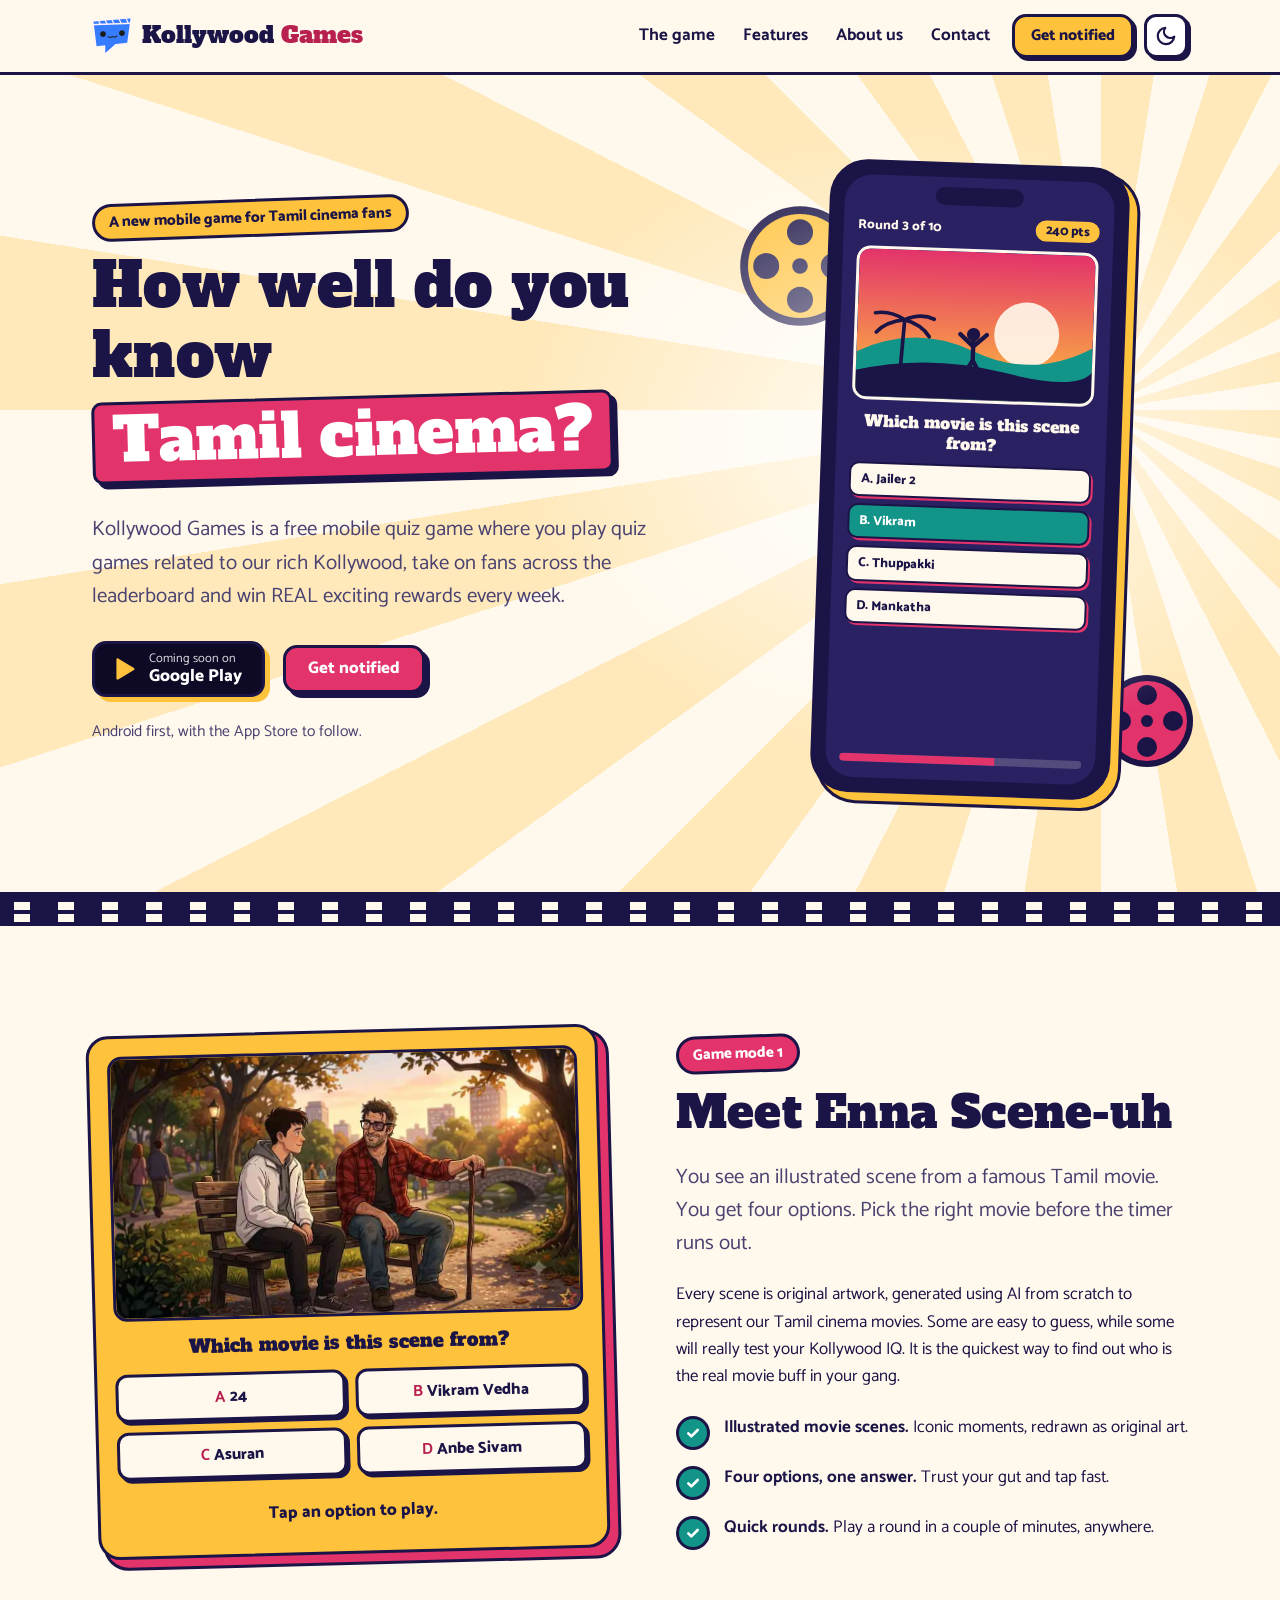
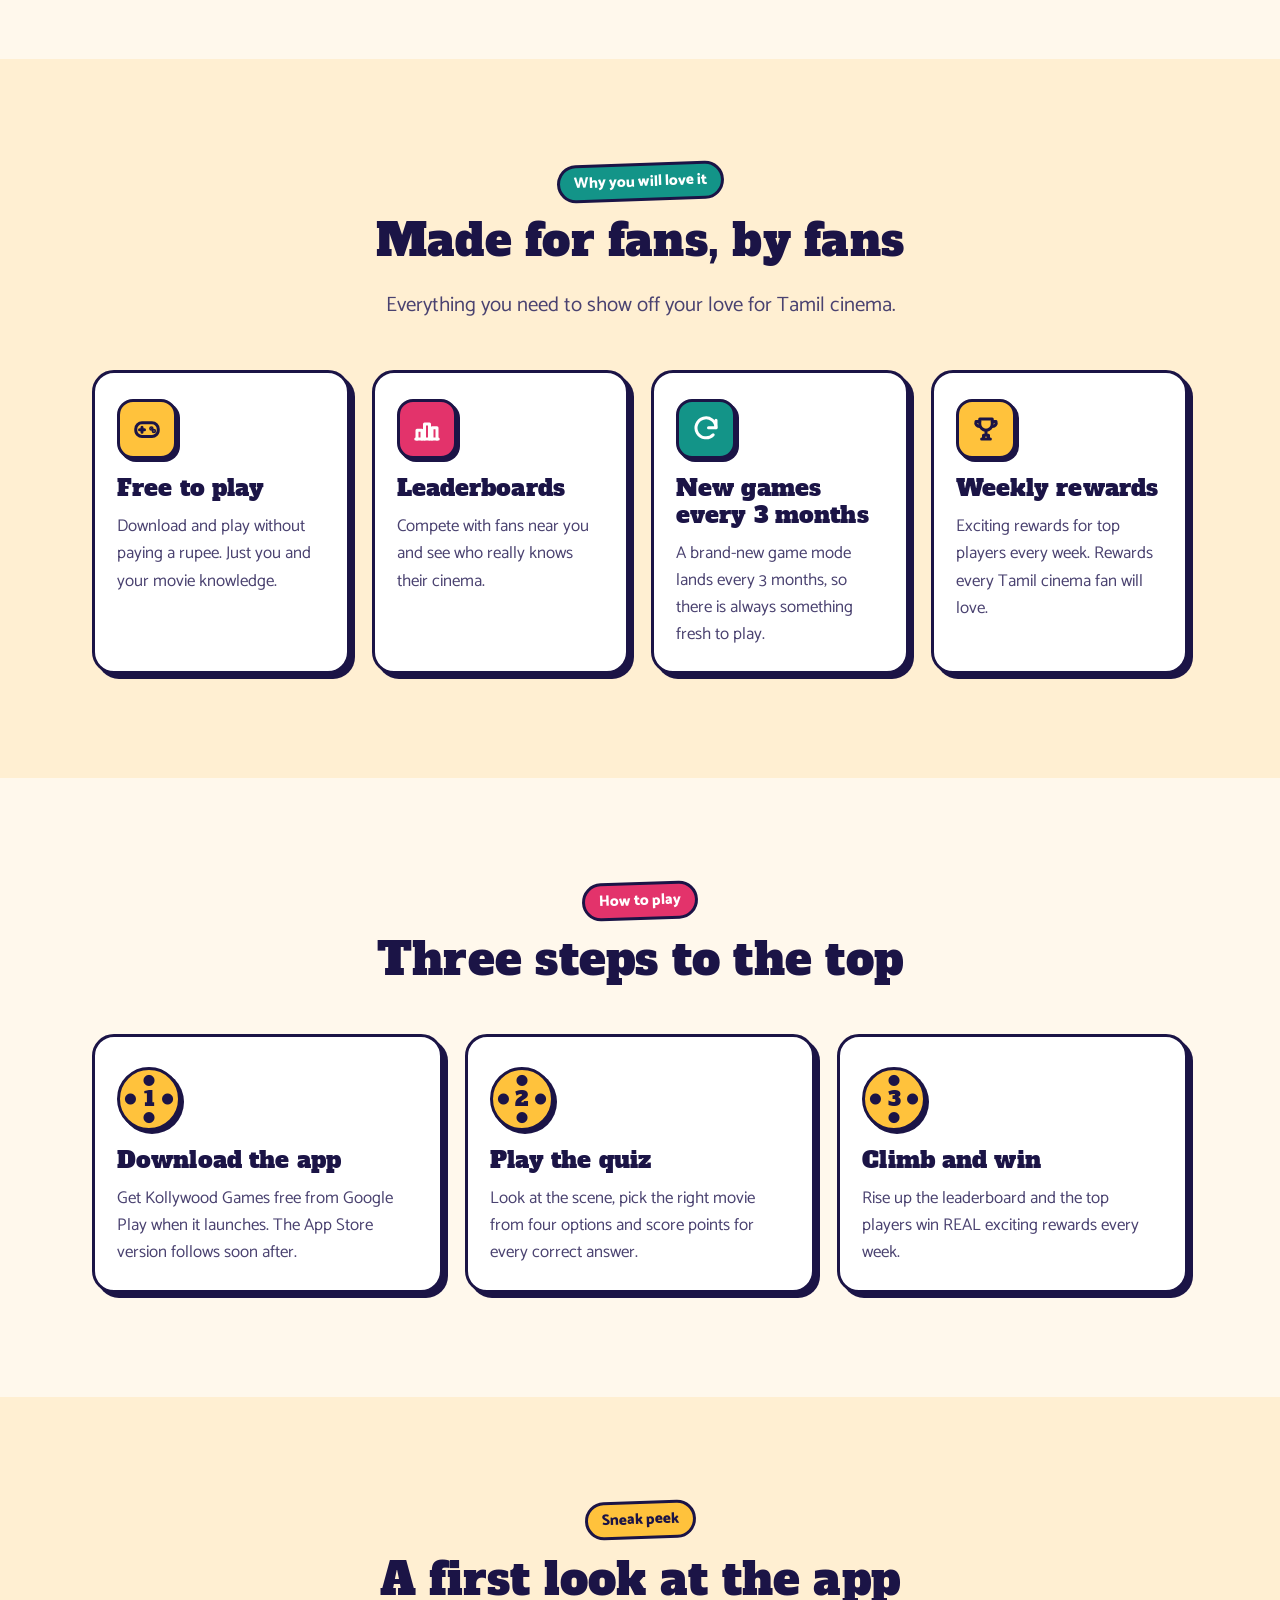
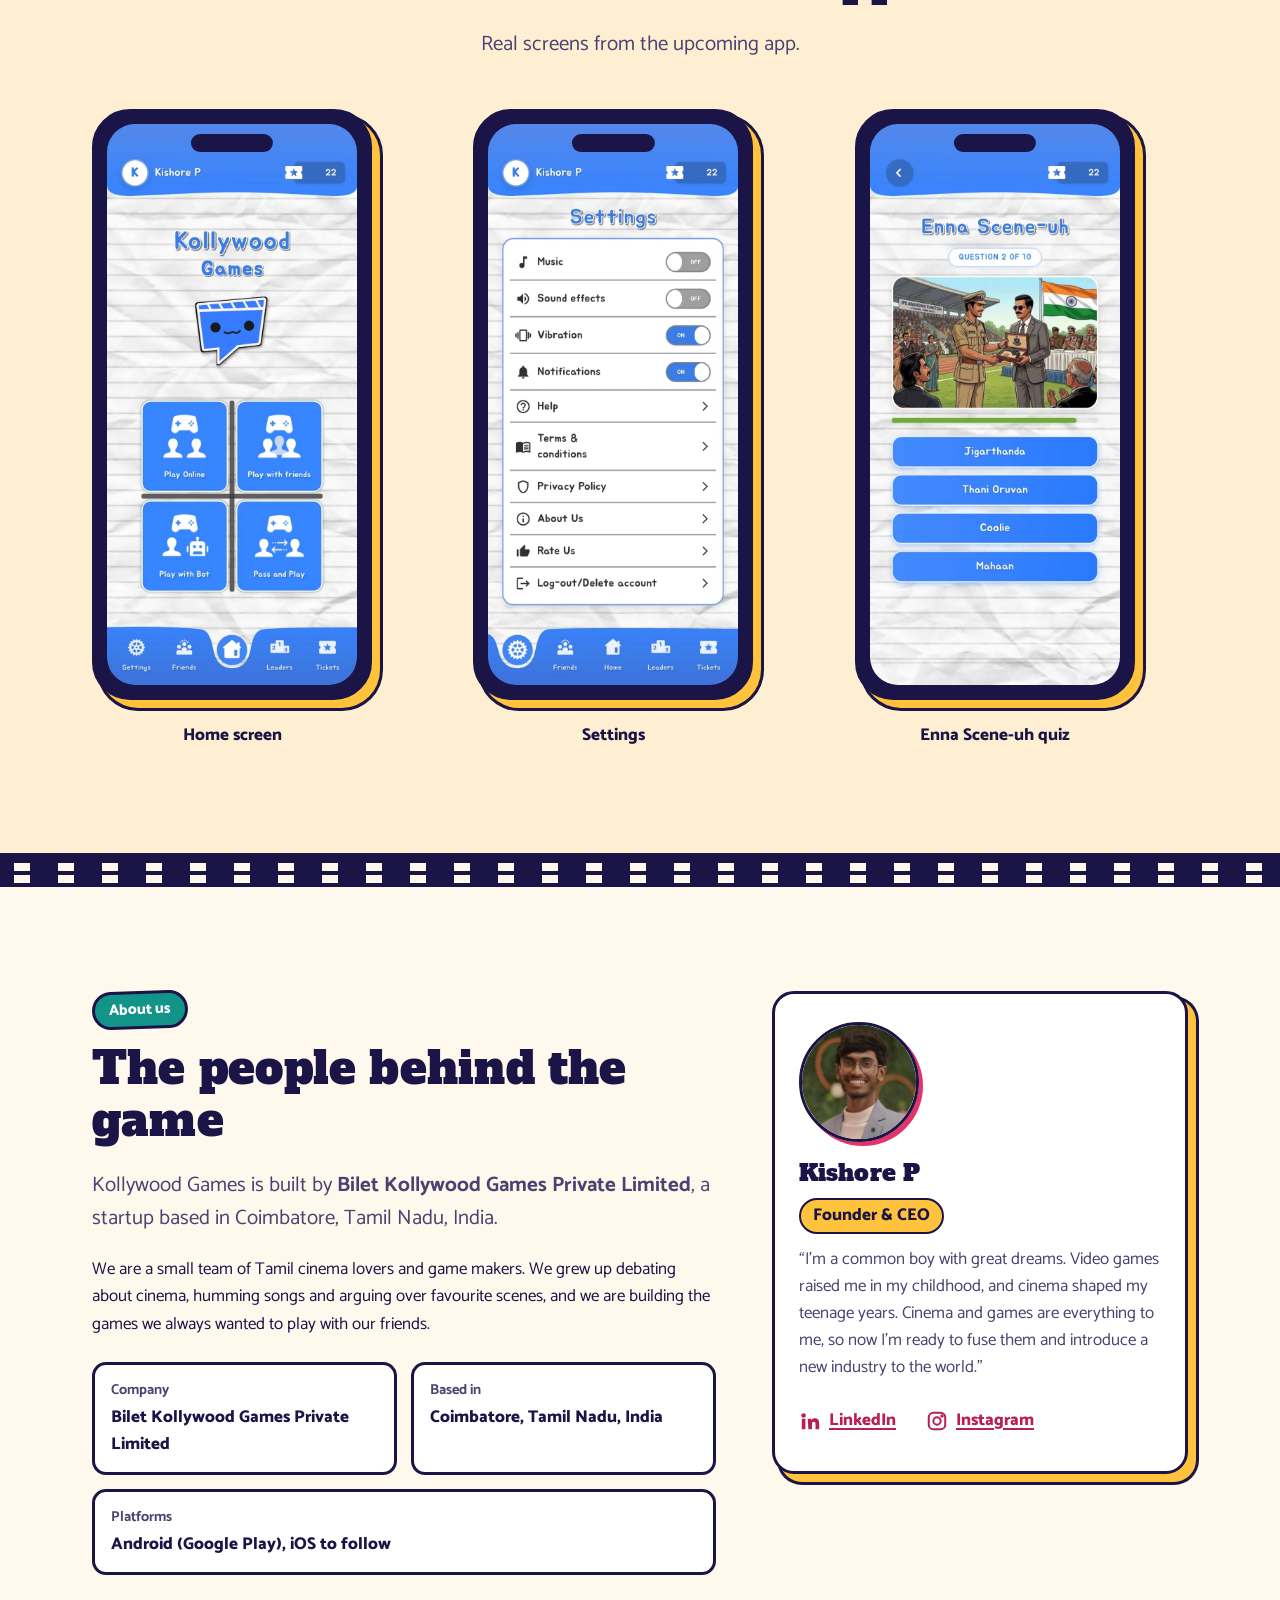
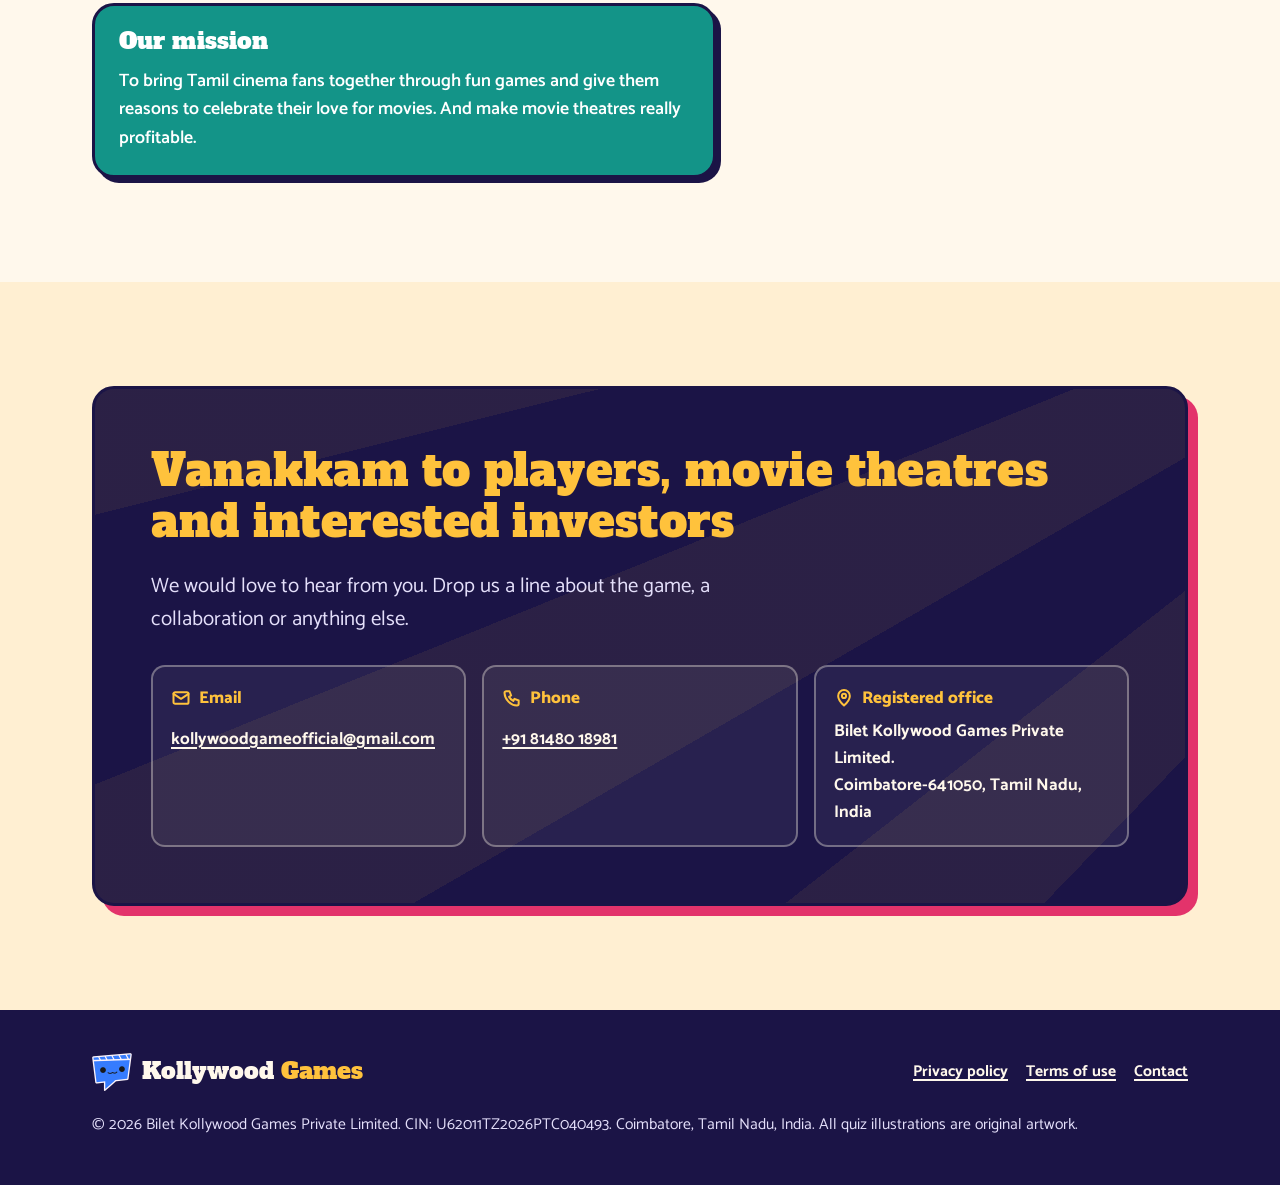
<file: index.html>
<!DOCTYPE html>
<html lang="en-IN">

<head>
  <meta charset="UTF-8">
  <meta name="viewport" content="width=device-width, initial-scale=1">
  <title>Kollywood Games | The mobile quiz game for Tamil cinema fans</title>
  <meta name="description"
    content="Kollywood Games is a free mobile quiz game for Tamil cinema fans. Play Enna Scene-uh: guess the movie from an illustrated scene, climb the leaderboard and win exciting weekly rewards. Coming soon on Google Play. Built by Bilet Kollywood Games Private Limited, Coimbatore.">
  <meta name="theme-color" content="#1B1446">
  <link rel="canonical" href="https://kollywoodgames.com/">

  <!-- Open Graph -->
  <meta property="og:type" content="website">
  <meta property="og:site_name" content="Kollywood Games">
  <meta property="og:title" content="Kollywood Games | How well do you know Tamil cinema?">
  <meta property="og:description"
    content="A free mobile quiz game for Tamil cinema fans. Guess the movie from an illustrated scene, climb the leaderboard and win exciting weekly rewards. Coming soon on Google Play.">
  <meta property="og:url" content="https://kollywoodgames.com/">
  <meta property="og:image" content="https://kollywoodgames.com/images/og-image.png">
  <meta property="og:image:width" content="1200">
  <meta property="og:image:height" content="630">
  <meta property="og:image:alt" content="Kollywood Games: How well do you know Tamil cinema? Coming soon on Google Play.">
  <meta property="og:locale" content="en_IN">

  <!-- Twitter -->
  <meta name="twitter:card" content="summary_large_image">
  <meta name="twitter:title" content="Kollywood Games | How well do you know Tamil cinema?">
  <meta name="twitter:description"
    content="A free mobile quiz game for Tamil cinema fans. Guess the movie, climb the leaderboard, win weekly rewards. Coming soon on Google Play.">
  <meta name="twitter:image" content="https://kollywoodgames.com/images/og-image.png">
  <meta name="twitter:image:alt" content="Kollywood Games: How well do you know Tamil cinema?">

  <!-- Favicon -->
  <link rel="icon" type="image/png" sizes="32x32" href="images/favicon-32.png">
  <link rel="apple-touch-icon" href="images/apple-touch-icon.png">

  <!-- Apply the saved theme before first paint -->
  <script>
    try { var t = localStorage.getItem("kg-theme"); if (t === "light" || t === "dark") document.documentElement.setAttribute("data-theme", t); } catch (e) {}
  </script>

  <!-- Fonts -->
  <link rel="preconnect" href="https://fonts.googleapis.com">
  <link rel="preconnect" href="https://fonts.gstatic.com" crossorigin>
  <link href="https://fonts.googleapis.com/css2?family=Alfa+Slab+One&family=Catamaran:wght@400;600;700;800&display=swap"
    rel="stylesheet">

  <link rel="stylesheet" href="styles.css?v=5">

  <script type="application/ld+json">
  {
    "@context": "https://schema.org",
    "@type": "Organization",
    "name": "Bilet Kollywood Games Private Limited",
    "alternateName": "Kollywood Games",
    "url": "https://kollywoodgames.com/",
    "logo": "https://kollywoodgames.com/images/logo-160.png",
    "description": "A startup building fun mobile games for Tamil cinema fans.",
    "address": {
      "@type": "PostalAddress",
      "addressLocality": "Coimbatore",
      "addressRegion": "Tamil Nadu",
      "addressCountry": "IN"
    }
  }
  </script>
</head>

<body>
  <a class="skip-link" href="#main">Skip to content</a>

  <!-- ================= Header ================= -->
  <header class="site-header">
    <div class="container header-inner">
      <a class="wordmark" href="#top" aria-label="Kollywood Games home">
        <img src="images/logo-160.png" width="40" height="40" alt="">
        <span>Kollywood <span>Games</span></span>
      </a>

      <div class="header-actions">
        <nav id="site-nav" class="site-nav" aria-label="Main">
          <ul>
            <li><a href="#game">The game</a></li>
            <li><a href="#features">Features</a></li>
            <li><a href="#about">About us</a></li>
            <li><a href="#contact">Contact</a></li>
          </ul>
          <a class="btn btn-sm nav-cta"
            href="mailto:kollywoodgameofficial@gmail.com?subject=Notify%20me%20when%20Kollywood%20Games%20launches">Get notified</a>
        </nav>

        <a class="btn btn-sm header-cta"
          href="mailto:kollywoodgameofficial@gmail.com?subject=Notify%20me%20when%20Kollywood%20Games%20launches">Get notified</a>

        <button class="icon-btn theme-toggle" type="button" aria-label="Switch to dark mode">
          <svg class="icon-moon" viewBox="0 0 24 24" fill="none" stroke="currentColor" stroke-width="2.4" stroke-linecap="round" stroke-linejoin="round" aria-hidden="true"><path d="M21 12.8A9 9 0 1 1 11.2 3a7 7 0 0 0 9.8 9.8z"/></svg>
          <svg class="icon-sun" viewBox="0 0 24 24" fill="none" stroke="currentColor" stroke-width="2.4" stroke-linecap="round" aria-hidden="true"><circle cx="12" cy="12" r="4.5"/><path d="M12 2v2.5M12 19.5V22M2 12h2.5M19.5 12H22M4.9 4.9l1.8 1.8M17.3 17.3l1.8 1.8M4.9 19.1l1.8-1.8M17.3 6.7l1.8-1.8"/></svg>
        </button>

        <button class="icon-btn menu-toggle" type="button" aria-expanded="false" aria-controls="site-nav" aria-label="Open menu">
          <svg viewBox="0 0 24 24" fill="none" stroke="currentColor" stroke-width="2.6" stroke-linecap="round" aria-hidden="true"><path d="M4 7h16M4 12h16M4 17h16"/></svg>
        </button>
      </div>
    </div>
  </header>

  <main id="main">
    <!-- ================= Hero ================= -->
    <section class="hero" id="top" aria-labelledby="hero-title">
      <div class="container hero-grid">
        <div>
          <span class="eyebrow eyebrow-gold">A new mobile game for Tamil cinema fans</span>
          <h1 id="hero-title">How well do you know <span class="highlight">Tamil cinema?</span></h1>
          <p class="lead">Kollywood Games is a free mobile quiz game where you play quiz games related to our rich Kollywood, take on fans across the leaderboard and win REAL exciting rewards every week.</p>

          <div class="hero-actions">
            <!-- When the app is live, change this href to your Google Play listing: [Google Play listing URL] -->
            <a class="store-badge"
              href="mailto:kollywoodgameofficial@gmail.com?subject=Notify%20me%20when%20Kollywood%20Games%20is%20on%20Google%20Play"
              aria-label="Coming soon on Google Play. Ask to be notified when it launches.">
              <svg viewBox="0 0 24 24" aria-hidden="true"><path fill="#FFC23C" d="M5 3.2v17.6c0 .8.9 1.3 1.6.9l14.6-8.8c.7-.4.7-1.4 0-1.8L6.6 2.3C5.9 1.9 5 2.4 5 3.2z"/></svg>
              <span><small>Coming soon on</small><strong>Google Play</strong></span>
            </a>
            <a class="btn btn-pink"
              href="mailto:kollywoodgameofficial@gmail.com?subject=Notify%20me%20when%20Kollywood%20Games%20launches">Get notified</a>
          </div>
          <p class="hero-note">Android first, with the App Store to follow.</p>
        </div>

        <div class="hero-visual">
          <svg class="reel reel-1" viewBox="0 0 100 100" aria-hidden="true"><circle cx="50" cy="50" r="46" fill="#1B1446"/><circle cx="50" cy="50" r="40" fill="#FFC23C"/><circle cx="50" cy="24" r="10" fill="#1B1446"/><circle cx="50" cy="76" r="10" fill="#1B1446"/><circle cx="24" cy="50" r="10" fill="#1B1446"/><circle cx="76" cy="50" r="10" fill="#1B1446"/><circle cx="50" cy="50" r="6" fill="#1B1446"/></svg>
          <svg class="reel reel-2" viewBox="0 0 100 100" aria-hidden="true"><circle cx="50" cy="50" r="46" fill="#1B1446"/><circle cx="50" cy="50" r="40" fill="#E3336B"/><circle cx="50" cy="24" r="10" fill="#1B1446"/><circle cx="50" cy="76" r="10" fill="#1B1446"/><circle cx="24" cy="50" r="10" fill="#1B1446"/><circle cx="76" cy="50" r="10" fill="#1B1446"/><circle cx="50" cy="50" r="6" fill="#1B1446"/></svg>

          <div class="phone">
            <div class="phone-screen">
              <!--
                ADD YOUR APP SCREENSHOT HERE
                Replace the whole <div class="mock"> ... </div> block below with:
                <img src="images/screenshot-hero.webp" width="360" height="760"
                     alt="Enna Scene-uh quiz screen showing an illustrated movie scene and four answer options">
                Tip: export at about 720 x 1520 px as WebP to keep it light.
              -->
              <div class="mock" role="img" aria-label="Preview of the Enna Scene-uh quiz screen: an illustrated movie scene with four answer options">
                <div class="mock-top" aria-hidden="true">
                  <span>Round 3 of 10</span>
                  <span class="mock-pill">240 pts</span>
                </div>
                <div class="mock-scene" aria-hidden="true">
                  <svg viewBox="0 0 320 200">
                    <defs>
                      <linearGradient id="sky1" x1="0" y1="0" x2="0" y2="1"><stop offset="0" stop-color="#E3336B"/><stop offset="1" stop-color="#FFC23C"/></linearGradient>
                    </defs>
                    <rect width="320" height="200" fill="url(#sky1)"/>
                    <circle cx="230" cy="110" r="44" fill="#FFF8EC" opacity=".9"/>
                    <path d="M0 140 Q80 100 160 135 T320 125 V200 H0z" fill="#139488"/>
                    <path d="M0 165 Q100 140 200 162 T320 158 V200 H0z" fill="#1B1446"/>
                    <path d="M60 165 l4-70" stroke="#1B1446" stroke-width="5"/>
                    <path d="M64 95 q-26 4-38 18 M64 95 q-20-12-40-8 M64 95 q22-10 40-2 M64 95 q24 6 34 22" stroke="#1B1446" stroke-width="5" fill="none" stroke-linecap="round"/>
                    <circle cx="158" cy="112" r="9" fill="#1B1446"/>
                    <path d="M158 121 v26 M158 128 l-18-16 M158 128 l18-16 M158 147 l-10 18 M158 147 l10 18" stroke="#1B1446" stroke-width="6" stroke-linecap="round"/>
                  </svg>
                </div>
                <p class="mock-q" aria-hidden="true">Which movie is this scene from?</p>
                <ul class="mock-options" aria-hidden="true">
                  <li>A. Jailer 2</li>
                  <li class="is-picked">B. Vikram</li>
                  <li>C. Thuppakki</li>
                  <li>D. Mankatha</li>
                </ul>
                <div class="mock-timer" aria-hidden="true"><span></span></div>
              </div>
            </div>
          </div>
        </div>
      </div>
    </section>

    <div class="film-strip" aria-hidden="true"></div>

    <!-- ================= The game ================= -->
    <section class="section" id="game" aria-labelledby="game-title">
      <div class="container game-grid">
        <div class="banner-card">
          <div class="scene">
            <img src="images/scene-1.webp" width="963" height="537" loading="lazy" decoding="async"
              alt="Illustrated movie scene: a young man in a hoodie and an older man with glasses and a walking stick chat on a park bench at sunset">
          </div>
          <p class="caption" id="quiz-q">Which movie is this scene from?</p>
          <ul class="option-grid" aria-labelledby="quiz-q">
            <li><button type="button" class="quiz-opt"><b>A</b> 24</button></li>
            <li><button type="button" class="quiz-opt"><b>B</b> Vikram Vedha</button></li>
            <li><button type="button" class="quiz-opt"><b>C</b> Asuran</button></li>
            <li><button type="button" class="quiz-opt" data-correct><b>D</b> Anbe Sivam</button></li>
          </ul>
          <div class="quiz-footer">
            <p class="quiz-result" role="status" aria-live="polite">Tap an option to play.</p>
            <button type="button" class="quiz-again" hidden>Play again</button>
          </div>
          <div class="confetti" aria-hidden="true"></div>
        </div>

        <div>
          <span class="eyebrow eyebrow-pink">Game mode 1</span>
          <h2 id="game-title">Meet <span class="nowrap">Enna Scene-uh</span></h2>
          <p class="lead">You see an illustrated scene from a famous Tamil movie. You get four options. Pick the right movie before the timer runs out.</p>
          <p>Every scene is original artwork, generated using AI from scratch to represent our Tamil cinema movies. Some are easy to guess, while some will really test your Kollywood IQ. It is the quickest way to find out who is the real movie buff in your gang.</p>
          <ul class="check-list">
            <li><span class="dot" aria-hidden="true"><svg viewBox="0 0 24 24" fill="none" stroke="currentColor" stroke-width="4" stroke-linecap="round" stroke-linejoin="round"><path d="M5 12.5l4.5 4.5L19 7.5"/></svg></span><span><strong>Illustrated movie scenes.</strong> Iconic moments, redrawn as original art.</span></li>
            <li><span class="dot" aria-hidden="true"><svg viewBox="0 0 24 24" fill="none" stroke="currentColor" stroke-width="4" stroke-linecap="round" stroke-linejoin="round"><path d="M5 12.5l4.5 4.5L19 7.5"/></svg></span><span><strong>Four options, one answer.</strong> Trust your gut and tap fast.</span></li>
            <li><span class="dot" aria-hidden="true"><svg viewBox="0 0 24 24" fill="none" stroke="currentColor" stroke-width="4" stroke-linecap="round" stroke-linejoin="round"><path d="M5 12.5l4.5 4.5L19 7.5"/></svg></span><span><strong>Quick rounds.</strong> Play a round in a couple of minutes, anywhere.</span></li>
          </ul>
        </div>
      </div>
    </section>

    <!-- ================= Features ================= -->
    <section class="section section-alt" id="features" aria-labelledby="features-title">
      <div class="container">
        <div class="section-head center">
          <span class="eyebrow">Why you will love it</span>
          <h2 id="features-title">Made for fans, by fans</h2>
          <p class="lead">Everything you need to show off your love for Tamil cinema.</p>
        </div>

        <ul class="feature-grid">
          <li class="card">
            <div class="card-icon bg-gold" aria-hidden="true"><svg viewBox="0 0 24 24" fill="none" stroke="currentColor" stroke-width="2.4" stroke-linecap="round" stroke-linejoin="round"><rect x="3" y="7" width="18" height="11" rx="5"/><path d="M8 10.5v4M6 12.5h4"/><circle cx="15.5" cy="11.5" r=".6" fill="currentColor"/><circle cx="17.5" cy="13.5" r=".6" fill="currentColor"/></svg></div>
            <h3>Free to play</h3>
            <p>Download and play without paying a rupee. Just you and your movie knowledge.</p>
          </li>
          <li class="card">
            <div class="card-icon bg-pink" aria-hidden="true"><svg viewBox="0 0 24 24" fill="none" stroke="currentColor" stroke-width="2.4" stroke-linecap="round" stroke-linejoin="round"><path d="M4 20V13h4v7M10 20V8h4v12M16 20v-9h4v9"/><path d="M3 20h18"/></svg></div>
            <h3>Leaderboards</h3>
            <p>Compete with fans near you and see who really knows their cinema.</p>
          </li>
          <li class="card">
            <div class="card-icon bg-teal" aria-hidden="true"><svg viewBox="0 0 24 24" fill="none" stroke="currentColor" stroke-width="2.4" stroke-linecap="round" stroke-linejoin="round"><path d="M20 11a8 8 0 1 0-2.3 5.7"/><path d="M20 5v6h-6"/></svg></div>
            <h3>New games every 3 months</h3>
            <p>A brand-new game mode lands every 3 months, so there is always something fresh to play.</p>
          </li>
          <li class="card">
            <div class="card-icon bg-gold" aria-hidden="true"><svg viewBox="0 0 24 24" fill="none" stroke="currentColor" stroke-width="2.4" stroke-linecap="round" stroke-linejoin="round"><path d="M7 4h10v4a5 5 0 0 1-10 0z"/><path d="M7 6H4a3 3 0 0 0 3 4M17 6h3a3 3 0 0 1-3 4"/><path d="M12 13v4M8.5 20h7M10 17h4v3h-4z"/></svg></div>
            <h3>Weekly rewards</h3>
            <p>Exciting rewards for top players every week. Rewards every Tamil cinema fan will love.</p>
          </li>
        </ul>
      </div>
    </section>

    <!-- ================= How to play ================= -->
    <section class="section" id="how-to-play" aria-labelledby="how-title">
      <div class="container">
        <div class="section-head center">
          <span class="eyebrow eyebrow-pink">How to play</span>
          <h2 id="how-title">Three steps to the top</h2>
        </div>

        <ol class="steps">
          <li class="step">
            <div class="step-num" aria-hidden="true">1</div>
            <h3>Download the app</h3>
            <p>Get Kollywood Games free from Google Play when it launches. The App Store version follows soon after.</p>
          </li>
          <li class="step">
            <div class="step-num" aria-hidden="true">2</div>
            <h3>Play the quiz</h3>
            <p>Look at the scene, pick the right movie from four options and score points for every correct answer.</p>
          </li>
          <li class="step">
            <div class="step-num" aria-hidden="true">3</div>
            <h3>Climb and win</h3>
            <p>Rise up the leaderboard and the top players win REAL exciting rewards every week.</p>
          </li>
        </ol>
      </div>
    </section>

    <!-- ================= Screenshots ================= -->
    <section class="section section-alt" id="screenshots" aria-labelledby="shots-title">
      <div class="container">
        <div class="section-head center">
          <span class="eyebrow eyebrow-gold">Sneak peek</span>
          <h2 id="shots-title">A first look at the app</h2>
          <p class="lead">Real screens from the upcoming app.</p>
        </div>

        <ul class="shots">
          <li>
            <figure>
              <div class="phone">
                <div class="phone-screen">
                  <img src="images/screenshot-1.webp" width="712" height="1600" loading="lazy" decoding="async" alt="Kollywood Games home screen with Play online, Play with friends, Play with bot and Pass and play modes">
                </div>
              </div>
              <figcaption>Home screen</figcaption>
            </figure>
          </li>
          <li>
            <figure>
              <div class="phone">
                <div class="phone-screen">
                  <img src="images/screenshot-2.webp" width="712" height="1600" loading="lazy" decoding="async" alt="Kollywood Games settings screen with music, sound, vibration and notification toggles">
                </div>
              </div>
              <figcaption>Settings</figcaption>
            </figure>
          </li>
          <li>
            <figure>
              <div class="phone">
                <div class="phone-screen">
                  <img src="images/screenshot-3.webp" width="712" height="1600" loading="lazy" decoding="async" alt="Enna Scene-uh quiz screen showing an illustrated movie scene and four movie options">
                </div>
              </div>
              <figcaption>Enna Scene-uh quiz</figcaption>
            </figure>
          </li>
        </ul>
      </div>
    </section>

    <div class="film-strip" aria-hidden="true"></div>

    <!-- ================= About us ================= -->
    <section class="section" id="about" aria-labelledby="about-title">
      <div class="container about-grid">
        <div>
          <span class="eyebrow">About us</span>
          <h2 id="about-title">The people behind the game</h2>
          <p class="lead">Kollywood Games is built by <strong>Bilet Kollywood Games Private Limited</strong>, a startup based in Coimbatore, Tamil Nadu, India.</p>
          <p>We are a small team of Tamil cinema lovers and game makers. We grew up debating about cinema, humming songs and arguing over favourite scenes, and we are building the games we always wanted to play with our friends.</p>

          <dl class="facts">
            <div>
              <dt>Company</dt>
              <dd>Bilet Kollywood Games Private Limited</dd>
            </div>
            <div>
              <dt>Based in</dt>
              <dd>Coimbatore, Tamil Nadu, India</dd>
            </div>
            <div>
              <dt>Platforms</dt>
              <dd>Android (Google Play), iOS to follow</dd>
            </div>
          </dl>

          <div class="mission">
            <h3>Our mission</h3>
            <p>To bring Tamil cinema fans together through fun games and give them reasons to celebrate their love for movies. And make movie theatres really profitable.</p>
          </div>
        </div>

        <aside class="founder" aria-labelledby="founder-name">
          <img class="founder-photo" src="images/founder.webp" width="120" height="120" loading="lazy" decoding="async" alt="Photo of Kishore P, Founder and CEO of Kollywood Games">
          <h3 id="founder-name">Kishore P</h3>
          <span class="founder-role">Founder &amp; CEO</span>
          <p>&ldquo;I'm a common boy with great dreams. Video games raised me in my childhood, and cinema shaped my teenage years. Cinema and games are everything to me, so now I'm ready to fuse them and introduce a new industry to the world.&rdquo;</p>
          <div class="founder-links">
            <a class="link-btn" href="https://www.linkedin.com/in/kishore-p-kollywood" rel="noopener" target="_blank">
              <svg viewBox="0 0 24 24" fill="currentColor" aria-hidden="true"><path d="M4.98 3.5a2.5 2.5 0 1 1 0 5 2.5 2.5 0 0 1 0-5zM3 9.5h4V21H3zM9.5 9.5h3.8v1.6h.1c.5-1 1.8-2 3.8-2 4 0 4.8 2.6 4.8 6V21h-4v-5.2c0-1.3 0-2.9-1.8-2.9s-2 1.4-2 2.8V21h-4z"/></svg>
              LinkedIn<span class="visually-hidden"> (opens in a new tab)</span>
            </a>
            <a class="link-btn" href="https://www.instagram.com/kishor.ist" rel="noopener" target="_blank">
              <svg viewBox="0 0 24 24" fill="none" stroke="currentColor" stroke-width="2.2" stroke-linecap="round" stroke-linejoin="round" aria-hidden="true"><rect x="3" y="3" width="18" height="18" rx="5"/><circle cx="12" cy="12" r="4"/><circle cx="17.5" cy="6.5" r=".8" fill="currentColor"/></svg>
              Instagram<span class="visually-hidden"> (opens in a new tab)</span>
            </a>
          </div>
        </aside>
      </div>
    </section>

    <!-- ================= Contact ================= -->
    <section class="section section-alt" id="contact" aria-labelledby="contact-title">
      <div class="container">
        <div class="contact-panel">
          <h2 id="contact-title">Vanakkam to players, movie theatres and interested investors</h2>
          <p class="lead">We would love to hear from you. Drop us a line about the game, a collaboration or anything else.</p>

          <ul class="contact-list">
            <li>
              <span class="label"><svg viewBox="0 0 24 24" fill="none" stroke="currentColor" stroke-width="2.4" stroke-linecap="round" stroke-linejoin="round" aria-hidden="true"><rect x="3" y="5" width="18" height="14" rx="2"/><path d="M3 7l9 6 9-6"/></svg>Email</span>
              <a href="mailto:kollywoodgameofficial@gmail.com">kollywoodgameofficial@gmail.com</a>
            </li>
            <li>
              <span class="label"><svg viewBox="0 0 24 24" fill="none" stroke="currentColor" stroke-width="2.4" stroke-linecap="round" stroke-linejoin="round" aria-hidden="true"><path d="M5 4h4l2 5-2.5 1.5a11 11 0 0 0 5 5L15 13l5 2v4a2 2 0 0 1-2 2A16 16 0 0 1 3 6a2 2 0 0 1 2-2"/></svg>Phone</span>
              <a href="tel:+918148018981">+91 81480 18981</a>
            </li>
            <li>
              <span class="label"><svg viewBox="0 0 24 24" fill="none" stroke="currentColor" stroke-width="2.4" stroke-linecap="round" stroke-linejoin="round" aria-hidden="true"><path d="M12 21s-7-6.2-7-11.5a7 7 0 0 1 14 0C19 14.8 12 21 12 21z"/><circle cx="12" cy="9.5" r="2.5"/></svg>Registered office</span>
              <address>Bilet Kollywood Games Private Limited.<br>Coimbatore-641050, Tamil Nadu, India</address>
            </li>
          </ul>
        </div>
      </div>
    </section>
  </main>

  <!-- ================= Footer ================= -->
  <footer class="site-footer">
    <div class="container">
      <div class="footer-top">
        <a class="wordmark" href="#top" aria-label="Kollywood Games, back to top">
          <img src="images/logo-160.png" width="40" height="40" alt="" loading="lazy">
          <span>Kollywood <span>Games</span></span>
        </a>
        <ul class="footer-links">
          <li><a href="privacy-policy.html">Privacy policy</a></li>
          <li><a href="terms.html">Terms of use</a></li>
          <li><a href="#contact">Contact</a></li>
        </ul>
      </div>
      <p>&copy; 2026 Bilet Kollywood Games Private Limited. CIN: U62011TZ2026PTC040493. Coimbatore, Tamil Nadu, India. All quiz illustrations are original artwork.</p>
    </div>
  </footer>

  <script src="script.js?v=5" defer></script>
</body>

</html>
</file>
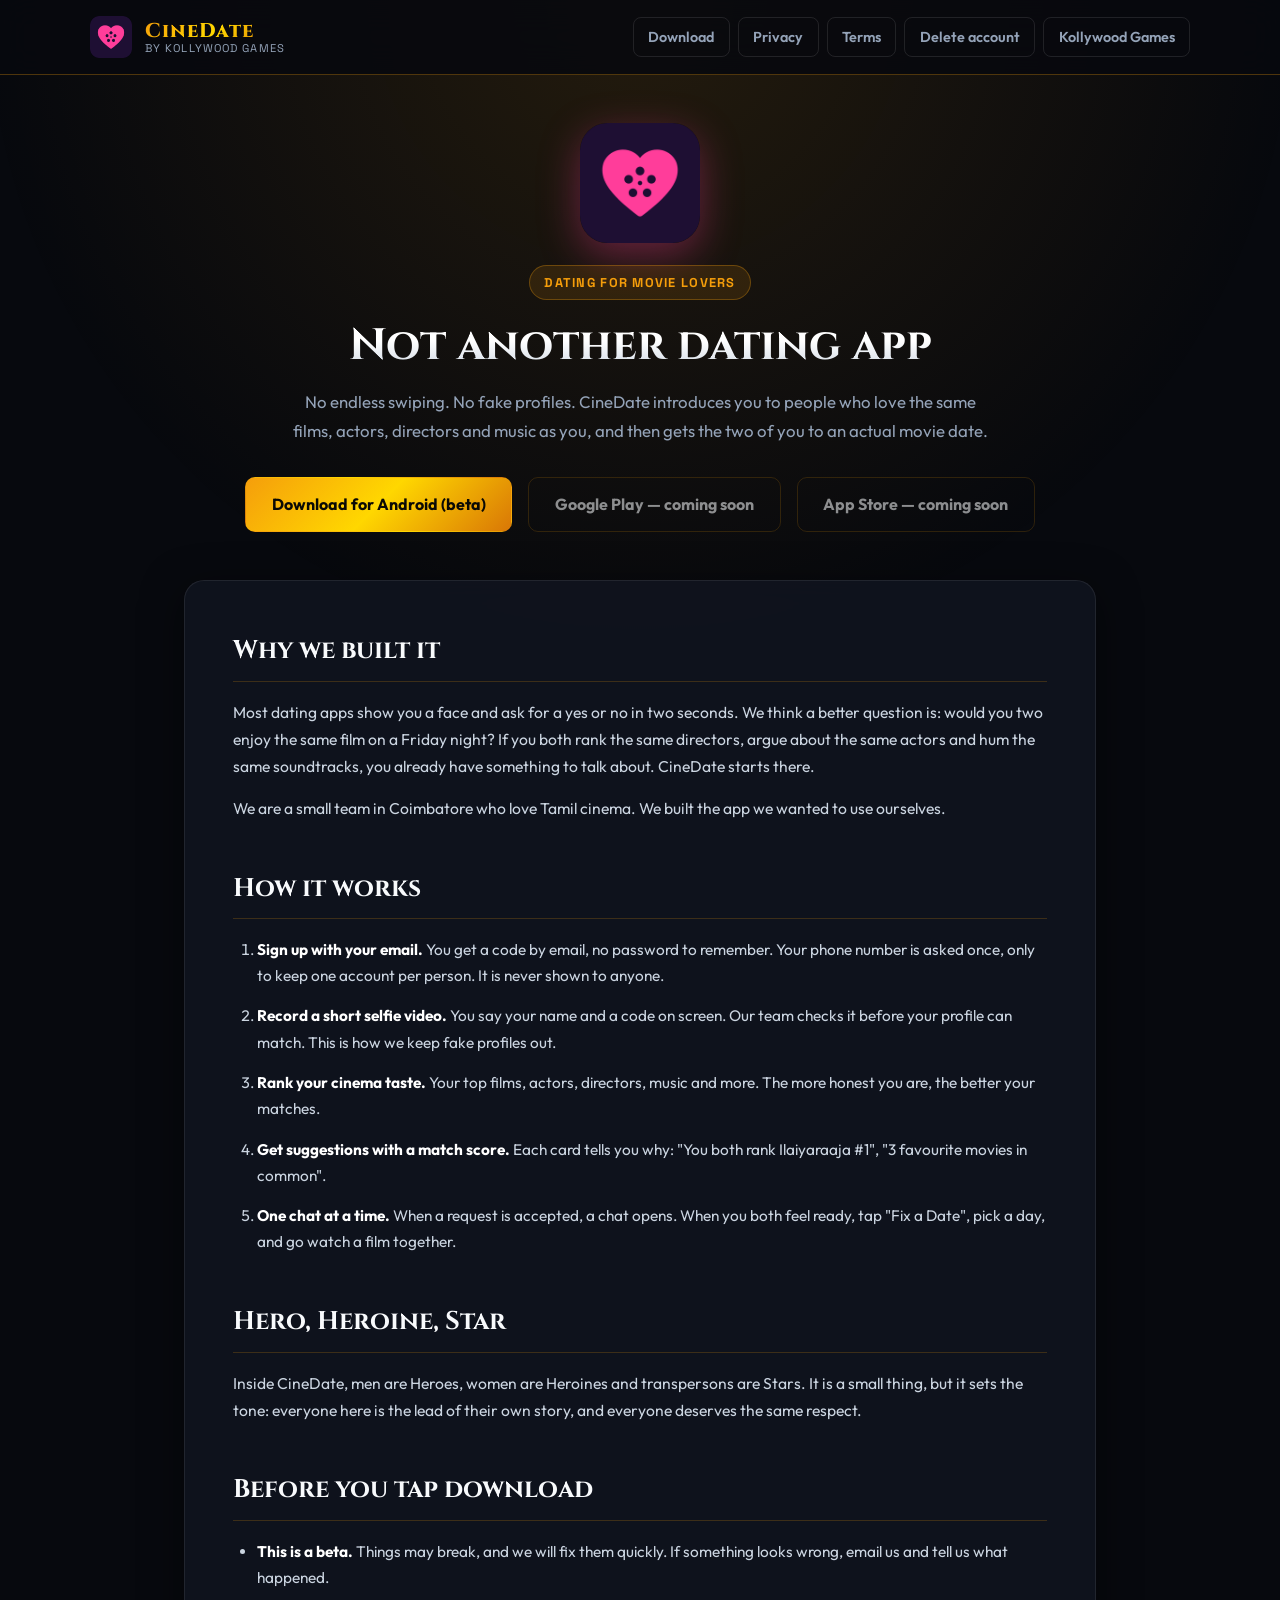
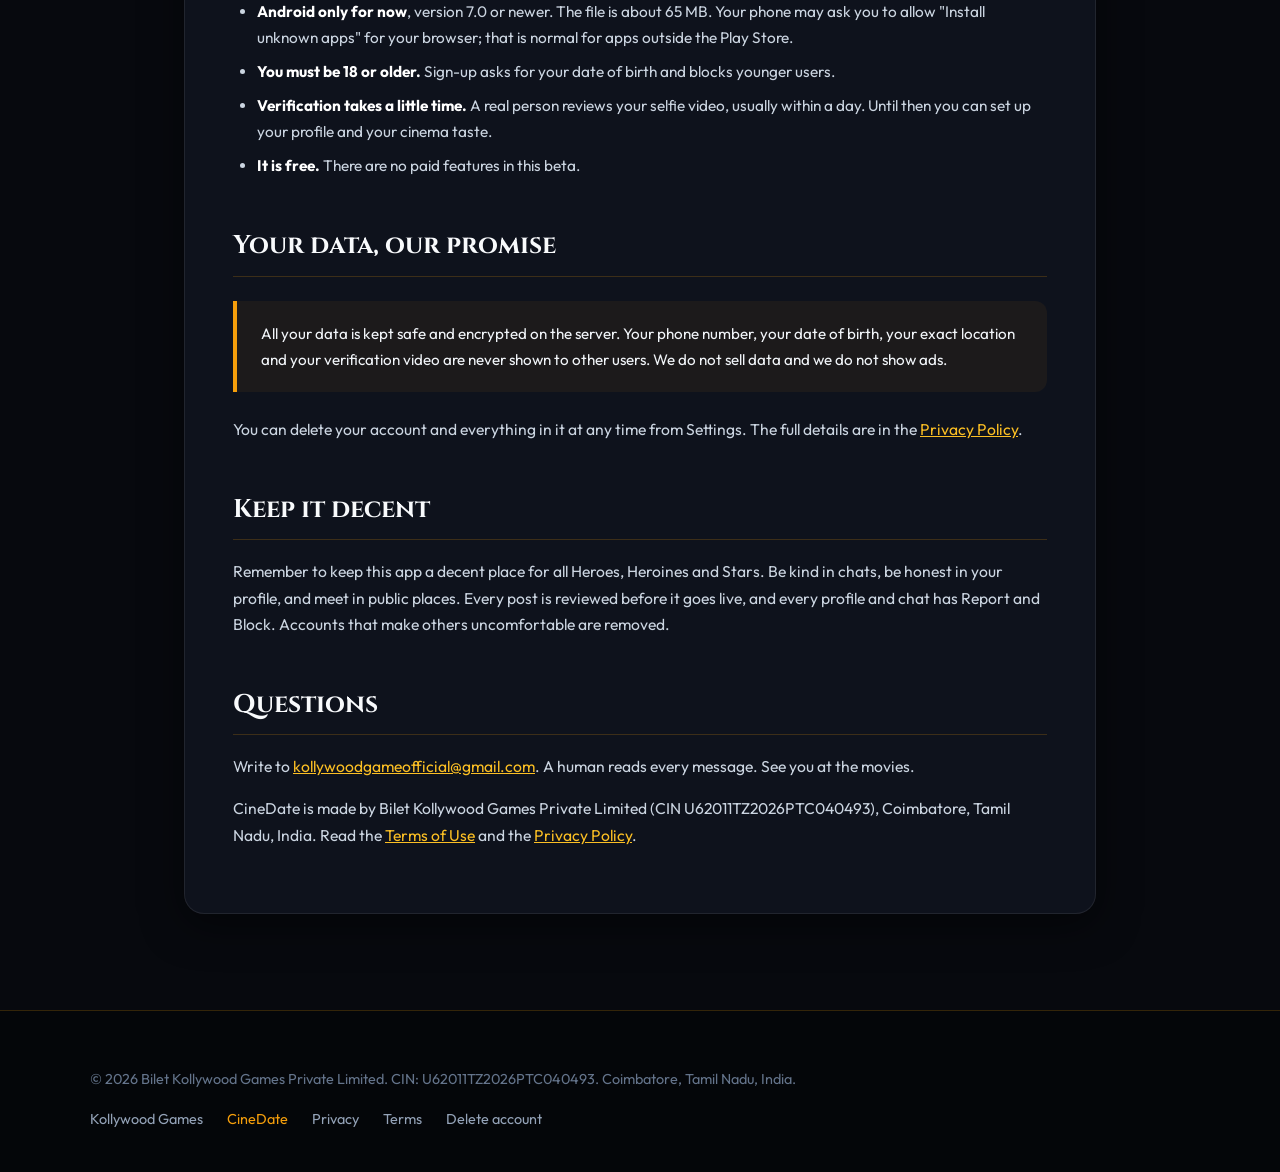
<file: cinedate/index.html>
<!DOCTYPE html>
<html lang="en">
<head>
  <meta charset="UTF-8">
  <meta name="viewport" content="width=device-width, initial-scale=1.0, maximum-scale=5.0">
  <title>CineDate | Not another dating app</title>
  <meta name="description" content="CineDate matches people by the films, actors, directors and music they love. Verified profiles, one chat at a time, and a real date night at the theatre. By Kollywood Games, Coimbatore.">
  <link rel="icon" type="image/png" href="favicon.png">
  <link rel="apple-touch-icon" href="logo-512.png">
  <link rel="preconnect" href="https://fonts.googleapis.com">
  <link rel="preconnect" href="https://fonts.gstatic.com" crossorigin>
  <link href="https://fonts.googleapis.com/css2?family=Cinzel:wght@600;700;800;900&family=Outfit:wght@300;400;500;600;700;800;900&family=Space+Grotesk:wght@500;600;700&display=swap" rel="stylesheet">
  <link rel="stylesheet" href="cinedate.css?v=3">
</head>
<body>
  <div class="bg-beam"></div>

  <header>
    <div class="nav-container">
      <a href="index.html" class="brand-link">
        <img src="logo-160.png" alt="CineDate logo" class="brand-logo">
        <span class="brand-text"><span class="brand-title">CineDate</span><span class="brand-sub">by Kollywood Games</span></span>
      </a>
      <nav class="nav-links">
        <a href="#download" class="nav-btn">Download</a>
        <a href="privacy.html" class="nav-btn">Privacy</a>
        <a href="terms.html" class="nav-btn">Terms</a>
        <a href="delete-account.html" class="nav-btn">Delete account</a>
        <a href="../index.html" class="nav-btn">Kollywood Games</a>
      </nav>
    </div>
  </header>

  <main>
    <section class="policy-hero">
      <img src="logo-512.png" alt="" width="120" height="120" class="hero-logo">
      <span class="policy-badge">Dating for movie lovers</span>
      <h1>Not another dating app</h1>
      <p>No endless swiping. No fake profiles. CineDate introduces you to people who love the same films, actors, directors and music as you, and then gets the two of you to an actual movie date.</p>
      <div class="cta-row" id="download">
        <a class="cta-btn primary" href="https://github.com/CodinAtheist/kollywoodgames/releases/latest/download/cinedate.apk">Download for Android (beta)</a>
        <a class="cta-btn disabled" aria-disabled="true">Google Play — coming soon</a>
        <a class="cta-btn disabled" aria-disabled="true">App Store — coming soon</a>
      </div>
    </section>

    <div class="policy-content">
      <section class="policy-section">
        <h2>Why we built it</h2>
        <p>Most dating apps show you a face and ask for a yes or no in two seconds. We think a better question is: would you two enjoy the same film on a Friday night? If you both rank the same directors, argue about the same actors and hum the same soundtracks, you already have something to talk about. CineDate starts there.</p>
        <p>We are a small team in Coimbatore who love Tamil cinema. We built the app we wanted to use ourselves.</p>
      </section>

      <section class="policy-section">
        <h2>How it works</h2>
        <ol>
          <li><strong>Sign up with your email.</strong> You get a code by email, no password to remember. Your phone number is asked once, only to keep one account per person. It is never shown to anyone.</li>
          <li><strong>Record a short selfie video.</strong> You say your name and a code on screen. Our team checks it before your profile can match. This is how we keep fake profiles out.</li>
          <li><strong>Rank your cinema taste.</strong> Your top films, actors, directors, music and more. The more honest you are, the better your matches.</li>
          <li><strong>Get suggestions with a match score.</strong> Each card tells you why: "You both rank Ilaiyaraaja #1", "3 favourite movies in common".</li>
          <li><strong>One chat at a time.</strong> When a request is accepted, a chat opens. When you both feel ready, tap "Fix a Date", pick a day, and go watch a film together.</li>
        </ol>
      </section>

      <section class="policy-section">
        <h2>Hero, Heroine, Star</h2>
        <p>Inside CineDate, men are Heroes, women are Heroines and transpersons are Stars. It is a small thing, but it sets the tone: everyone here is the lead of their own story, and everyone deserves the same respect.</p>
      </section>

      <section class="policy-section">
        <h2>Before you tap download</h2>
        <ul>
          <li><strong>This is a beta.</strong> Things may break, and we will fix them quickly. If something looks wrong, email us and tell us what happened.</li>
          <li><strong>Android only for now</strong>, version 7.0 or newer. The file is about 65 MB. Your phone may ask you to allow "Install unknown apps" for your browser; that is normal for apps outside the Play Store.</li>
          <li><strong>You must be 18 or older.</strong> Sign-up asks for your date of birth and blocks younger users.</li>
          <li><strong>Verification takes a little time.</strong> A real person reviews your selfie video, usually within a day. Until then you can set up your profile and your cinema taste.</li>
          <li><strong>It is free.</strong> There are no paid features in this beta.</li>
        </ul>
      </section>

      <section class="policy-section">
        <h2>Your data, our promise</h2>
        <div class="callout-box">
          <p>All your data is kept safe and encrypted on the server. Your phone number, your date of birth, your exact location and your verification video are never shown to other users. We do not sell data and we do not show ads.</p>
        </div>
        <p>You can delete your account and everything in it at any time from Settings. The full details are in the <a href="privacy.html">Privacy Policy</a>.</p>
      </section>

      <section class="policy-section">
        <h2>Keep it decent</h2>
        <p>Remember to keep this app a decent place for all Heroes, Heroines and Stars. Be kind in chats, be honest in your profile, and meet in public places. Every post is reviewed before it goes live, and every profile and chat has Report and Block. Accounts that make others uncomfortable are removed.</p>
      </section>

      <section class="policy-section">
        <h2>Questions</h2>
        <p>Write to <a href="mailto:kollywoodgameofficial@gmail.com">kollywoodgameofficial@gmail.com</a>. A human reads every message. See you at the movies.</p>
        <p>CineDate is made by Bilet Kollywood Games Private Limited (CIN U62011TZ2026PTC040493), Coimbatore, Tamil Nadu, India. Read the <a href="terms.html">Terms of Use</a> and the <a href="privacy.html">Privacy Policy</a>.</p>
      </section>
    </div>
  </main>

  <footer>
    <div class="footer-container">
      <div class="footer-bottom">
        <div>&copy; 2026 Bilet Kollywood Games Private Limited. CIN: U62011TZ2026PTC040493. Coimbatore, Tamil Nadu, India.</div>
        <div class="footer-links">
          <a href="../index.html">Kollywood Games</a>
          <a href="index.html" class="active">CineDate</a>
          <a href="privacy.html">Privacy</a>
          <a href="terms.html">Terms</a>
          <a href="delete-account.html">Delete account</a>
        </div>
      </div>
    </div>
  </footer>
</body>
</html>
</file>
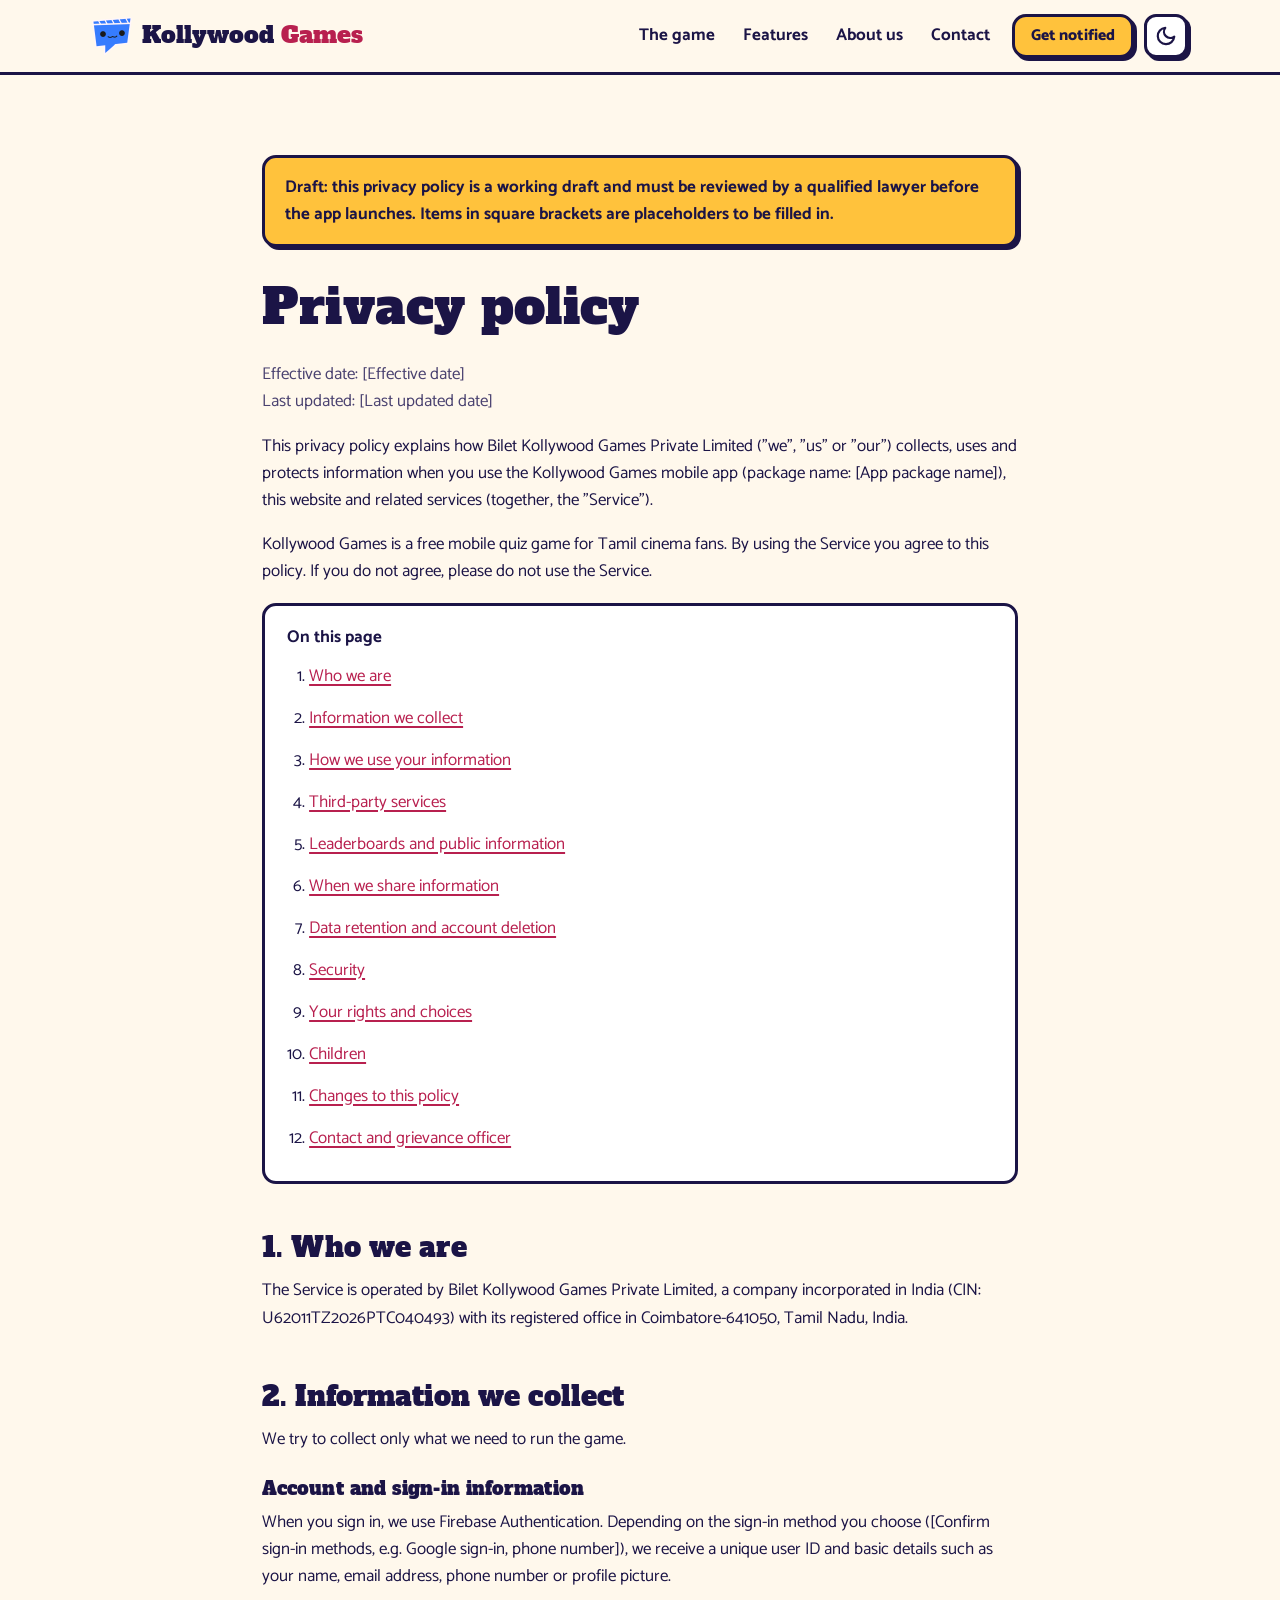
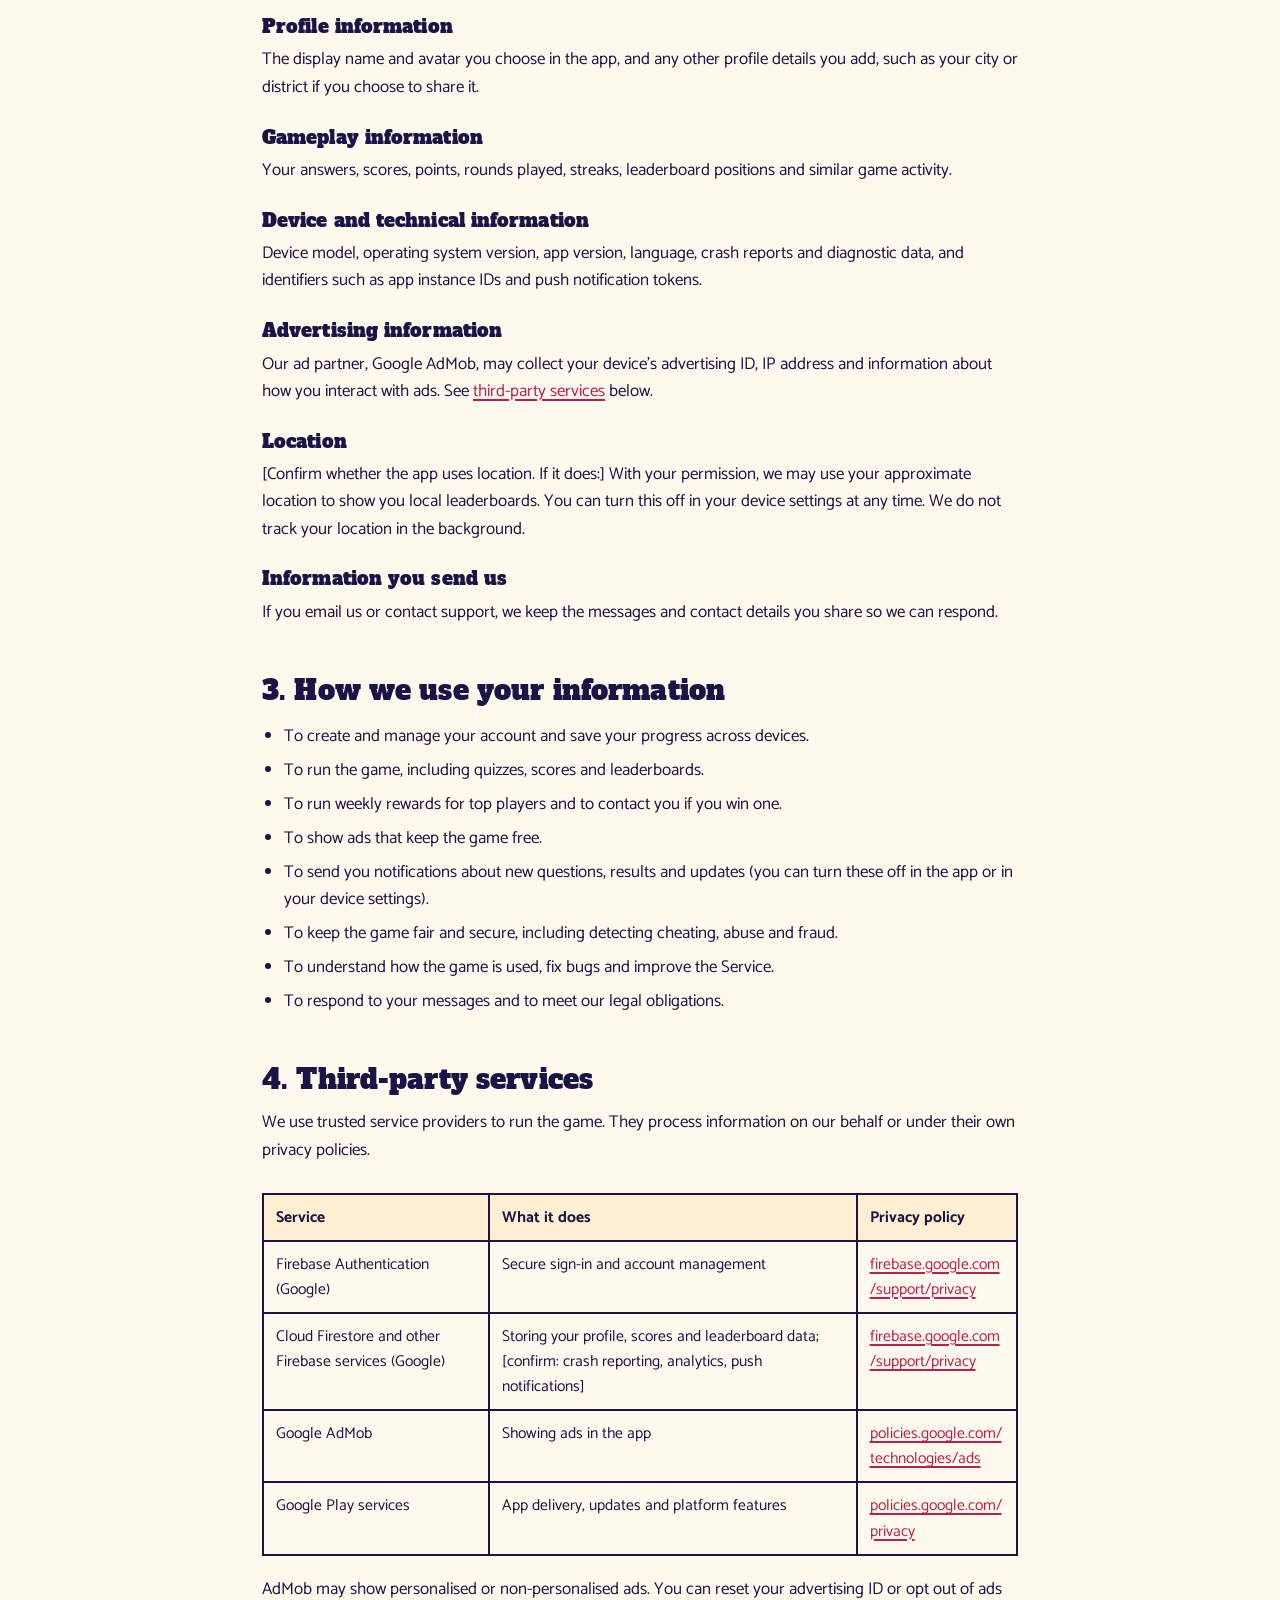
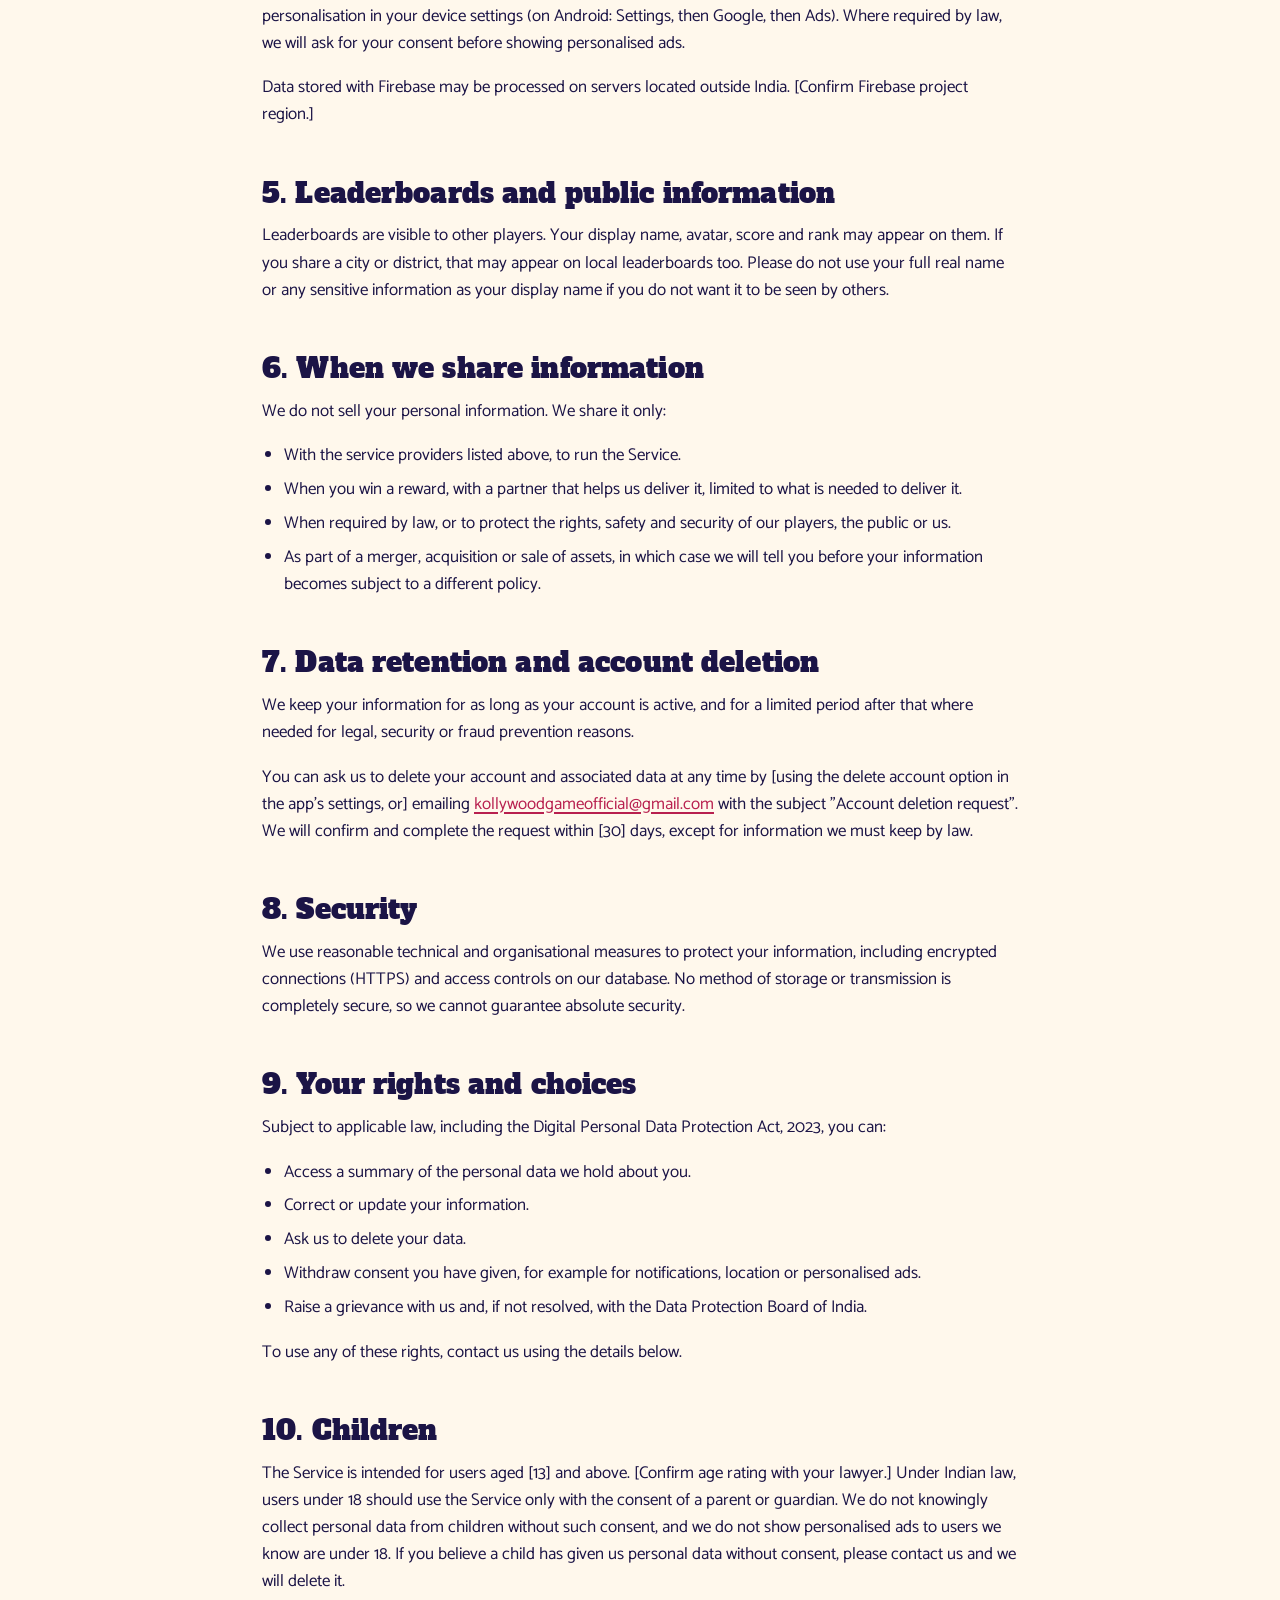
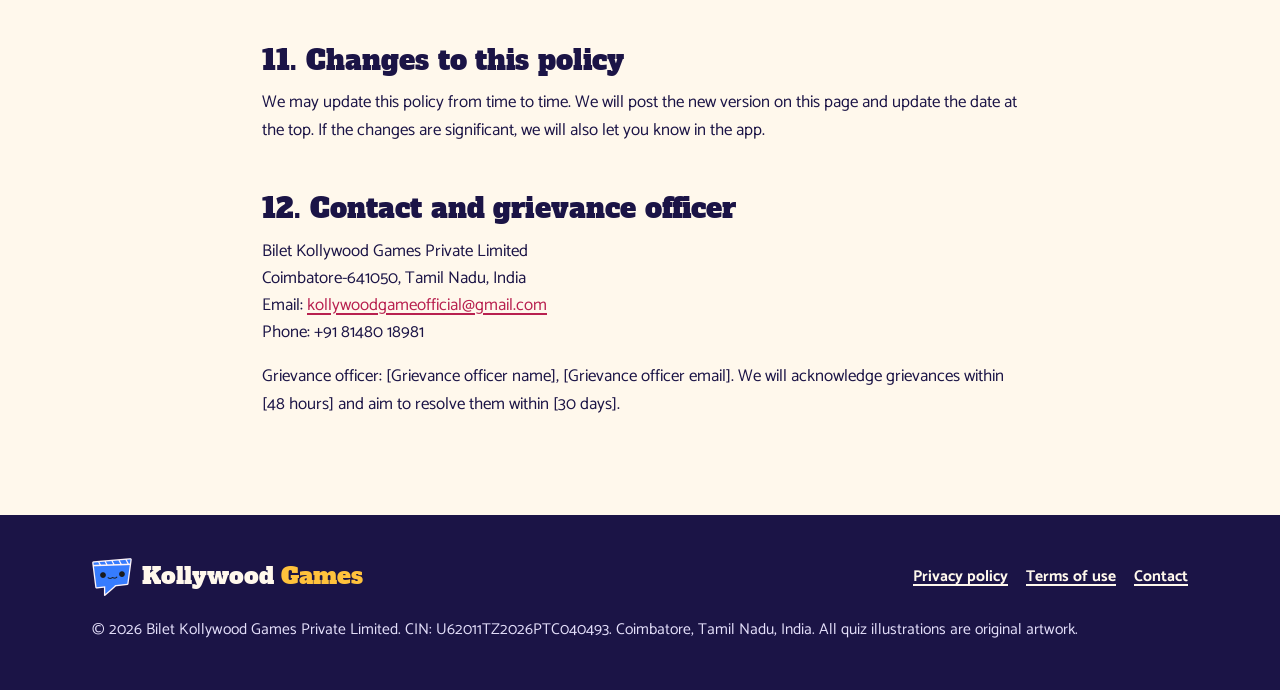
<file: privacy-policy.html>
<!DOCTYPE html>
<html lang="en-IN">

<head>
  <meta charset="UTF-8">
  <meta name="viewport" content="width=device-width, initial-scale=1">
  <title>Privacy policy | Kollywood Games</title>
  <meta name="description"
    content="Privacy policy for the Kollywood Games mobile quiz app by Bilet Kollywood Games Private Limited: what data we collect, how we use Firebase, Google AdMob and leaderboards, and your choices.">
  <meta name="theme-color" content="#1B1446">
  <link rel="canonical" href="https://kollywoodgames.com/privacy-policy.html">

  <meta property="og:type" content="website">
  <meta property="og:site_name" content="Kollywood Games">
  <meta property="og:title" content="Privacy policy | Kollywood Games">
  <meta property="og:description" content="How the Kollywood Games mobile quiz app handles your data.">
  <meta property="og:url" content="https://kollywoodgames.com/privacy-policy.html">
  <meta property="og:image" content="https://kollywoodgames.com/images/og-image.png">
  <meta name="twitter:card" content="summary_large_image">
  <meta name="twitter:title" content="Privacy policy | Kollywood Games">
  <meta name="twitter:description" content="How the Kollywood Games mobile quiz app handles your data.">
  <meta name="twitter:image" content="https://kollywoodgames.com/images/og-image.png">

  <link rel="icon" type="image/png" sizes="32x32" href="images/favicon-32.png">
  <link rel="apple-touch-icon" href="images/apple-touch-icon.png">

  <script>
    try { var t = localStorage.getItem("kg-theme"); if (t === "light" || t === "dark") document.documentElement.setAttribute("data-theme", t); } catch (e) {}
  </script>

  <link rel="preconnect" href="https://fonts.googleapis.com">
  <link rel="preconnect" href="https://fonts.gstatic.com" crossorigin>
  <link href="https://fonts.googleapis.com/css2?family=Alfa+Slab+One&family=Catamaran:wght@400;600;700;800&display=swap"
    rel="stylesheet">
  <link rel="stylesheet" href="styles.css?v=5">
</head>

<body>
  <a class="skip-link" href="#main">Skip to content</a>

  <header class="site-header">
    <div class="container header-inner">
      <a class="wordmark" href="index.html" aria-label="Kollywood Games home">
        <img src="images/logo-160.png" width="40" height="40" alt="">
        <span>Kollywood <span>Games</span></span>
      </a>

      <div class="header-actions">
        <nav id="site-nav" class="site-nav" aria-label="Main">
          <ul>
            <li><a href="index.html#game">The game</a></li>
            <li><a href="index.html#features">Features</a></li>
            <li><a href="index.html#about">About us</a></li>
            <li><a href="index.html#contact">Contact</a></li>
          </ul>
          <a class="btn btn-sm nav-cta"
            href="mailto:kollywoodgameofficial@gmail.com?subject=Notify%20me%20when%20Kollywood%20Games%20launches">Get notified</a>
        </nav>

        <a class="btn btn-sm header-cta"
          href="mailto:kollywoodgameofficial@gmail.com?subject=Notify%20me%20when%20Kollywood%20Games%20launches">Get notified</a>

        <button class="icon-btn theme-toggle" type="button" aria-label="Switch to dark mode">
          <svg class="icon-moon" viewBox="0 0 24 24" fill="none" stroke="currentColor" stroke-width="2.4" stroke-linecap="round" stroke-linejoin="round" aria-hidden="true"><path d="M21 12.8A9 9 0 1 1 11.2 3a7 7 0 0 0 9.8 9.8z"/></svg>
          <svg class="icon-sun" viewBox="0 0 24 24" fill="none" stroke="currentColor" stroke-width="2.4" stroke-linecap="round" aria-hidden="true"><circle cx="12" cy="12" r="4.5"/><path d="M12 2v2.5M12 19.5V22M2 12h2.5M19.5 12H22M4.9 4.9l1.8 1.8M17.3 17.3l1.8 1.8M4.9 19.1l1.8-1.8M17.3 6.7l1.8-1.8"/></svg>
        </button>

        <button class="icon-btn menu-toggle" type="button" aria-expanded="false" aria-controls="site-nav" aria-label="Open menu">
          <svg viewBox="0 0 24 24" fill="none" stroke="currentColor" stroke-width="2.6" stroke-linecap="round" aria-hidden="true"><path d="M4 7h16M4 12h16M4 17h16"/></svg>
        </button>
      </div>
    </div>
  </header>

  <main id="main" class="legal">
    <div class="container">
      <p class="draft-note" role="note">Draft: this privacy policy is a working draft and must be reviewed by a qualified lawyer before the app launches. Items in square brackets are placeholders to be filled in.</p>

      <h1>Privacy policy</h1>
      <p class="meta">Effective date: [Effective date]<br>Last updated: [Last updated date]</p>

      <p>This privacy policy explains how Bilet Kollywood Games Private Limited ("we", "us" or "our") collects, uses and protects information when you use the Kollywood Games mobile app (package name: [App package name]), this website and related services (together, the "Service").</p>
      <p>Kollywood Games is a free mobile quiz game for Tamil cinema fans. By using the Service you agree to this policy. If you do not agree, please do not use the Service.</p>

      <nav class="toc" aria-label="On this page">
        <strong>On this page</strong>
        <ol>
          <li><a href="#who-we-are">Who we are</a></li>
          <li><a href="#what-we-collect">Information we collect</a></li>
          <li><a href="#how-we-use">How we use your information</a></li>
          <li><a href="#third-parties">Third-party services</a></li>
          <li><a href="#leaderboards">Leaderboards and public information</a></li>
          <li><a href="#sharing">When we share information</a></li>
          <li><a href="#retention">Data retention and account deletion</a></li>
          <li><a href="#security">Security</a></li>
          <li><a href="#your-rights">Your rights and choices</a></li>
          <li><a href="#children">Children</a></li>
          <li><a href="#changes">Changes to this policy</a></li>
          <li><a href="#contact">Contact and grievance officer</a></li>
        </ol>
      </nav>

      <h2 id="who-we-are">1. Who we are</h2>
      <p>The Service is operated by Bilet Kollywood Games Private Limited, a company incorporated in India (CIN: U62011TZ2026PTC040493) with its registered office in Coimbatore-641050, Tamil Nadu, India.</p>

      <h2 id="what-we-collect">2. Information we collect</h2>
      <p>We try to collect only what we need to run the game.</p>

      <h3>Account and sign-in information</h3>
      <p>When you sign in, we use Firebase Authentication. Depending on the sign-in method you choose ([Confirm sign-in methods, e.g. Google sign-in, phone number]), we receive a unique user ID and basic details such as your name, email address, phone number or profile picture.</p>

      <h3>Profile information</h3>
      <p>The display name and avatar you choose in the app, and any other profile details you add, such as your city or district if you choose to share it.</p>

      <h3>Gameplay information</h3>
      <p>Your answers, scores, points, rounds played, streaks, leaderboard positions and similar game activity.</p>

      <h3>Device and technical information</h3>
      <p>Device model, operating system version, app version, language, crash reports and diagnostic data, and identifiers such as app instance IDs and push notification tokens.</p>

      <h3>Advertising information</h3>
      <p>Our ad partner, Google AdMob, may collect your device's advertising ID, IP address and information about how you interact with ads. See <a href="#third-parties">third-party services</a> below.</p>

      <h3>Location</h3>
      <p>[Confirm whether the app uses location. If it does:] With your permission, we may use your approximate location to show you local leaderboards. You can turn this off in your device settings at any time. We do not track your location in the background.</p>

      <h3>Information you send us</h3>
      <p>If you email us or contact support, we keep the messages and contact details you share so we can respond.</p>

      <h2 id="how-we-use">3. How we use your information</h2>
      <ul>
        <li>To create and manage your account and save your progress across devices.</li>
        <li>To run the game, including quizzes, scores and leaderboards.</li>
        <li>To run weekly rewards for top players and to contact you if you win one.</li>
        <li>To show ads that keep the game free.</li>
        <li>To send you notifications about new questions, results and updates (you can turn these off in the app or in your device settings).</li>
        <li>To keep the game fair and secure, including detecting cheating, abuse and fraud.</li>
        <li>To understand how the game is used, fix bugs and improve the Service.</li>
        <li>To respond to your messages and to meet our legal obligations.</li>
      </ul>

      <h2 id="third-parties">4. Third-party services</h2>
      <p>We use trusted service providers to run the game. They process information on our behalf or under their own privacy policies.</p>
      <div class="table-wrap">
        <table>
          <thead>
            <tr>
              <th scope="col">Service</th>
              <th scope="col">What it does</th>
              <th scope="col">Privacy policy</th>
            </tr>
          </thead>
          <tbody>
            <tr>
              <td>Firebase Authentication (Google)</td>
              <td>Secure sign-in and account management</td>
              <td><a href="https://firebase.google.com/support/privacy" rel="noopener">firebase.google.com/support/privacy</a></td>
            </tr>
            <tr>
              <td>Cloud Firestore and other Firebase services (Google)</td>
              <td>Storing your profile, scores and leaderboard data; [confirm: crash reporting, analytics, push notifications]</td>
              <td><a href="https://firebase.google.com/support/privacy" rel="noopener">firebase.google.com/support/privacy</a></td>
            </tr>
            <tr>
              <td>Google AdMob</td>
              <td>Showing ads in the app</td>
              <td><a href="https://policies.google.com/technologies/ads" rel="noopener">policies.google.com/technologies/ads</a></td>
            </tr>
            <tr>
              <td>Google Play services</td>
              <td>App delivery, updates and platform features</td>
              <td><a href="https://policies.google.com/privacy" rel="noopener">policies.google.com/privacy</a></td>
            </tr>
          </tbody>
        </table>
      </div>
      <p>AdMob may show personalised or non-personalised ads. You can reset your advertising ID or opt out of ads personalisation in your device settings (on Android: Settings, then Google, then Ads). Where required by law, we will ask for your consent before showing personalised ads.</p>
      <p>Data stored with Firebase may be processed on servers located outside India. [Confirm Firebase project region.]</p>

      <h2 id="leaderboards">5. Leaderboards and public information</h2>
      <p>Leaderboards are visible to other players. Your display name, avatar, score and rank may appear on them. If you share a city or district, that may appear on local leaderboards too. Please do not use your full real name or any sensitive information as your display name if you do not want it to be seen by others.</p>

      <h2 id="sharing">6. When we share information</h2>
      <p>We do not sell your personal information. We share it only:</p>
      <ul>
        <li>With the service providers listed above, to run the Service.</li>
        <li>When you win a reward, with a partner that helps us deliver it, limited to what is needed to deliver it.</li>
        <li>When required by law, or to protect the rights, safety and security of our players, the public or us.</li>
        <li>As part of a merger, acquisition or sale of assets, in which case we will tell you before your information becomes subject to a different policy.</li>
      </ul>

      <h2 id="retention">7. Data retention and account deletion</h2>
      <p>We keep your information for as long as your account is active, and for a limited period after that where needed for legal, security or fraud prevention reasons.</p>
      <p>You can ask us to delete your account and associated data at any time by [using the delete account option in the app's settings, or] emailing <a href="mailto:kollywoodgameofficial@gmail.com?subject=Account%20deletion%20request">kollywoodgameofficial@gmail.com</a> with the subject "Account deletion request". We will confirm and complete the request within [30] days, except for information we must keep by law.</p>

      <h2 id="security">8. Security</h2>
      <p>We use reasonable technical and organisational measures to protect your information, including encrypted connections (HTTPS) and access controls on our database. No method of storage or transmission is completely secure, so we cannot guarantee absolute security.</p>

      <h2 id="your-rights">9. Your rights and choices</h2>
      <p>Subject to applicable law, including the Digital Personal Data Protection Act, 2023, you can:</p>
      <ul>
        <li>Access a summary of the personal data we hold about you.</li>
        <li>Correct or update your information.</li>
        <li>Ask us to delete your data.</li>
        <li>Withdraw consent you have given, for example for notifications, location or personalised ads.</li>
        <li>Raise a grievance with us and, if not resolved, with the Data Protection Board of India.</li>
      </ul>
      <p>To use any of these rights, contact us using the details below.</p>

      <h2 id="children">10. Children</h2>
      <p>The Service is intended for users aged [13] and above. [Confirm age rating with your lawyer.] Under Indian law, users under 18 should use the Service only with the consent of a parent or guardian. We do not knowingly collect personal data from children without such consent, and we do not show personalised ads to users we know are under 18. If you believe a child has given us personal data without consent, please contact us and we will delete it.</p>

      <h2 id="changes">11. Changes to this policy</h2>
      <p>We may update this policy from time to time. We will post the new version on this page and update the date at the top. If the changes are significant, we will also let you know in the app.</p>

      <h2 id="contact">12. Contact and grievance officer</h2>
      <p>Bilet Kollywood Games Private Limited<br>
        Coimbatore-641050, Tamil Nadu, India<br>
        Email: <a href="mailto:kollywoodgameofficial@gmail.com">kollywoodgameofficial@gmail.com</a><br>
        Phone: +91 81480 18981</p>
      <p>Grievance officer: [Grievance officer name], [Grievance officer email]. We will acknowledge grievances within [48 hours] and aim to resolve them within [30 days].</p>
    </div>
  </main>

  <footer class="site-footer">
    <div class="container">
      <div class="footer-top">
        <a class="wordmark" href="index.html" aria-label="Kollywood Games home">
          <img src="images/logo-160.png" width="40" height="40" alt="" loading="lazy">
          <span>Kollywood <span>Games</span></span>
        </a>
        <ul class="footer-links">
          <li><a href="privacy-policy.html" aria-current="page">Privacy policy</a></li>
          <li><a href="terms.html">Terms of use</a></li>
          <li><a href="index.html#contact">Contact</a></li>
        </ul>
      </div>
      <p>&copy; 2026 Bilet Kollywood Games Private Limited. CIN: U62011TZ2026PTC040493. Coimbatore, Tamil Nadu, India. All quiz illustrations are original artwork.</p>
    </div>
  </footer>

  <script src="script.js?v=5" defer></script>
</body>

</html>
</file>
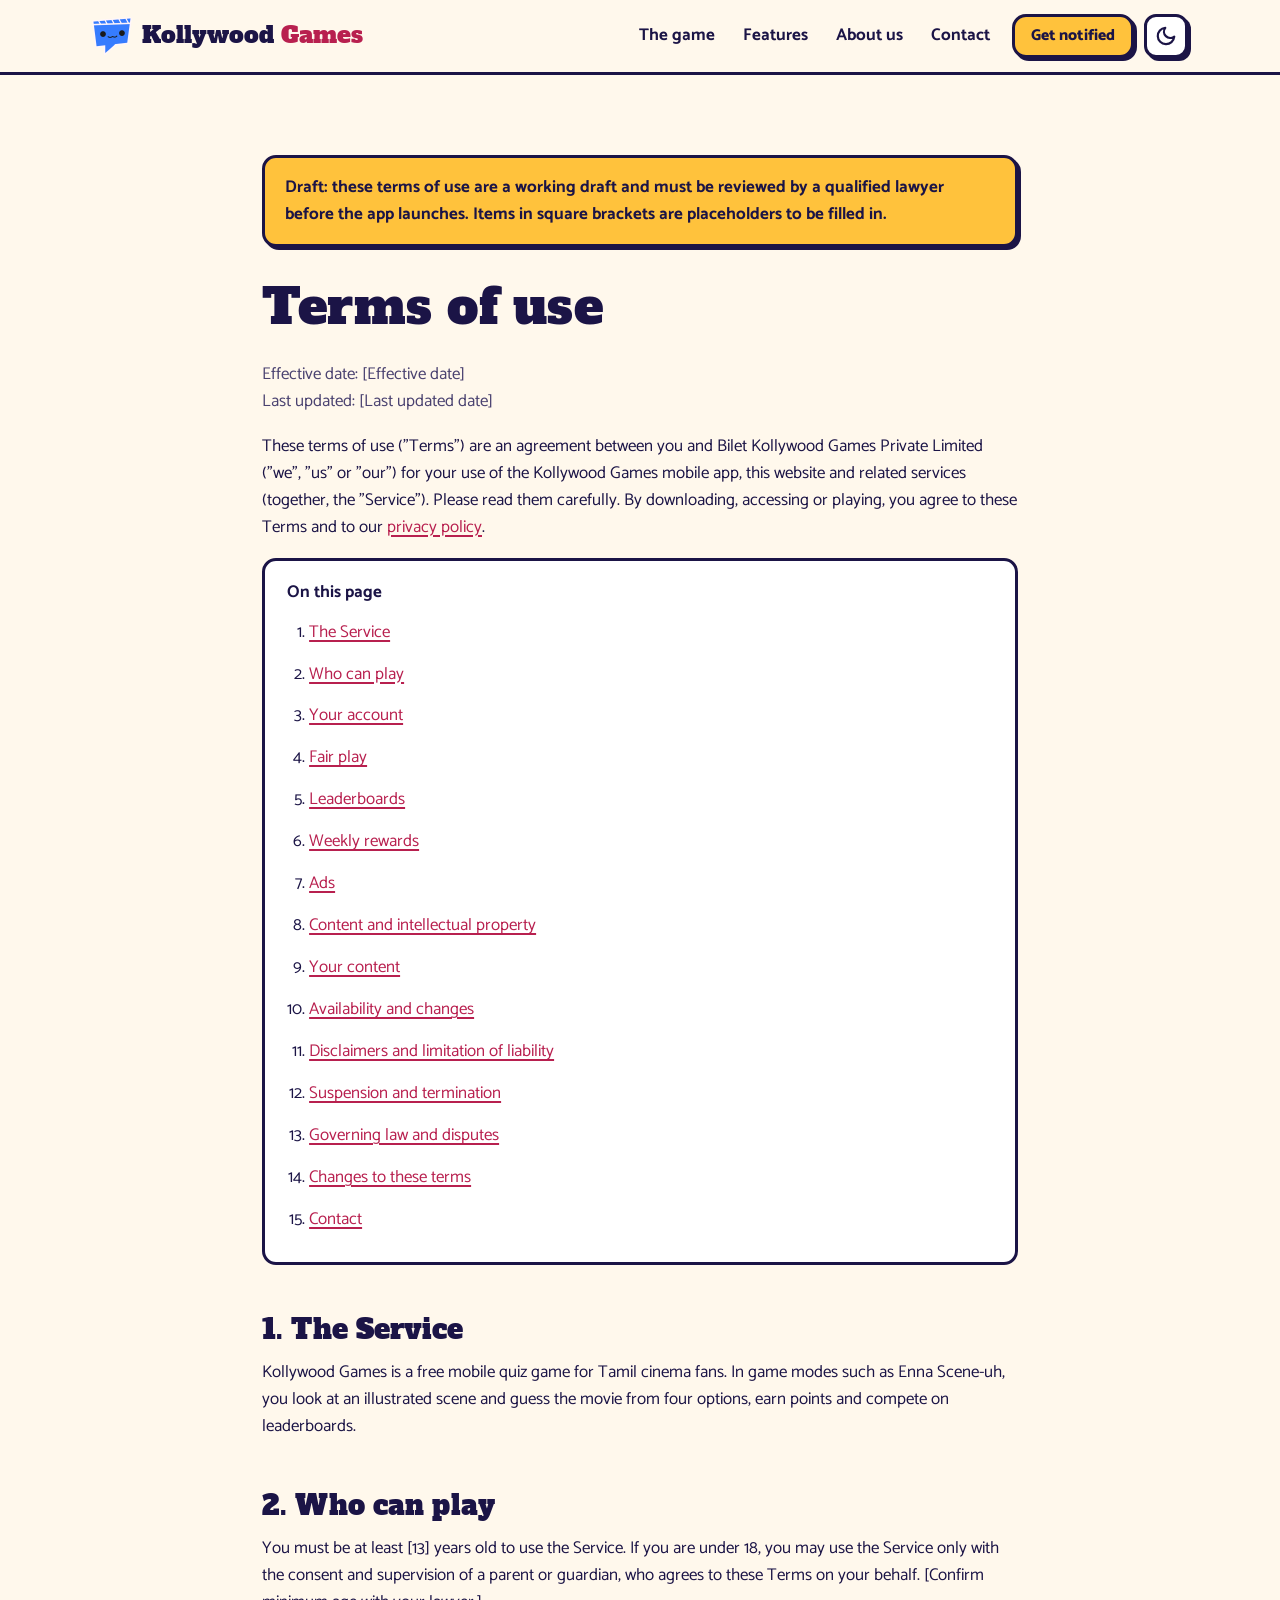
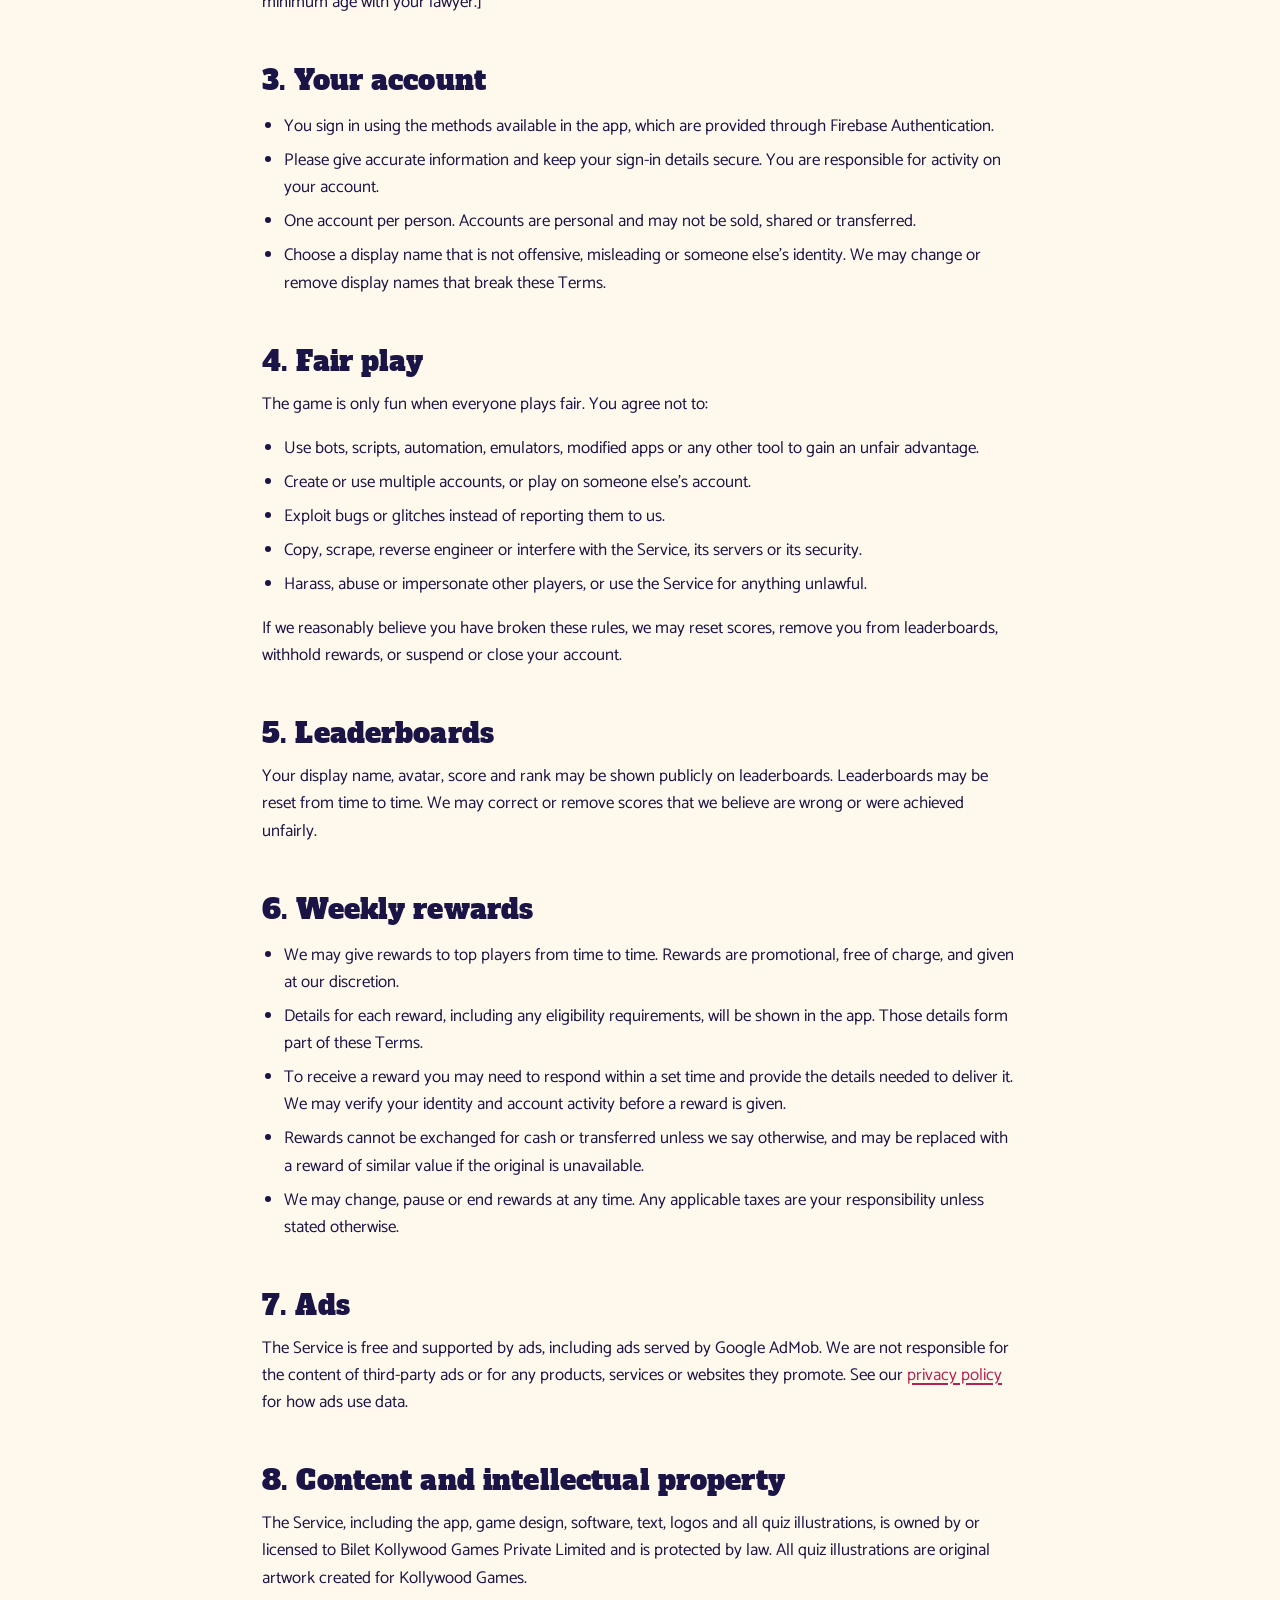
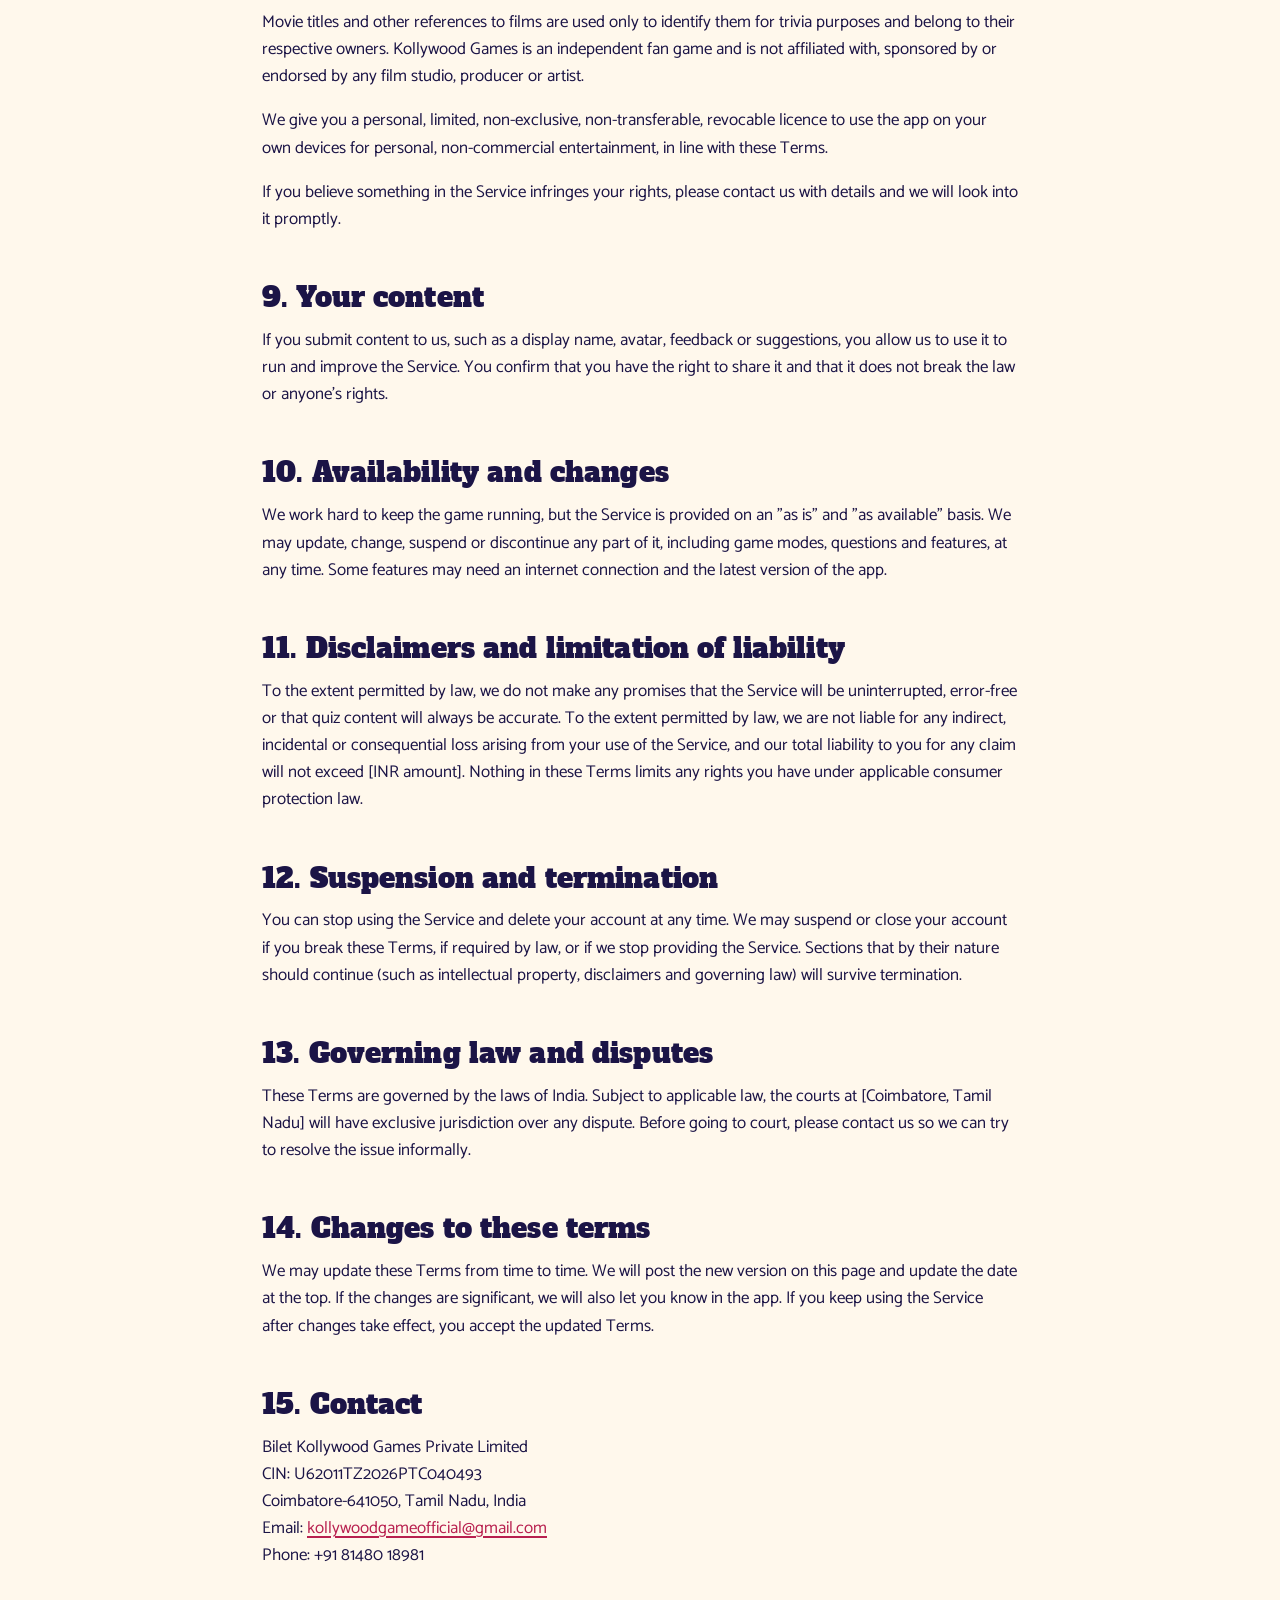
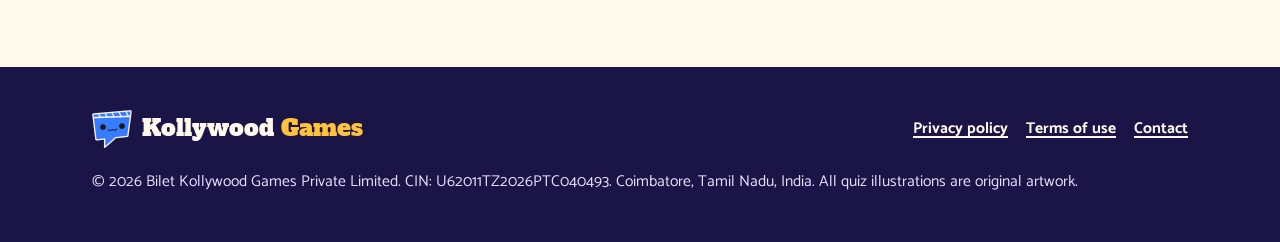
<file: terms-of-play.html>
<!DOCTYPE html>
<html lang="en-IN">

<head>
  <meta charset="UTF-8">
  <meta name="viewport" content="width=device-width, initial-scale=1">
  <title>Terms of use | Kollywood Games</title>
  <meta name="description"
    content="Terms of use for the Kollywood Games mobile quiz app by Bilet Kollywood Games Private Limited: accounts, fair play, leaderboards, rewards, ads and your rights.">
  <meta name="theme-color" content="#1B1446">
  <link rel="canonical" href="https://kollywoodgames.com/terms.html">

  <meta property="og:type" content="website">
  <meta property="og:site_name" content="Kollywood Games">
  <meta property="og:title" content="Terms of use | Kollywood Games">
  <meta property="og:description" content="The rules for playing the Kollywood Games mobile quiz app.">
  <meta property="og:url" content="https://kollywoodgames.com/terms.html">
  <meta property="og:image" content="https://kollywoodgames.com/images/og-image.png">
  <meta name="twitter:card" content="summary_large_image">
  <meta name="twitter:title" content="Terms of use | Kollywood Games">
  <meta name="twitter:description" content="The rules for playing the Kollywood Games mobile quiz app.">
  <meta name="twitter:image" content="https://kollywoodgames.com/images/og-image.png">

  <link rel="icon" type="image/png" sizes="32x32" href="images/favicon-32.png">
  <link rel="apple-touch-icon" href="images/apple-touch-icon.png">

  <script>
    try { var t = localStorage.getItem("kg-theme"); if (t === "light" || t === "dark") document.documentElement.setAttribute("data-theme", t); } catch (e) {}
  </script>

  <link rel="preconnect" href="https://fonts.googleapis.com">
  <link rel="preconnect" href="https://fonts.gstatic.com" crossorigin>
  <link href="https://fonts.googleapis.com/css2?family=Alfa+Slab+One&family=Catamaran:wght@400;600;700;800&display=swap"
    rel="stylesheet">
  <link rel="stylesheet" href="styles.css?v=5">
</head>

<body>
  <a class="skip-link" href="#main">Skip to content</a>

  <header class="site-header">
    <div class="container header-inner">
      <a class="wordmark" href="index.html" aria-label="Kollywood Games home">
        <img src="images/logo-160.png" width="40" height="40" alt="">
        <span>Kollywood <span>Games</span></span>
      </a>

      <div class="header-actions">
        <nav id="site-nav" class="site-nav" aria-label="Main">
          <ul>
            <li><a href="index.html#game">The game</a></li>
            <li><a href="index.html#features">Features</a></li>
            <li><a href="index.html#about">About us</a></li>
            <li><a href="index.html#contact">Contact</a></li>
          </ul>
          <a class="btn btn-sm nav-cta"
            href="mailto:kollywoodgameofficial@gmail.com?subject=Notify%20me%20when%20Kollywood%20Games%20launches">Get notified</a>
        </nav>

        <a class="btn btn-sm header-cta"
          href="mailto:kollywoodgameofficial@gmail.com?subject=Notify%20me%20when%20Kollywood%20Games%20launches">Get notified</a>

        <button class="icon-btn theme-toggle" type="button" aria-label="Switch to dark mode">
          <svg class="icon-moon" viewBox="0 0 24 24" fill="none" stroke="currentColor" stroke-width="2.4" stroke-linecap="round" stroke-linejoin="round" aria-hidden="true"><path d="M21 12.8A9 9 0 1 1 11.2 3a7 7 0 0 0 9.8 9.8z"/></svg>
          <svg class="icon-sun" viewBox="0 0 24 24" fill="none" stroke="currentColor" stroke-width="2.4" stroke-linecap="round" aria-hidden="true"><circle cx="12" cy="12" r="4.5"/><path d="M12 2v2.5M12 19.5V22M2 12h2.5M19.5 12H22M4.9 4.9l1.8 1.8M17.3 17.3l1.8 1.8M4.9 19.1l1.8-1.8M17.3 6.7l1.8-1.8"/></svg>
        </button>

        <button class="icon-btn menu-toggle" type="button" aria-expanded="false" aria-controls="site-nav" aria-label="Open menu">
          <svg viewBox="0 0 24 24" fill="none" stroke="currentColor" stroke-width="2.6" stroke-linecap="round" aria-hidden="true"><path d="M4 7h16M4 12h16M4 17h16"/></svg>
        </button>
      </div>
    </div>
  </header>

  <main id="main" class="legal">
    <div class="container">
      <p class="draft-note" role="note">Draft: these terms of use are a working draft and must be reviewed by a qualified lawyer before the app launches. Items in square brackets are placeholders to be filled in.</p>

      <h1>Terms of use</h1>
      <p class="meta">Effective date: [Effective date]<br>Last updated: [Last updated date]</p>

      <p>These terms of use ("Terms") are an agreement between you and Bilet Kollywood Games Private Limited ("we", "us" or "our") for your use of the Kollywood Games mobile app, this website and related services (together, the "Service"). Please read them carefully. By downloading, accessing or playing, you agree to these Terms and to our <a href="privacy-policy.html">privacy policy</a>.</p>

      <nav class="toc" aria-label="On this page">
        <strong>On this page</strong>
        <ol>
          <li><a href="#the-service">The Service</a></li>
          <li><a href="#eligibility">Who can play</a></li>
          <li><a href="#accounts">Your account</a></li>
          <li><a href="#fair-play">Fair play</a></li>
          <li><a href="#leaderboards">Leaderboards</a></li>
          <li><a href="#rewards">Weekly rewards</a></li>
          <li><a href="#ads">Ads</a></li>
          <li><a href="#content">Content and intellectual property</a></li>
          <li><a href="#your-content">Your content</a></li>
          <li><a href="#availability">Availability and changes</a></li>
          <li><a href="#disclaimers">Disclaimers and limitation of liability</a></li>
          <li><a href="#termination">Suspension and termination</a></li>
          <li><a href="#law">Governing law and disputes</a></li>
          <li><a href="#changes">Changes to these terms</a></li>
          <li><a href="#contact">Contact</a></li>
        </ol>
      </nav>

      <h2 id="the-service">1. The Service</h2>
      <p>Kollywood Games is a free mobile quiz game for Tamil cinema fans. In game modes such as Enna Scene-uh, you look at an illustrated scene and guess the movie from four options, earn points and compete on leaderboards.</p>

      <h2 id="eligibility">2. Who can play</h2>
      <p>You must be at least [13] years old to use the Service. If you are under 18, you may use the Service only with the consent and supervision of a parent or guardian, who agrees to these Terms on your behalf. [Confirm minimum age with your lawyer.]</p>

      <h2 id="accounts">3. Your account</h2>
      <ul>
        <li>You sign in using the methods available in the app, which are provided through Firebase Authentication.</li>
        <li>Please give accurate information and keep your sign-in details secure. You are responsible for activity on your account.</li>
        <li>One account per person. Accounts are personal and may not be sold, shared or transferred.</li>
        <li>Choose a display name that is not offensive, misleading or someone else's identity. We may change or remove display names that break these Terms.</li>
      </ul>

      <h2 id="fair-play">4. Fair play</h2>
      <p>The game is only fun when everyone plays fair. You agree not to:</p>
      <ul>
        <li>Use bots, scripts, automation, emulators, modified apps or any other tool to gain an unfair advantage.</li>
        <li>Create or use multiple accounts, or play on someone else's account.</li>
        <li>Exploit bugs or glitches instead of reporting them to us.</li>
        <li>Copy, scrape, reverse engineer or interfere with the Service, its servers or its security.</li>
        <li>Harass, abuse or impersonate other players, or use the Service for anything unlawful.</li>
      </ul>
      <p>If we reasonably believe you have broken these rules, we may reset scores, remove you from leaderboards, withhold rewards, or suspend or close your account.</p>

      <h2 id="leaderboards">5. Leaderboards</h2>
      <p>Your display name, avatar, score and rank may be shown publicly on leaderboards. Leaderboards may be reset from time to time. We may correct or remove scores that we believe are wrong or were achieved unfairly.</p>

      <h2 id="rewards">6. Weekly rewards</h2>
      <ul>
        <li>We may give rewards to top players from time to time. Rewards are promotional, free of charge, and given at our discretion.</li>
        <li>Details for each reward, including any eligibility requirements, will be shown in the app. Those details form part of these Terms.</li>
        <li>To receive a reward you may need to respond within a set time and provide the details needed to deliver it. We may verify your identity and account activity before a reward is given.</li>
        <li>Rewards cannot be exchanged for cash or transferred unless we say otherwise, and may be replaced with a reward of similar value if the original is unavailable.</li>
        <li>We may change, pause or end rewards at any time. Any applicable taxes are your responsibility unless stated otherwise.</li>
      </ul>

      <h2 id="ads">7. Ads</h2>
      <p>The Service is free and supported by ads, including ads served by Google AdMob. We are not responsible for the content of third-party ads or for any products, services or websites they promote. See our <a href="privacy-policy.html">privacy policy</a> for how ads use data.</p>

      <h2 id="content">8. Content and intellectual property</h2>
      <p>The Service, including the app, game design, software, text, logos and all quiz illustrations, is owned by or licensed to Bilet Kollywood Games Private Limited and is protected by law. All quiz illustrations are original artwork created for Kollywood Games.</p>
      <p>Movie titles and other references to films are used only to identify them for trivia purposes and belong to their respective owners. Kollywood Games is an independent fan game and is not affiliated with, sponsored by or endorsed by any film studio, producer or artist.</p>
      <p>We give you a personal, limited, non-exclusive, non-transferable, revocable licence to use the app on your own devices for personal, non-commercial entertainment, in line with these Terms.</p>
      <p>If you believe something in the Service infringes your rights, please contact us with details and we will look into it promptly.</p>

      <h2 id="your-content">9. Your content</h2>
      <p>If you submit content to us, such as a display name, avatar, feedback or suggestions, you allow us to use it to run and improve the Service. You confirm that you have the right to share it and that it does not break the law or anyone's rights.</p>

      <h2 id="availability">10. Availability and changes</h2>
      <p>We work hard to keep the game running, but the Service is provided on an "as is" and "as available" basis. We may update, change, suspend or discontinue any part of it, including game modes, questions and features, at any time. Some features may need an internet connection and the latest version of the app.</p>

      <h2 id="disclaimers">11. Disclaimers and limitation of liability</h2>
      <p>To the extent permitted by law, we do not make any promises that the Service will be uninterrupted, error-free or that quiz content will always be accurate. To the extent permitted by law, we are not liable for any indirect, incidental or consequential loss arising from your use of the Service, and our total liability to you for any claim will not exceed [INR amount]. Nothing in these Terms limits any rights you have under applicable consumer protection law.</p>

      <h2 id="termination">12. Suspension and termination</h2>
      <p>You can stop using the Service and delete your account at any time. We may suspend or close your account if you break these Terms, if required by law, or if we stop providing the Service. Sections that by their nature should continue (such as intellectual property, disclaimers and governing law) will survive termination.</p>

      <h2 id="law">13. Governing law and disputes</h2>
      <p>These Terms are governed by the laws of India. Subject to applicable law, the courts at [Coimbatore, Tamil Nadu] will have exclusive jurisdiction over any dispute. Before going to court, please contact us so we can try to resolve the issue informally.</p>

      <h2 id="changes">14. Changes to these terms</h2>
      <p>We may update these Terms from time to time. We will post the new version on this page and update the date at the top. If the changes are significant, we will also let you know in the app. If you keep using the Service after changes take effect, you accept the updated Terms.</p>

      <h2 id="contact">15. Contact</h2>
      <p>Bilet Kollywood Games Private Limited<br>
        CIN: U62011TZ2026PTC040493<br>
        Coimbatore-641050, Tamil Nadu, India<br>
        Email: <a href="mailto:kollywoodgameofficial@gmail.com">kollywoodgameofficial@gmail.com</a><br>
        Phone: +91 81480 18981</p>
    </div>
  </main>

  <footer class="site-footer">
    <div class="container">
      <div class="footer-top">
        <a class="wordmark" href="index.html" aria-label="Kollywood Games home">
          <img src="images/logo-160.png" width="40" height="40" alt="" loading="lazy">
          <span>Kollywood <span>Games</span></span>
        </a>
        <ul class="footer-links">
          <li><a href="privacy-policy.html">Privacy policy</a></li>
          <li><a href="terms.html" aria-current="page">Terms of use</a></li>
          <li><a href="index.html#contact">Contact</a></li>
        </ul>
      </div>
      <p>&copy; 2026 Bilet Kollywood Games Private Limited. CIN: U62011TZ2026PTC040493. Coimbatore, Tamil Nadu, India. All quiz illustrations are original artwork.</p>
    </div>
  </footer>

  <script src="script.js?v=5" defer></script>
</body>

</html>
</file>
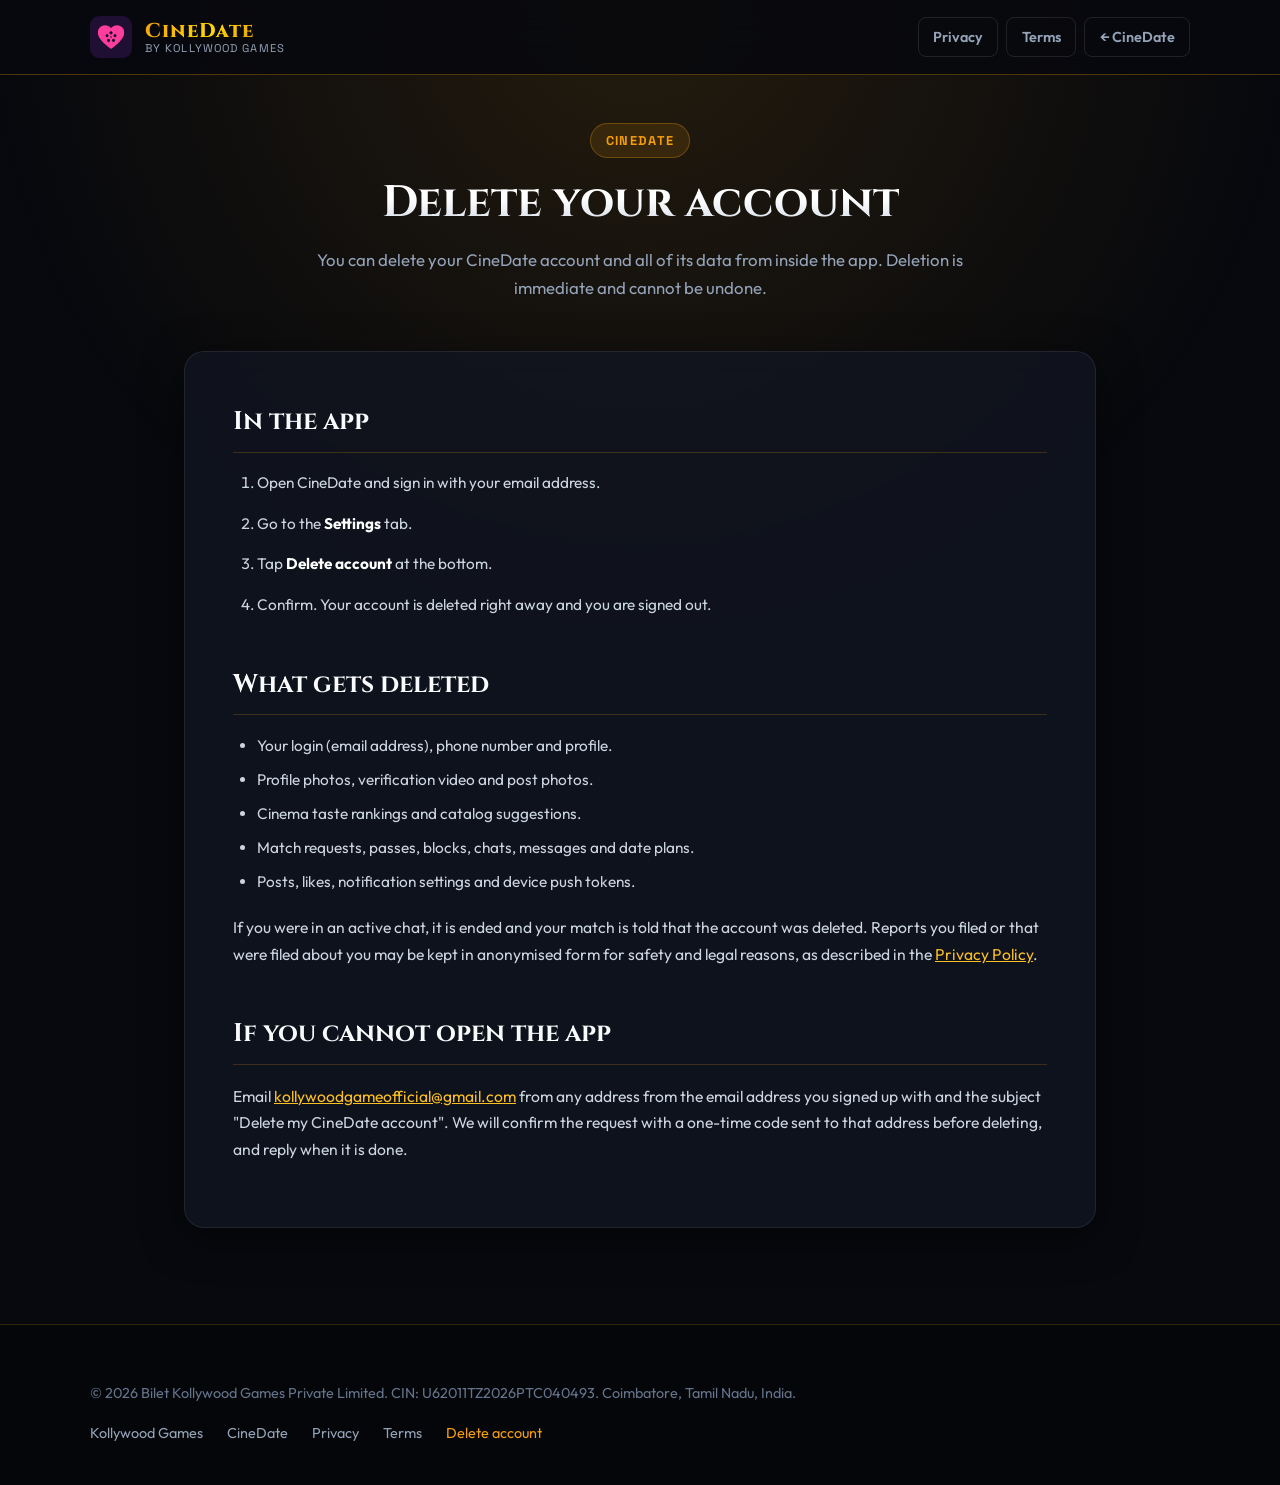
<file: cinedate/delete-account.html>
<!DOCTYPE html>
<html lang="en">
<head>
  <meta charset="UTF-8">
  <meta name="viewport" content="width=device-width, initial-scale=1.0, maximum-scale=5.0">
  <title>Delete your CineDate account | Kollywood Games</title>
  <meta name="description" content="How to delete your CineDate account and all associated data.">
  <link rel="icon" type="image/png" href="favicon.png">
  <link rel="apple-touch-icon" href="logo-512.png">
  <link rel="preconnect" href="https://fonts.googleapis.com">
  <link rel="preconnect" href="https://fonts.gstatic.com" crossorigin>
  <link href="https://fonts.googleapis.com/css2?family=Cinzel:wght@600;700;800;900&family=Outfit:wght@300;400;500;600;700;800;900&family=Space+Grotesk:wght@500;600;700&display=swap" rel="stylesheet">
  <link rel="stylesheet" href="cinedate.css?v=3">
</head>
<body>
  <div class="bg-beam"></div>

  <header>
    <div class="nav-container">
      <a href="index.html" class="brand-link">
        <img src="logo-160.png" alt="CineDate logo" class="brand-logo">
        <span class="brand-text"><span class="brand-title">CineDate</span><span class="brand-sub">by Kollywood Games</span></span>
      </a>
      <nav class="nav-links">
        <a href="privacy.html" class="nav-btn">Privacy</a>
        <a href="terms.html" class="nav-btn">Terms</a>
        <a href="index.html" class="nav-btn">← CineDate</a>
      </nav>
    </div>
  </header>

  <main>
    <section class="policy-hero">
      <span class="policy-badge">CineDate</span>
      <h1>Delete your account</h1>
      <p>You can delete your CineDate account and all of its data from inside the app. Deletion is immediate and cannot be undone.</p>
    </section>

    <div class="policy-content">
      <section class="policy-section">
        <h2>In the app</h2>
        <ol>
          <li>Open CineDate and sign in with your email address.</li>
          <li>Go to the <strong>Settings</strong> tab.</li>
          <li>Tap <strong>Delete account</strong> at the bottom.</li>
          <li>Confirm. Your account is deleted right away and you are signed out.</li>
        </ol>
      </section>

      <section class="policy-section">
        <h2>What gets deleted</h2>
        <ul>
          <li>Your login (email address), phone number and profile.</li>
          <li>Profile photos, verification video and post photos.</li>
          <li>Cinema taste rankings and catalog suggestions.</li>
          <li>Match requests, passes, blocks, chats, messages and date plans.</li>
          <li>Posts, likes, notification settings and device push tokens.</li>
        </ul>
        <p>If you were in an active chat, it is ended and your match is told that the account was deleted. Reports you filed or that were filed about you may be kept in anonymised form for safety and legal reasons, as described in the <a href="privacy.html">Privacy Policy</a>.</p>
      </section>

      <section class="policy-section">
        <h2>If you cannot open the app</h2>
        <p>Email <a href="mailto:kollywoodgameofficial@gmail.com">kollywoodgameofficial@gmail.com</a> from any address from the email address you signed up with and the subject "Delete my CineDate account". We will confirm the request with a one-time code sent to that address before deleting, and reply when it is done.</p>
      </section>
    </div>
  </main>

  <footer>
    <div class="footer-container">
      <div class="footer-bottom">
        <div>&copy; 2026 Bilet Kollywood Games Private Limited. CIN: U62011TZ2026PTC040493. Coimbatore, Tamil Nadu, India.</div>
        <div class="footer-links">
          <a href="../index.html">Kollywood Games</a>
          <a href="index.html">CineDate</a>
          <a href="privacy.html">Privacy</a>
          <a href="terms.html">Terms</a>
          <a href="delete-account.html" class="active">Delete account</a>
        </div>
      </div>
    </div>
  </footer>
</body>
</html>
</file>
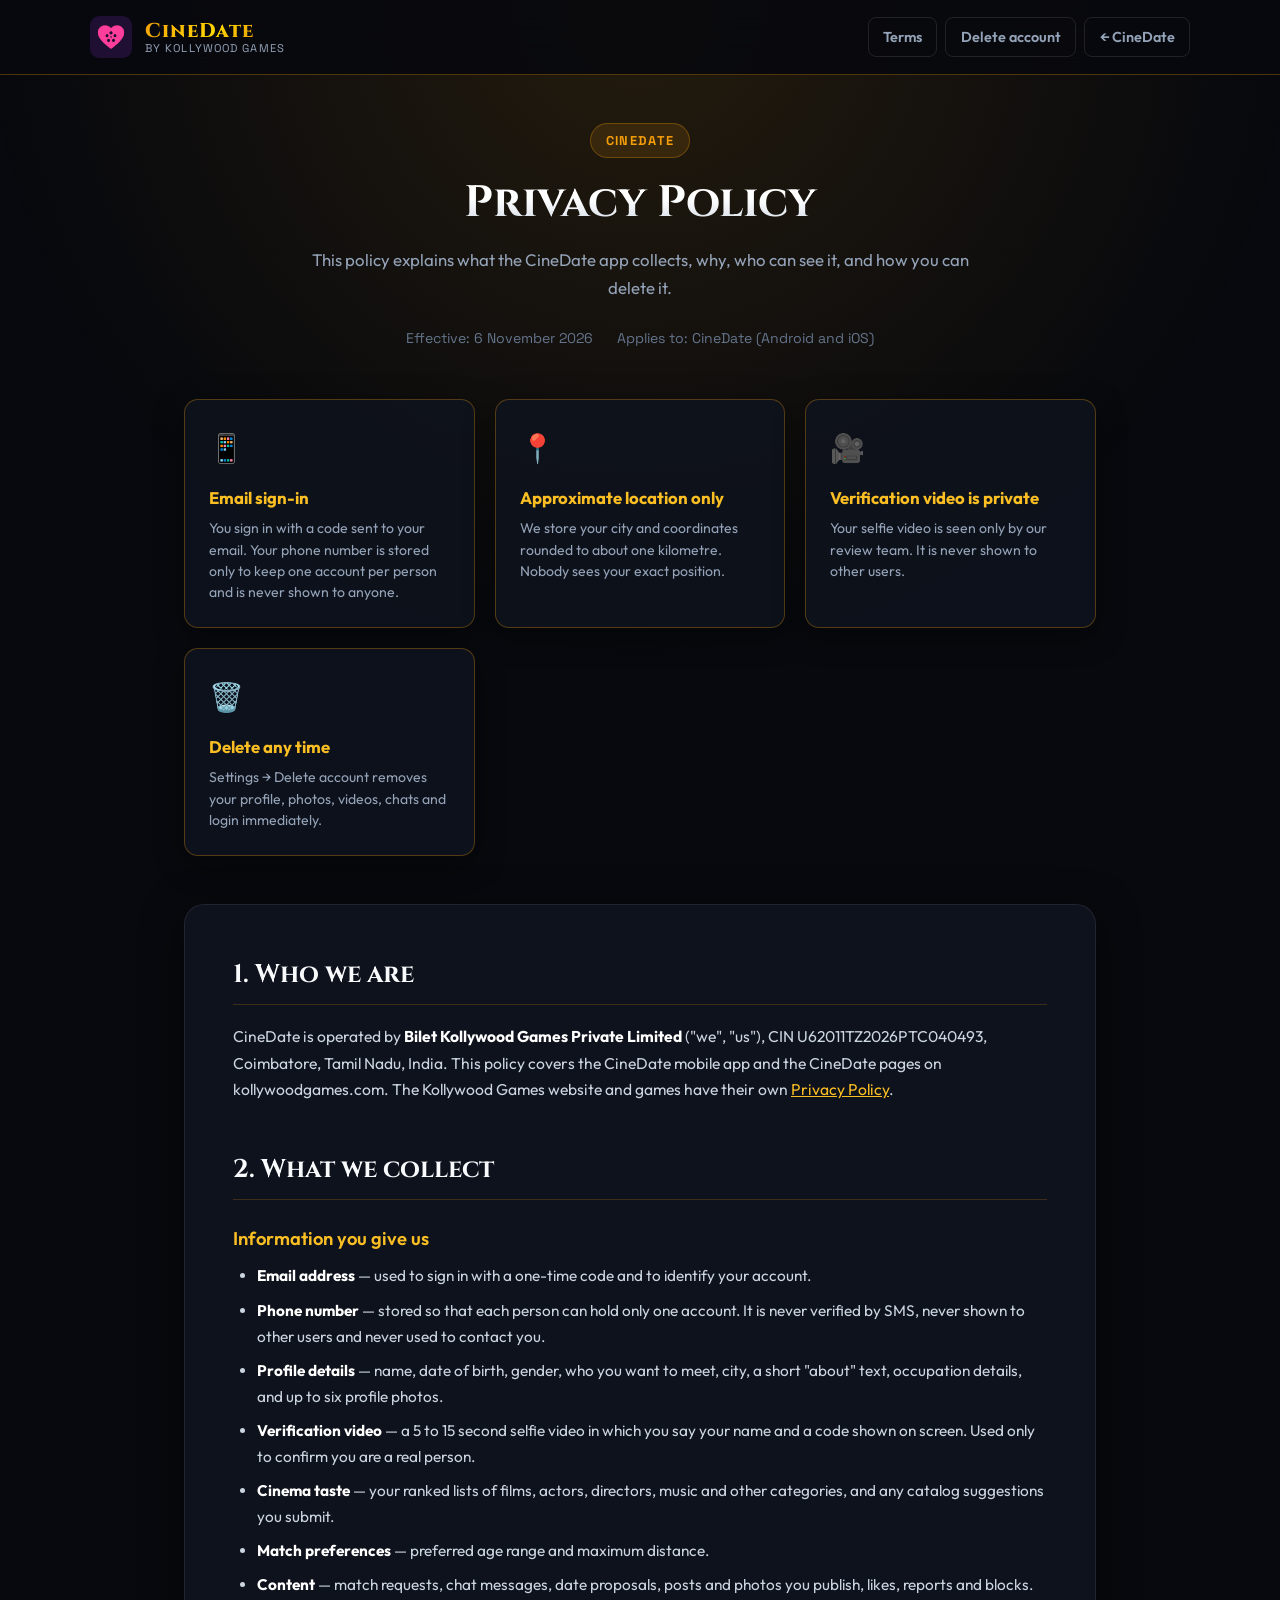
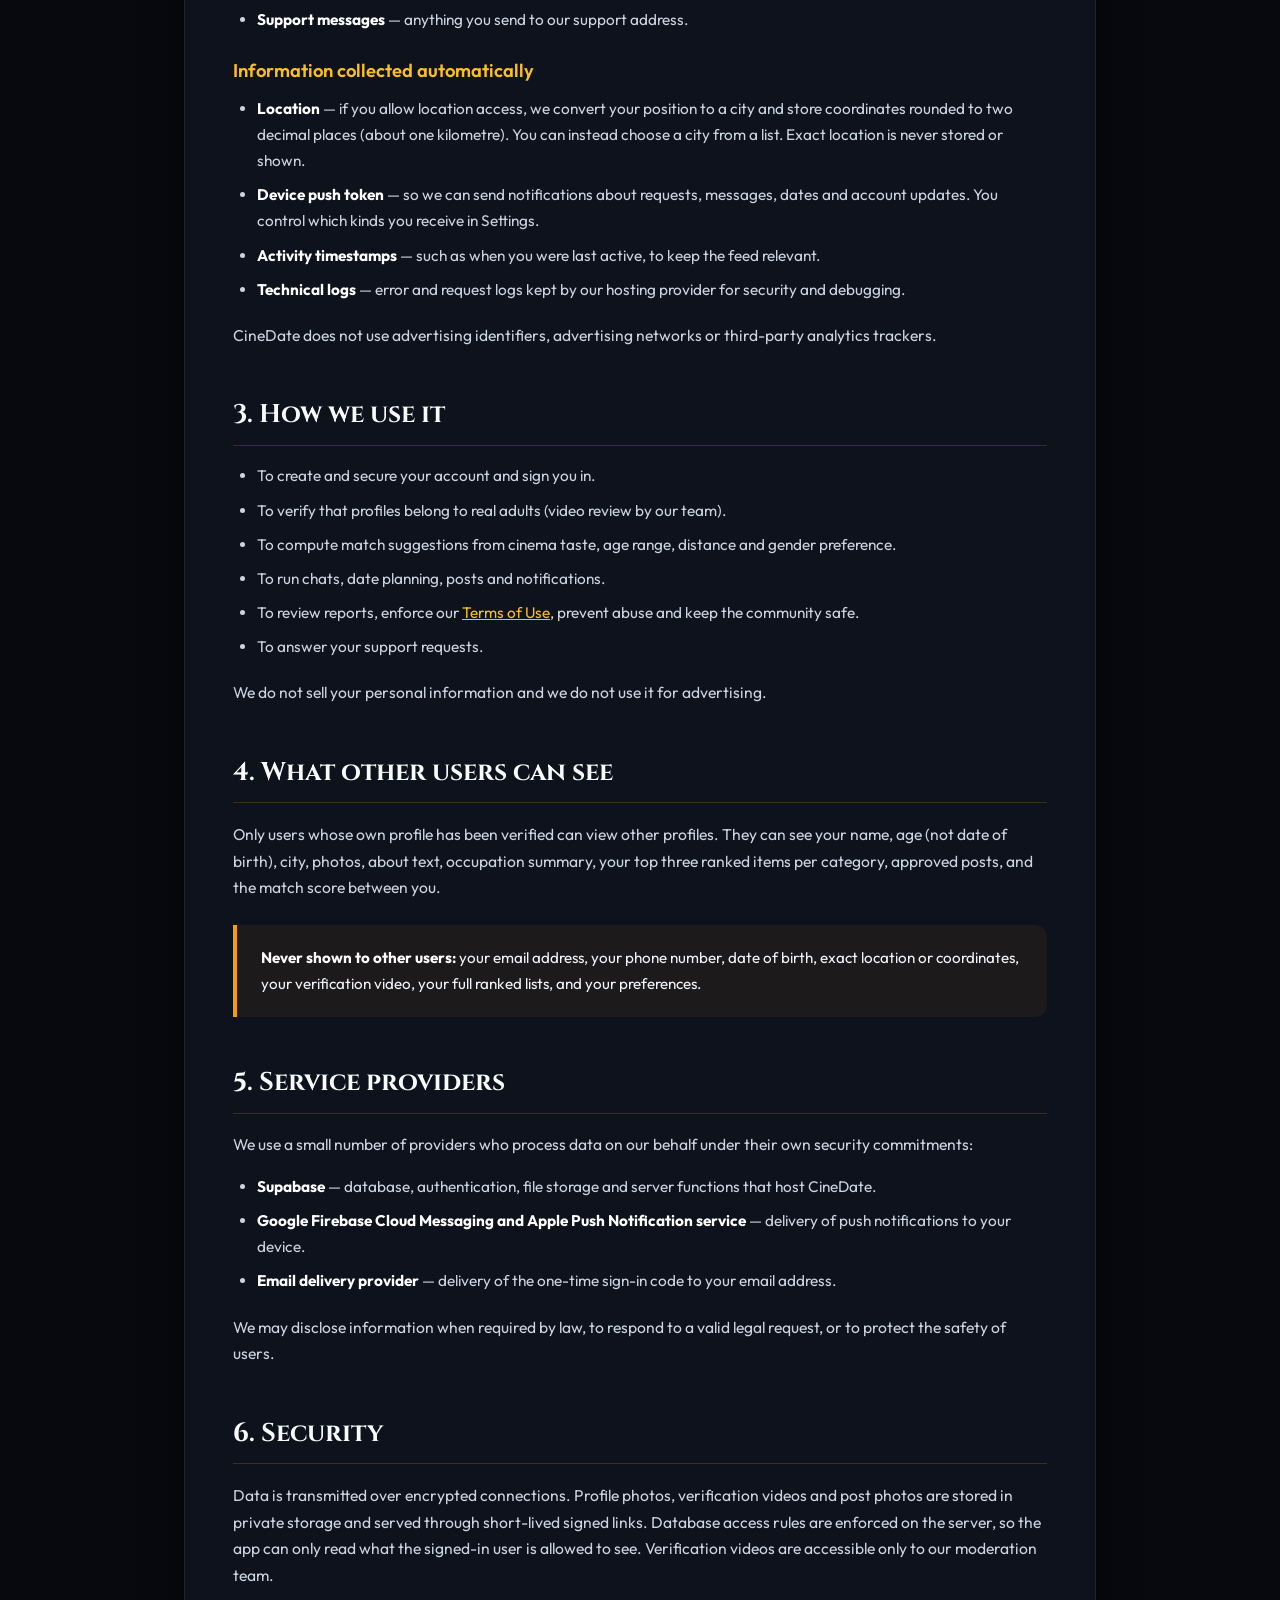
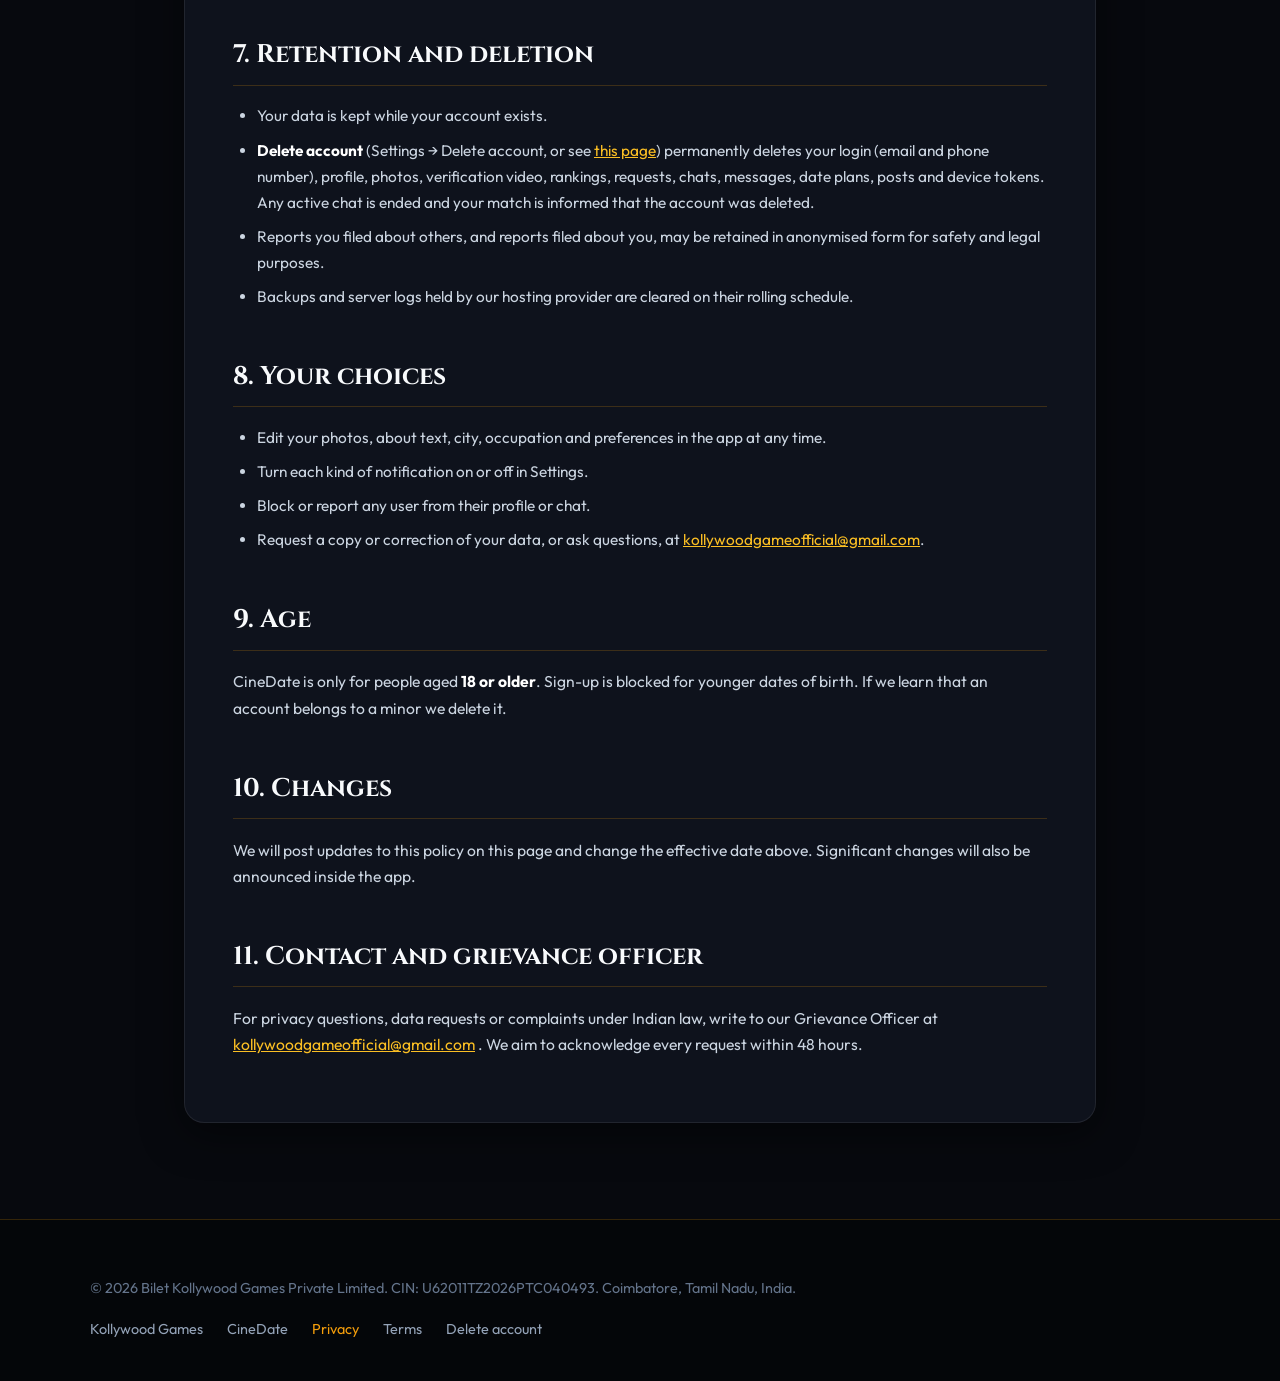
<file: cinedate/privacy.html>
<!DOCTYPE html>
<html lang="en">
<head>
  <meta charset="UTF-8">
  <meta name="viewport" content="width=device-width, initial-scale=1.0, maximum-scale=5.0">
  <title>CineDate Privacy Policy | Kollywood Games</title>
  <meta name="description" content="Privacy Policy for the CineDate app by Bilet Kollywood Games Private Limited: what we collect, how it is used, who can see it, and how to delete it.">
  <link rel="icon" type="image/png" href="favicon.png">
  <link rel="apple-touch-icon" href="logo-512.png">
  <link rel="preconnect" href="https://fonts.googleapis.com">
  <link rel="preconnect" href="https://fonts.gstatic.com" crossorigin>
  <link href="https://fonts.googleapis.com/css2?family=Cinzel:wght@600;700;800;900&family=Outfit:wght@300;400;500;600;700;800;900&family=Space+Grotesk:wght@500;600;700&display=swap" rel="stylesheet">
  <link rel="stylesheet" href="cinedate.css?v=3">
</head>
<body>
  <div class="bg-beam"></div>

  <header>
    <div class="nav-container">
      <a href="index.html" class="brand-link">
        <img src="logo-160.png" alt="CineDate logo" class="brand-logo">
        <span class="brand-text"><span class="brand-title">CineDate</span><span class="brand-sub">by Kollywood Games</span></span>
      </a>
      <nav class="nav-links">
        <a href="terms.html" class="nav-btn">Terms</a>
        <a href="delete-account.html" class="nav-btn">Delete account</a>
        <a href="index.html" class="nav-btn">← CineDate</a>
      </nav>
    </div>
  </header>

  <main>
    <section class="policy-hero">
      <span class="policy-badge">CineDate</span>
      <h1>Privacy Policy</h1>
      <p>This policy explains what the CineDate app collects, why, who can see it, and how you can delete it.</p>
      <div class="policy-meta">
        <span>Effective: 6 November 2026</span>
        <span>Applies to: CineDate (Android and iOS)</span>
      </div>
    </section>

    <section class="summary-grid">
      <div class="summary-card">
        <span class="summary-icon">📱</span>
        <div class="summary-title">Email sign-in</div>
        <div class="summary-desc">You sign in with a code sent to your email. Your phone number is stored only to keep one account per person and is never shown to anyone.</div>
      </div>
      <div class="summary-card">
        <span class="summary-icon">📍</span>
        <div class="summary-title">Approximate location only</div>
        <div class="summary-desc">We store your city and coordinates rounded to about one kilometre. Nobody sees your exact position.</div>
      </div>
      <div class="summary-card">
        <span class="summary-icon">🎥</span>
        <div class="summary-title">Verification video is private</div>
        <div class="summary-desc">Your selfie video is seen only by our review team. It is never shown to other users.</div>
      </div>
      <div class="summary-card">
        <span class="summary-icon">🗑️</span>
        <div class="summary-title">Delete any time</div>
        <div class="summary-desc">Settings → Delete account removes your profile, photos, videos, chats and login immediately.</div>
      </div>
    </section>

    <div class="policy-content">
      <section class="policy-section">
        <h2>1. Who we are</h2>
        <p>CineDate is operated by <strong>Bilet Kollywood Games Private Limited</strong> ("we", "us"), CIN U62011TZ2026PTC040493, Coimbatore, Tamil Nadu, India. This policy covers the CineDate mobile app and the CineDate pages on kollywoodgames.com. The Kollywood Games website and games have their own <a href="../privacy-policy.html">Privacy Policy</a>.</p>
      </section>

      <section class="policy-section">
        <h2>2. What we collect</h2>
        <h3>Information you give us</h3>
        <ul>
          <li><strong>Email address</strong> — used to sign in with a one-time code and to identify your account.</li>
          <li><strong>Phone number</strong> — stored so that each person can hold only one account. It is never verified by SMS, never shown to other users and never used to contact you.</li>
          <li><strong>Profile details</strong> — name, date of birth, gender, who you want to meet, city, a short "about" text, occupation details, and up to six profile photos.</li>
          <li><strong>Verification video</strong> — a 5 to 15 second selfie video in which you say your name and a code shown on screen. Used only to confirm you are a real person.</li>
          <li><strong>Cinema taste</strong> — your ranked lists of films, actors, directors, music and other categories, and any catalog suggestions you submit.</li>
          <li><strong>Match preferences</strong> — preferred age range and maximum distance.</li>
          <li><strong>Content</strong> — match requests, chat messages, date proposals, posts and photos you publish, likes, reports and blocks.</li>
          <li><strong>Support messages</strong> — anything you send to our support address.</li>
        </ul>
        <h3>Information collected automatically</h3>
        <ul>
          <li><strong>Location</strong> — if you allow location access, we convert your position to a city and store coordinates rounded to two decimal places (about one kilometre). You can instead choose a city from a list. Exact location is never stored or shown.</li>
          <li><strong>Device push token</strong> — so we can send notifications about requests, messages, dates and account updates. You control which kinds you receive in Settings.</li>
          <li><strong>Activity timestamps</strong> — such as when you were last active, to keep the feed relevant.</li>
          <li><strong>Technical logs</strong> — error and request logs kept by our hosting provider for security and debugging.</li>
        </ul>
        <p>CineDate does not use advertising identifiers, advertising networks or third-party analytics trackers.</p>
      </section>

      <section class="policy-section">
        <h2>3. How we use it</h2>
        <ul>
          <li>To create and secure your account and sign you in.</li>
          <li>To verify that profiles belong to real adults (video review by our team).</li>
          <li>To compute match suggestions from cinema taste, age range, distance and gender preference.</li>
          <li>To run chats, date planning, posts and notifications.</li>
          <li>To review reports, enforce our <a href="terms.html">Terms of Use</a>, prevent abuse and keep the community safe.</li>
          <li>To answer your support requests.</li>
        </ul>
        <p>We do not sell your personal information and we do not use it for advertising.</p>
      </section>

      <section class="policy-section">
        <h2>4. What other users can see</h2>
        <p>Only users whose own profile has been verified can view other profiles. They can see your name, age (not date of birth), city, photos, about text, occupation summary, your top three ranked items per category, approved posts, and the match score between you.</p>
        <div class="callout-box">
          <p><strong>Never shown to other users:</strong> your email address, your phone number, date of birth, exact location or coordinates, your verification video, your full ranked lists, and your preferences.</p>
        </div>
              </section>

      <section class="policy-section">
        <h2>5. Service providers</h2>
        <p>We use a small number of providers who process data on our behalf under their own security commitments:</p>
        <ul>
          <li><strong>Supabase</strong> — database, authentication, file storage and server functions that host CineDate.</li>
          <li><strong>Google Firebase Cloud Messaging and Apple Push Notification service</strong> — delivery of push notifications to your device.</li>
          <li><strong>Email delivery provider</strong> — delivery of the one-time sign-in code to your email address.</li>
        </ul>
        <p>We may disclose information when required by law, to respond to a valid legal request, or to protect the safety of users.</p>
      </section>

      <section class="policy-section">
        <h2>6. Security</h2>
        <p>Data is transmitted over encrypted connections. Profile photos, verification videos and post photos are stored in private storage and served through short-lived signed links. Database access rules are enforced on the server, so the app can only read what the signed-in user is allowed to see. Verification videos are accessible only to our moderation team.</p>
      </section>

      <section class="policy-section">
        <h2>7. Retention and deletion</h2>
        <ul>
          <li>Your data is kept while your account exists.</li>
          <li><strong>Delete account</strong> (Settings → Delete account, or see <a href="delete-account.html">this page</a>) permanently deletes your login (email and phone number), profile, photos, verification video, rankings, requests, chats, messages, date plans, posts and device tokens. Any active chat is ended and your match is informed that the account was deleted.</li>
          <li>Reports you filed about others, and reports filed about you, may be retained in anonymised form for safety and legal purposes.</li>
          <li>Backups and server logs held by our hosting provider are cleared on their rolling schedule.</li>
        </ul>
      </section>

      <section class="policy-section">
        <h2>8. Your choices</h2>
        <ul>
          <li>Edit your photos, about text, city, occupation and preferences in the app at any time.</li>
          <li>Turn each kind of notification on or off in Settings.</li>
          <li>Block or report any user from their profile or chat.</li>
          <li>Request a copy or correction of your data, or ask questions, at <a href="mailto:kollywoodgameofficial@gmail.com">kollywoodgameofficial@gmail.com</a>.</li>
        </ul>
      </section>

      <section class="policy-section">
        <h2>9. Age</h2>
        <p>CineDate is only for people aged <strong>18 or older</strong>. Sign-up is blocked for younger dates of birth. If we learn that an account belongs to a minor we delete it.</p>
      </section>

      <section class="policy-section">
        <h2>10. Changes</h2>
        <p>We will post updates to this policy on this page and change the effective date above. Significant changes will also be announced inside the app.</p>
      </section>

      <section class="policy-section">
        <h2>11. Contact and grievance officer</h2>
        <p>For privacy questions, data requests or complaints under Indian law, write to our Grievance Officer at <a href="mailto:kollywoodgameofficial@gmail.com">kollywoodgameofficial@gmail.com</a> . We aim to acknowledge every request within 48 hours.</p>
      </section>
    </div>
  </main>

  <footer>
    <div class="footer-container">
      <div class="footer-bottom">
        <div>&copy; 2026 Bilet Kollywood Games Private Limited. CIN: U62011TZ2026PTC040493. Coimbatore, Tamil Nadu, India.</div>
        <div class="footer-links">
          <a href="../index.html">Kollywood Games</a>
          <a href="index.html">CineDate</a>
          <a href="privacy.html" class="active">Privacy</a>
          <a href="terms.html">Terms</a>
          <a href="delete-account.html">Delete account</a>
        </div>
      </div>
    </div>
  </footer>
</body>
</html>
</file>
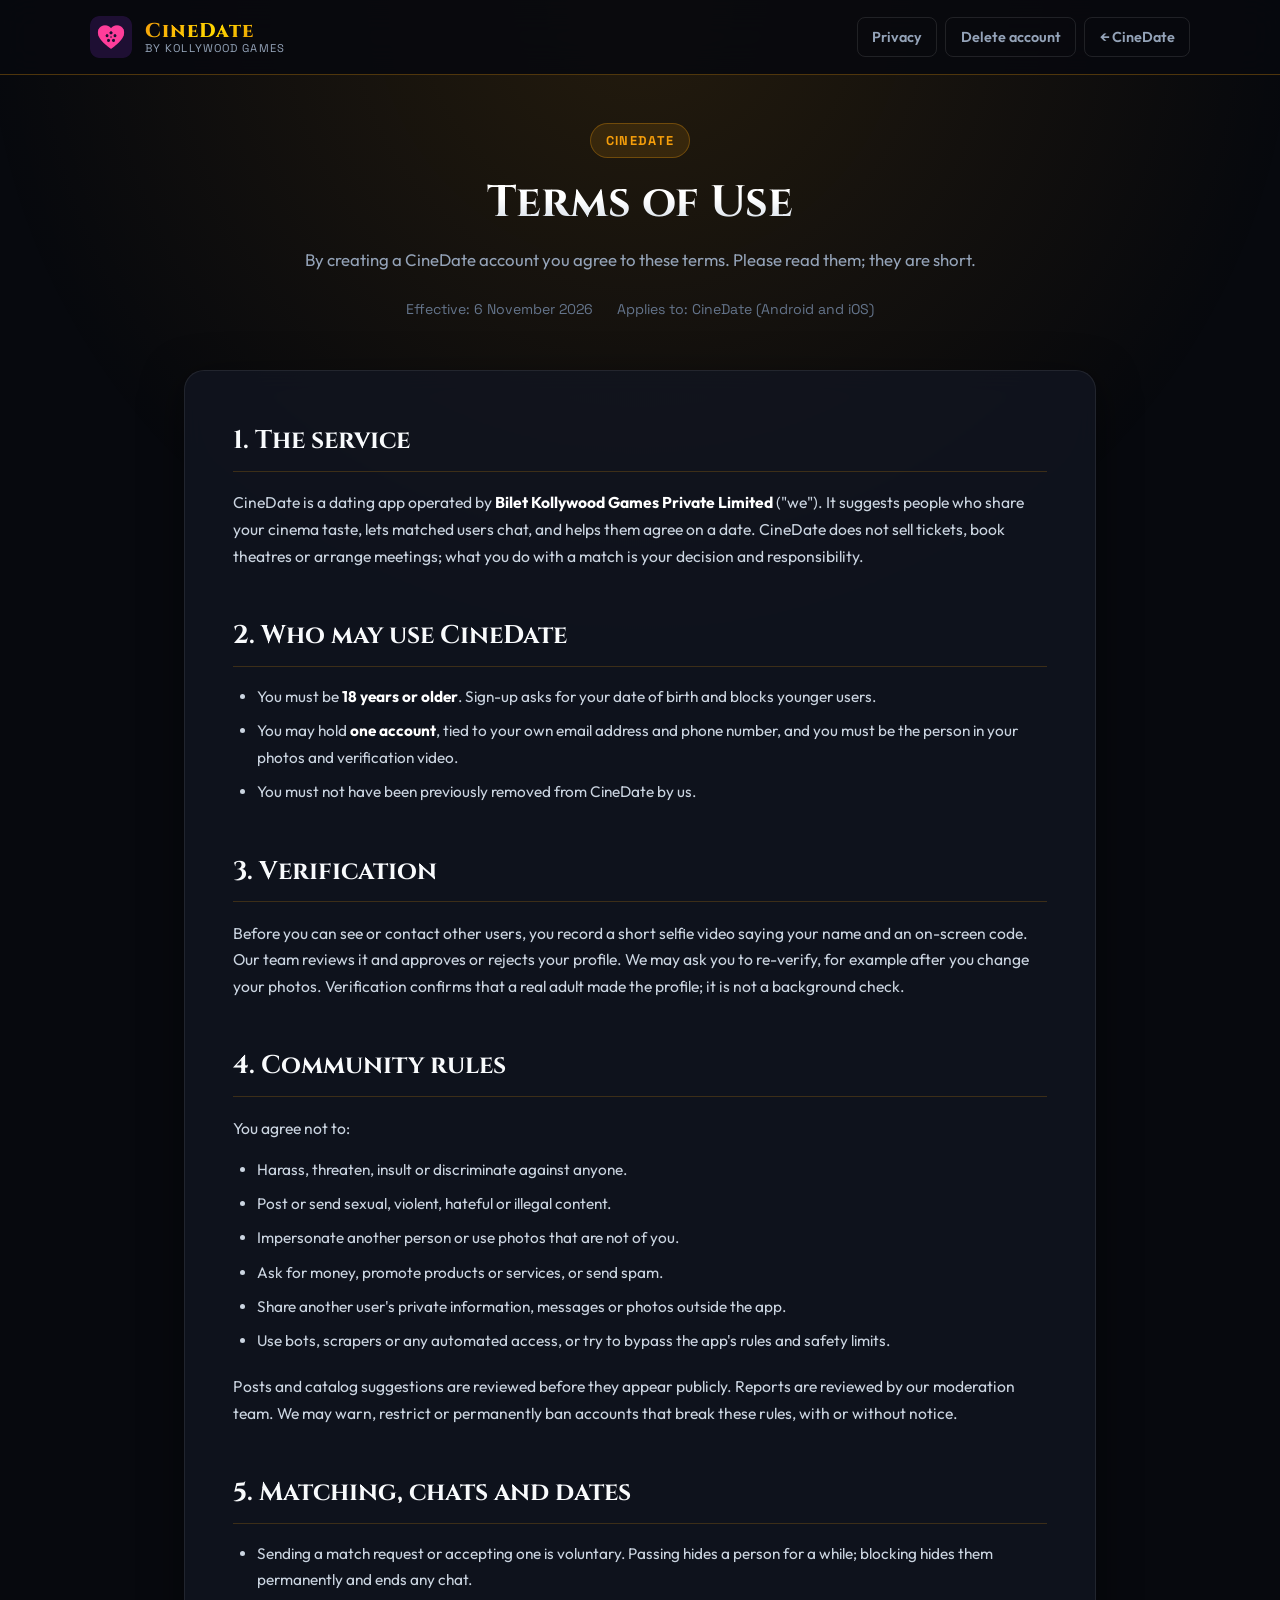
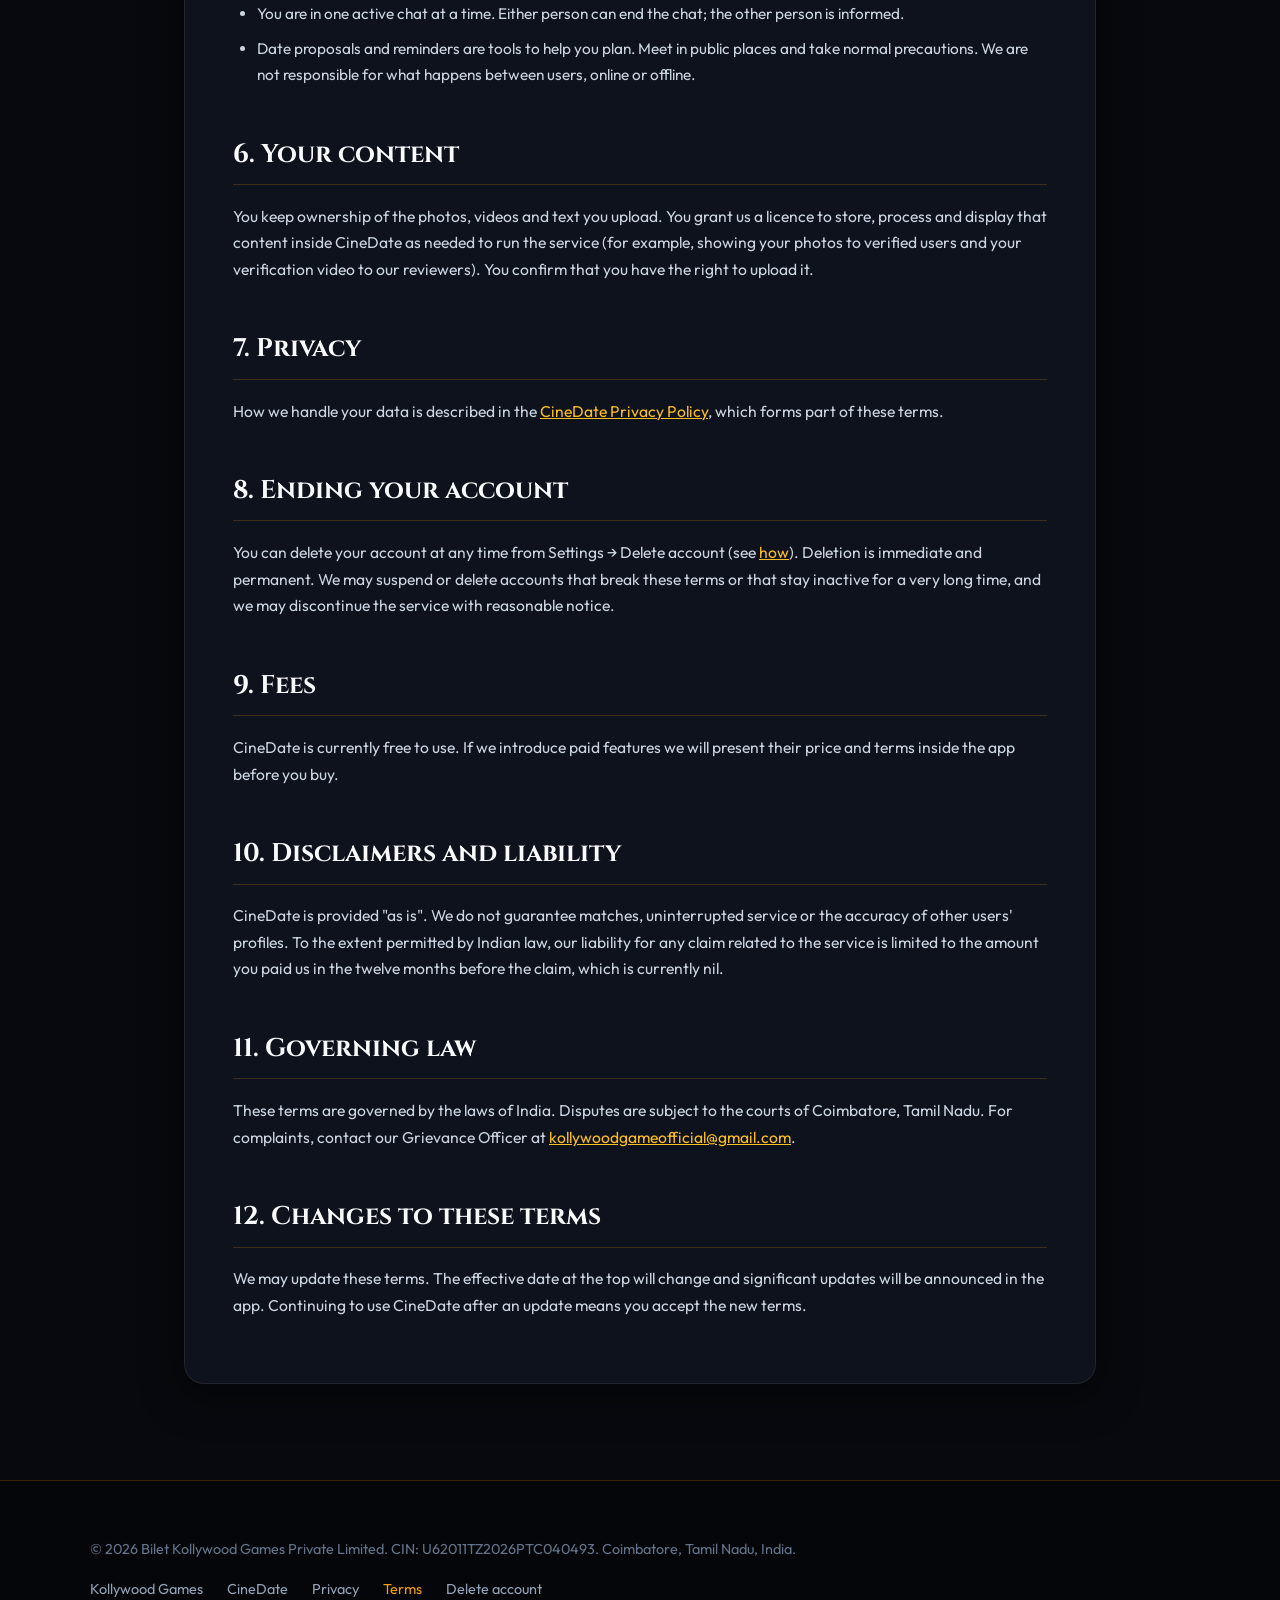
<file: cinedate/terms.html>
<!DOCTYPE html>
<html lang="en">
<head>
  <meta charset="UTF-8">
  <meta name="viewport" content="width=device-width, initial-scale=1.0, maximum-scale=5.0">
  <title>CineDate Terms of Use | Kollywood Games</title>
  <meta name="description" content="Terms of Use for the CineDate app by Bilet Kollywood Games Private Limited.">
  <link rel="icon" type="image/png" href="favicon.png">
  <link rel="apple-touch-icon" href="logo-512.png">
  <link rel="preconnect" href="https://fonts.googleapis.com">
  <link rel="preconnect" href="https://fonts.gstatic.com" crossorigin>
  <link href="https://fonts.googleapis.com/css2?family=Cinzel:wght@600;700;800;900&family=Outfit:wght@300;400;500;600;700;800;900&family=Space+Grotesk:wght@500;600;700&display=swap" rel="stylesheet">
  <link rel="stylesheet" href="cinedate.css?v=3">
</head>
<body>
  <div class="bg-beam"></div>

  <header>
    <div class="nav-container">
      <a href="index.html" class="brand-link">
        <img src="logo-160.png" alt="CineDate logo" class="brand-logo">
        <span class="brand-text"><span class="brand-title">CineDate</span><span class="brand-sub">by Kollywood Games</span></span>
      </a>
      <nav class="nav-links">
        <a href="privacy.html" class="nav-btn">Privacy</a>
        <a href="delete-account.html" class="nav-btn">Delete account</a>
        <a href="index.html" class="nav-btn">← CineDate</a>
      </nav>
    </div>
  </header>

  <main>
    <section class="policy-hero">
      <span class="policy-badge">CineDate</span>
      <h1>Terms of Use</h1>
      <p>By creating a CineDate account you agree to these terms. Please read them; they are short.</p>
      <div class="policy-meta">
        <span>Effective: 6 November 2026</span>
        <span>Applies to: CineDate (Android and iOS)</span>
      </div>
    </section>

    <div class="policy-content">
      <section class="policy-section">
        <h2>1. The service</h2>
        <p>CineDate is a dating app operated by <strong>Bilet Kollywood Games Private Limited</strong> ("we"). It suggests people who share your cinema taste, lets matched users chat, and helps them agree on a date. CineDate does not sell tickets, book theatres or arrange meetings; what you do with a match is your decision and responsibility.</p>
      </section>

      <section class="policy-section">
        <h2>2. Who may use CineDate</h2>
        <ul>
          <li>You must be <strong>18 years or older</strong>. Sign-up asks for your date of birth and blocks younger users.</li>
          <li>You may hold <strong>one account</strong>, tied to your own email address and phone number, and you must be the person in your photos and verification video.</li>
          <li>You must not have been previously removed from CineDate by us.</li>
        </ul>
      </section>

      <section class="policy-section">
        <h2>3. Verification</h2>
        <p>Before you can see or contact other users, you record a short selfie video saying your name and an on-screen code. Our team reviews it and approves or rejects your profile. We may ask you to re-verify, for example after you change your photos. Verification confirms that a real adult made the profile; it is not a background check.</p>
      </section>

      <section class="policy-section">
        <h2>4. Community rules</h2>
        <p>You agree not to:</p>
        <ul>
          <li>Harass, threaten, insult or discriminate against anyone.</li>
          <li>Post or send sexual, violent, hateful or illegal content.</li>
          <li>Impersonate another person or use photos that are not of you.</li>
          <li>Ask for money, promote products or services, or send spam.</li>
          <li>Share another user's private information, messages or photos outside the app.</li>
          <li>Use bots, scrapers or any automated access, or try to bypass the app's rules and safety limits.</li>
        </ul>
        <p>Posts and catalog suggestions are reviewed before they appear publicly. Reports are reviewed by our moderation team. We may warn, restrict or permanently ban accounts that break these rules, with or without notice.</p>
      </section>

      <section class="policy-section">
        <h2>5. Matching, chats and dates</h2>
        <ul>
          <li>Sending a match request or accepting one is voluntary. Passing hides a person for a while; blocking hides them permanently and ends any chat.</li>
          <li>You are in one active chat at a time. Either person can end the chat; the other person is informed.</li>
          <li>Date proposals and reminders are tools to help you plan. Meet in public places and take normal precautions. We are not responsible for what happens between users, online or offline.</li>
        </ul>
      </section>

      <section class="policy-section">
        <h2>6. Your content</h2>
        <p>You keep ownership of the photos, videos and text you upload. You grant us a licence to store, process and display that content inside CineDate as needed to run the service (for example, showing your photos to verified users and your verification video to our reviewers). You confirm that you have the right to upload it.</p>
      </section>

      <section class="policy-section">
        <h2>7. Privacy</h2>
        <p>How we handle your data is described in the <a href="privacy.html">CineDate Privacy Policy</a>, which forms part of these terms.</p>
      </section>

      <section class="policy-section">
        <h2>8. Ending your account</h2>
        <p>You can delete your account at any time from Settings → Delete account (see <a href="delete-account.html">how</a>). Deletion is immediate and permanent. We may suspend or delete accounts that break these terms or that stay inactive for a very long time, and we may discontinue the service with reasonable notice.</p>
      </section>

      <section class="policy-section">
        <h2>9. Fees</h2>
        <p>CineDate is currently free to use. If we introduce paid features we will present their price and terms inside the app before you buy.</p>
      </section>

      <section class="policy-section">
        <h2>10. Disclaimers and liability</h2>
        <p>CineDate is provided "as is". We do not guarantee matches, uninterrupted service or the accuracy of other users' profiles. To the extent permitted by Indian law, our liability for any claim related to the service is limited to the amount you paid us in the twelve months before the claim, which is currently nil.</p>
      </section>

      <section class="policy-section">
        <h2>11. Governing law</h2>
        <p>These terms are governed by the laws of India. Disputes are subject to the courts of Coimbatore, Tamil Nadu. For complaints, contact our Grievance Officer at <a href="mailto:kollywoodgameofficial@gmail.com">kollywoodgameofficial@gmail.com</a>.</p>
      </section>

      <section class="policy-section">
        <h2>12. Changes to these terms</h2>
        <p>We may update these terms. The effective date at the top will change and significant updates will be announced in the app. Continuing to use CineDate after an update means you accept the new terms.</p>
      </section>
    </div>
  </main>

  <footer>
    <div class="footer-container">
      <div class="footer-bottom">
        <div>&copy; 2026 Bilet Kollywood Games Private Limited. CIN: U62011TZ2026PTC040493. Coimbatore, Tamil Nadu, India.</div>
        <div class="footer-links">
          <a href="../index.html">Kollywood Games</a>
          <a href="index.html">CineDate</a>
          <a href="privacy.html">Privacy</a>
          <a href="terms.html" class="active">Terms</a>
          <a href="delete-account.html">Delete account</a>
        </div>
      </div>
    </div>
  </footer>
</body>
</html>
</file>
<file: styles.css>
/* ==========================================================
   Kollywood Games: shared styles for the landing and legal pages
   Theme: classic Tamil cinema banners, film reels, spotlights
   ========================================================== */

/* ---------- Design tokens (light) ---------- */
:root {
  --indigo: #1B1446;
  --gold: #FFC23C;
  --pink: #E3336B;
  --teal: #139488;
  --paper: #FFF8EC;

  --bg: var(--paper);
  --bg-alt: #FFEFD2;
  --surface: #FFFFFF;
  --ink: var(--indigo);
  --ink-soft: #4A4270;
  --line: var(--indigo);
  --shadow: var(--indigo);
  --pink-text: #B8204F;
  --teal-text: #0E7268;
  --on-accent: #FFFFFF;
  --ray: rgba(255, 194, 60, 0.28);
  --spot: rgba(255, 255, 255, 0.85);
  --screen: #2A2163;
  --focus: #E3336B;

  --font-display: "Alfa Slab One", "Rockwell", "Roboto Slab", Georgia, serif;
  --font-body: "Catamaran", "Segoe UI", system-ui, -apple-system, Roboto, Arial, sans-serif;

  --radius: 14px;
  --radius-lg: 22px;
  --outline: 3px solid var(--line);
  --offset: 5px 5px 0 var(--shadow);
  --offset-sm: 3px 3px 0 var(--shadow);
  --max: 1160px;
  --gutter: clamp(16px, 4vw, 32px);

  color-scheme: light;
}

/* ---------- Design tokens (dark) ---------- */
@media (prefers-color-scheme: dark) {
  :root:not([data-theme="light"]) {
    --bg: #120D33;
    --bg-alt: #1B1446;
    --surface: #221A55;
    --ink: #FFF8EC;
    --ink-soft: #D2CCF0;
    --line: #FFF8EC;
    --shadow: #E3336B;
    --pink-text: #FF7FA3;
    --teal-text: #4FD6C8;
    --ray: rgba(255, 194, 60, 0.08);
    --spot: rgba(255, 194, 60, 0.16);
    --screen: #0B0822;
    --focus: #FFC23C;
    color-scheme: dark;
  }
}

:root[data-theme="dark"] {
  --bg: #120D33;
  --bg-alt: #1B1446;
  --surface: #221A55;
  --ink: #FFF8EC;
  --ink-soft: #D2CCF0;
  --line: #FFF8EC;
  --shadow: #E3336B;
  --pink-text: #FF7FA3;
  --teal-text: #4FD6C8;
  --ray: rgba(255, 194, 60, 0.08);
  --spot: rgba(255, 194, 60, 0.16);
  --screen: #0B0822;
  --focus: #FFC23C;
  color-scheme: dark;
}

/* ---------- Base ---------- */
*,
*::before,
*::after {
  box-sizing: border-box;
}

html {
  -webkit-text-size-adjust: 100%;
  scroll-behavior: smooth;
  scroll-padding-top: 88px;
}

body {
  margin: 0;
  background: var(--bg);
  color: var(--ink);
  font-family: var(--font-body);
  font-size: 1.0625rem;
  line-height: 1.6;
  overflow-x: hidden;
}

img,
svg {
  display: block;
  max-width: 100%;
  height: auto;
}

h1,
h2,
h3 {
  font-family: var(--font-display);
  font-weight: 400;
  line-height: 1.15;
  margin: 0 0 0.5em;
  letter-spacing: 0.005em;
  overflow-wrap: break-word;
}

h1 { font-size: clamp(2.2rem, 6.4vw, 4.1rem); }
h2 { font-size: clamp(1.8rem, 4.4vw, 2.8rem); }
h3 { font-size: clamp(1.2rem, 2.4vw, 1.45rem); }

p { margin: 0 0 1em; }

a {
  color: var(--pink-text);
  text-underline-offset: 3px;
  text-decoration-thickness: 2px;
}

a:hover { color: var(--ink); }

:focus-visible {
  outline: 3px solid var(--focus);
  outline-offset: 3px;
  border-radius: 6px;
}

.skip-link {
  position: absolute;
  left: 12px;
  top: -100px;
  z-index: 100;
  background: var(--gold);
  color: var(--indigo);
  padding: 10px 16px;
  border: var(--outline);
  border-radius: var(--radius);
  font-weight: 800;
}

.skip-link:focus { top: 12px; }

.visually-hidden {
  position: absolute !important;
  width: 1px;
  height: 1px;
  padding: 0;
  margin: -1px;
  overflow: hidden;
  clip: rect(0 0 0 0);
  white-space: nowrap;
  border: 0;
}

.container {
  width: 100%;
  max-width: var(--max);
  margin: 0 auto;
  padding: 0 var(--gutter);
}

/* ---------- Buttons ---------- */
.btn {
  display: inline-flex;
  align-items: center;
  justify-content: center;
  gap: 10px;
  min-height: 48px;
  padding: 10px 22px;
  border: var(--outline);
  border-color: var(--indigo);
  border-radius: var(--radius);
  box-shadow: var(--offset);
  background: var(--gold);
  color: var(--indigo);
  font-family: var(--font-body);
  font-size: 1.05rem;
  font-weight: 800;
  line-height: 1.2;
  text-decoration: none;
  cursor: pointer;
  transition: transform 0.12s ease, box-shadow 0.12s ease;
}

.btn:hover {
  color: var(--indigo);
  transform: translate(-2px, -2px);
  box-shadow: 7px 7px 0 var(--shadow);
}

.btn:active {
  transform: translate(3px, 3px);
  box-shadow: 1px 1px 0 var(--shadow);
}

.btn-pink {
  background: var(--pink);
  color: #FFFFFF;
}

.btn-pink:hover { color: #FFFFFF; }

.btn-sm {
  min-height: 44px;
  padding: 8px 16px;
  font-size: 0.98rem;
  box-shadow: var(--offset-sm);
}

/* Store badge: styled like a store button, no official marks used */
.store-badge {
  display: inline-flex;
  align-items: center;
  gap: 12px;
  min-height: 56px;
  padding: 8px 20px 8px 16px;
  background: #0E0A26;
  color: #FFFFFF;
  border: 3px solid var(--indigo);
  border-radius: var(--radius);
  box-shadow: 5px 5px 0 var(--gold);
  text-decoration: none;
  line-height: 1.15;
  transition: transform 0.12s ease, box-shadow 0.12s ease;
}

:root[data-theme="dark"] .store-badge { border-color: #FFF8EC; }
@media (prefers-color-scheme: dark) {
  :root:not([data-theme="light"]) .store-badge { border-color: #FFF8EC; }
}

.store-badge:hover {
  color: #FFFFFF;
  transform: translate(-2px, -2px);
  box-shadow: 7px 7px 0 var(--gold);
}

.store-badge svg { width: 26px; height: 26px; flex: none; }
.store-badge small { display: block; font-size: 0.78rem; opacity: 0.85; }
.store-badge strong { display: block; font-size: 1.08rem; font-weight: 800; }

/* ---------- Header ---------- */
.site-header {
  position: sticky;
  top: 0;
  z-index: 50;
  background: var(--bg);
  border-bottom: var(--outline);
}

.header-inner {
  display: flex;
  align-items: center;
  justify-content: space-between;
  gap: 12px;
  min-height: 72px;
}

.wordmark {
  display: inline-flex;
  align-items: center;
  gap: 10px;
  color: var(--ink);
  text-decoration: none;
  font-family: var(--font-display);
  font-size: clamp(1.15rem, 3.4vw, 1.45rem);
  line-height: 1;
  white-space: nowrap;
}

.wordmark { min-height: 44px; }
.wordmark:hover { color: var(--ink); }
.wordmark img { width: 40px; height: 40px; }
.wordmark span span { color: var(--pink-text); }

.site-nav {
  display: flex;
  align-items: center;
  gap: 6px;
}

.site-nav ul {
  display: flex;
  gap: 4px;
  list-style: none;
  margin: 0;
  padding: 0;
}

.site-nav a:not(.btn) {
  display: inline-flex;
  align-items: center;
  min-height: 44px;
  padding: 0 12px;
  color: var(--ink);
  font-weight: 700;
  text-decoration: none;
  border-radius: 10px;
}

.site-nav a:not(.btn):hover {
  background: var(--bg-alt);
  text-decoration: underline;
  text-decoration-color: var(--pink);
}

.header-actions {
  display: flex;
  align-items: center;
  gap: 10px;
}

.icon-btn {
  display: inline-flex;
  align-items: center;
  justify-content: center;
  width: 44px;
  height: 44px;
  padding: 0;
  background: var(--surface);
  color: var(--ink);
  border: var(--outline);
  border-radius: 12px;
  box-shadow: var(--offset-sm);
  cursor: pointer;
}

.icon-btn svg { width: 22px; height: 22px; }

.theme-toggle .icon-sun { display: none; }
:root[data-theme="dark"] .theme-toggle .icon-sun { display: block; }
:root[data-theme="dark"] .theme-toggle .icon-moon { display: none; }
@media (prefers-color-scheme: dark) {
  :root:not([data-theme="light"]) .theme-toggle .icon-sun { display: block; }
  :root:not([data-theme="light"]) .theme-toggle .icon-moon { display: none; }
}

.menu-toggle { display: none; }

@media (max-width: 960px) {
  .menu-toggle { display: inline-flex; }
  .header-cta { display: none; }

  .site-nav {
    position: absolute;
    left: 0;
    right: 0;
    top: 100%;
    display: none;
    flex-direction: column;
    align-items: stretch;
    gap: 12px;
    padding: 16px var(--gutter) 24px;
    background: var(--bg);
    border-bottom: var(--outline);
  }

  .site-nav.is-open { display: flex; }

  .site-nav ul { flex-direction: column; gap: 2px; }
  .site-nav a:not(.btn) { width: 100%; font-size: 1.1rem; min-height: 48px; }
  .site-nav .btn { width: 100%; }
}

@media (min-width: 961px) {
  .site-nav .nav-cta { display: none; }
}

/* ---------- Decorative helpers ---------- */
.film-strip {
  height: 34px;
  background:
    repeating-linear-gradient(90deg, transparent 0 14px, var(--paper) 14px 30px, transparent 30px 44px) 0 7px / 100% 8px no-repeat,
    repeating-linear-gradient(90deg, transparent 0 14px, var(--paper) 14px 30px, transparent 30px 44px) 0 19px / 100% 8px no-repeat,
    var(--indigo);
  border-block: 3px solid var(--indigo);
}

.eyebrow {
  display: inline-block;
  margin-bottom: 14px;
  padding: 4px 14px;
  background: var(--teal);
  color: #FFFFFF;
  border: var(--outline);
  border-color: var(--indigo);
  border-radius: 999px;
  font-weight: 800;
  font-size: 0.95rem;
  transform: rotate(-2deg);
}

.eyebrow-pink { background: var(--pink); }
.eyebrow-gold { background: var(--gold); color: var(--indigo); }

.section {
  padding: clamp(56px, 9vw, 104px) 0;
}

.section-alt { background: var(--bg-alt); }

.section-head {
  max-width: 720px;
  margin-bottom: clamp(28px, 5vw, 48px);
}

.section-head.center {
  margin-left: auto;
  margin-right: auto;
  text-align: center;
}

.lead {
  font-size: clamp(1.1rem, 2.2vw, 1.3rem);
  color: var(--ink-soft);
}

/* ---------- Hero ---------- */
.hero {
  position: relative;
  overflow: hidden;
  padding: clamp(40px, 7vw, 88px) 0 clamp(56px, 8vw, 96px);
  isolation: isolate;
}

/* Sunburst rays like a hand-painted banner backdrop, plus a spotlight */
.hero::before {
  content: "";
  position: absolute;
  inset: -40%;
  z-index: -2;
  background: repeating-conic-gradient(from 0deg at 70% 45%, var(--ray) 0deg 9deg, transparent 9deg 18deg);
}

.hero::after {
  content: "";
  position: absolute;
  inset: 0;
  z-index: -1;
  background: radial-gradient(ellipse 45% 55% at 72% 45%, var(--spot), transparent 70%);
}

.hero-grid {
  display: grid;
  grid-template-columns: minmax(0, 1.15fr) minmax(0, 0.85fr);
  align-items: center;
  gap: clamp(32px, 6vw, 72px);
}

.hero h1 { font-size: clamp(2.1rem, 5vw, 3.8rem); }

.nowrap { white-space: nowrap; }

.hero h1 .highlight {
  display: inline-block;
  white-space: nowrap;
  margin: 0.08em 0;
  padding: 0.02em 0.28em 0.08em;
  background: var(--pink);
  color: #FFFFFF;
  border: var(--outline);
  border-color: var(--indigo);
  border-radius: 10px;
  box-shadow: var(--offset);
  transform: rotate(-1.5deg);
}

.hero .lead { max-width: 560px; margin: 18px 0 28px; }

.hero-actions {
  display: flex;
  flex-wrap: wrap;
  align-items: center;
  gap: 18px;
}

.hero-note {
  margin-top: 22px;
  font-size: 0.98rem;
  color: var(--ink-soft);
}

.hero-visual {
  position: relative;
  display: flex;
  justify-content: center;
}

/* The single hero animation: a gentle float on the phone */
@keyframes float {
  0%, 100% { transform: translateY(0) rotate(2deg); }
  50% { transform: translateY(-10px) rotate(2deg); }
}

.hero-visual .phone {
  width: min(300px, 78vw);
  transform: rotate(2deg);
  animation: float 6s ease-in-out infinite;
}

.reel {
  position: absolute;
  width: clamp(80px, 12vw, 130px);
  height: auto;
  z-index: -1;
}

.reel-1 { left: -4%; top: 6%; }
.reel-2 { right: -2%; bottom: 4%; width: clamp(64px, 9vw, 100px); }

@media (max-width: 860px) {
  .hero-grid { grid-template-columns: 1fr; }
  .hero-visual { margin-top: 8px; }
  .hero::before { background: repeating-conic-gradient(from 0deg at 50% 70%, var(--ray) 0deg 9deg, transparent 9deg 18deg); }
  .hero::after { background: radial-gradient(ellipse 70% 40% at 50% 72%, var(--spot), transparent 70%); }
}

/* ---------- Phone frames ---------- */
.phone {
  position: relative;
  aspect-ratio: 9 / 19;
  padding: 12px;
  background: var(--indigo);
  border: 3px solid var(--indigo);
  border-radius: 38px;
  box-shadow: 8px 8px 0 var(--gold), 8px 8px 0 3px var(--indigo);
}

.phone::before {
  content: "";
  position: absolute;
  top: 22px;
  left: 50%;
  width: 30%;
  height: 18px;
  transform: translateX(-50%);
  background: var(--indigo);
  border-radius: 999px;
  z-index: 2;
}

.phone-screen {
  position: relative;
  height: 100%;
  overflow: hidden;
  background: var(--screen);
  border-radius: 28px;
  color: #FFF8EC;
}

.phone-screen > img {
  width: 100%;
  height: 100%;
  object-fit: cover;
}

/* Mock quiz screen shown until a real screenshot is added */
.mock {
  display: flex;
  flex-direction: column;
  height: 100%;
  padding: 40px 14px 16px;
  gap: 10px;
  font-size: 0.82rem;
  line-height: 1.3;
}

.mock-top {
  display: flex;
  justify-content: space-between;
  align-items: center;
  font-weight: 800;
}

.mock-pill {
  padding: 2px 10px;
  background: var(--gold);
  color: var(--indigo);
  border-radius: 999px;
  font-weight: 800;
}

.mock-scene {
  border: 3px solid #FFF8EC;
  border-radius: 14px;
  overflow: hidden;
  flex: none;
}

.mock-q {
  margin: 2px 0 0;
  font-family: var(--font-display);
  font-size: 0.98rem;
  text-align: center;
}

.mock-options {
  display: grid;
  gap: 7px;
  margin: 0;
  padding: 0;
  list-style: none;
}

.mock-options li {
  padding: 7px 10px;
  background: #FFF8EC;
  color: var(--indigo);
  border: 2px solid var(--indigo);
  border-radius: 10px;
  box-shadow: 2px 2px 0 var(--pink);
  font-weight: 800;
}

.mock-options li.is-picked {
  background: var(--teal);
  color: #FFFFFF;
}

.mock-timer {
  height: 8px;
  margin-top: auto;
  background: rgba(255, 248, 236, 0.2);
  border-radius: 999px;
  overflow: hidden;
}

.mock-timer span {
  display: block;
  width: 64%;
  height: 100%;
  background: var(--pink);
}

/* Screenshot placeholder slot */
.shot-slot {
  display: flex;
  flex-direction: column;
  align-items: center;
  justify-content: center;
  gap: 10px;
  height: 100%;
  padding: 20px;
  text-align: center;
  background:
    repeating-linear-gradient(45deg, rgba(255, 194, 60, 0.12) 0 12px, transparent 12px 24px),
    var(--screen);
  color: #FFF8EC;
  font-weight: 700;
}

.shot-slot svg { width: 44px; height: 44px; color: var(--gold); }

/* ---------- The game ---------- */
.game-grid {
  display: grid;
  grid-template-columns: minmax(0, 1fr) minmax(0, 1fr);
  gap: clamp(32px, 6vw, 72px);
  align-items: center;
}

.banner-card {
  position: relative;
  padding: 18px;
  background: var(--gold);
  border: var(--outline);
  border-color: var(--indigo);
  border-radius: var(--radius-lg);
  box-shadow: 8px 8px 0 var(--pink), 8px 8px 0 3px var(--indigo);
  transform: rotate(-1.5deg);
  color: var(--indigo);
}

.banner-card .scene img {
  width: 100%;
  aspect-ratio: 963 / 537;
  object-fit: cover;
}

.banner-card .scene {
  border: 3px solid var(--indigo);
  border-radius: var(--radius);
  overflow: hidden;
  background: #FFF8EC;
}

.banner-card .caption {
  margin: 12px 4px 2px;
  font-family: var(--font-display);
  font-size: 1.15rem;
  text-align: center;
}

.option-grid {
  display: grid;
  grid-template-columns: 1fr 1fr;
  gap: 10px;
  margin: 12px 0 0;
  padding: 0;
  list-style: none;
}

.option-grid li { display: flex; }

.quiz-opt {
  width: 100%;
  min-height: 48px;
  padding: 10px 12px;
  background: #FFF8EC;
  color: var(--indigo);
  border: 3px solid var(--indigo);
  border-radius: 12px;
  box-shadow: 3px 3px 0 var(--indigo);
  font-family: var(--font-body);
  font-size: 1rem;
  font-weight: 800;
  line-height: 1.2;
  text-align: center;
  cursor: pointer;
  transition: transform 0.12s ease, box-shadow 0.12s ease;
}

.quiz-opt b { color: #B8204F; }

.quiz-opt:hover:not(:disabled) {
  transform: translate(-2px, -2px);
  box-shadow: 5px 5px 0 var(--indigo);
}

.quiz-opt:disabled { cursor: default; }

.quiz-opt.is-correct {
  background: var(--teal);
  color: #FFFFFF;
  animation: pop 0.45s ease;
}

.quiz-opt.is-wrong {
  background: var(--pink);
  color: #FFFFFF;
  animation: shake 0.45s ease;
}

.quiz-opt.is-correct b,
.quiz-opt.is-wrong b { color: #FFFFFF; }

.quiz-opt.is-dimmed { opacity: 0.55; }

@keyframes pop {
  0% { transform: scale(1); }
  45% { transform: scale(1.08); }
  100% { transform: scale(1); }
}

@keyframes shake {
  0%, 100% { transform: translateX(0); }
  20%, 60% { transform: translateX(-6px); }
  40%, 80% { transform: translateX(6px); }
}

.quiz-footer {
  display: flex;
  flex-wrap: wrap;
  align-items: center;
  justify-content: center;
  gap: 8px 14px;
  margin-top: 14px;
  min-height: 44px;
}

.quiz-result {
  margin: 0;
  font-weight: 800;
  text-align: center;
}

.quiz-again {
  min-height: 44px;
  padding: 6px 16px;
  background: var(--indigo);
  color: #FFF8EC;
  border: 3px solid var(--indigo);
  border-radius: 999px;
  font-family: var(--font-body);
  font-size: 0.98rem;
  font-weight: 800;
  cursor: pointer;
}

.quiz-again[hidden] { display: none; }

/* Confetti burst for a correct answer */
.confetti {
  position: absolute;
  inset: 0;
  pointer-events: none;
  overflow: hidden;
  border-radius: var(--radius-lg);
}

.confetti span {
  position: absolute;
  left: 50%;
  top: 70%;
  width: 10px;
  height: 14px;
  border-radius: 2px;
  opacity: 0;
  animation: confetti 1.4s ease-out forwards;
}

@keyframes confetti {
  0% { opacity: 1; transform: translate(0, 0) rotate(0deg); }
  100% { opacity: 0; transform: translate(var(--x), var(--y)) rotate(var(--r)); }
}

.check-list {
  display: grid;
  gap: 14px;
  margin: 24px 0 0;
  padding: 0;
  list-style: none;
}

.check-list li {
  display: flex;
  gap: 14px;
  align-items: flex-start;
}

.check-list .dot {
  flex: none;
  display: grid;
  place-items: center;
  width: 34px;
  height: 34px;
  margin-top: 2px;
  background: var(--teal);
  color: #FFFFFF;
  border: 3px solid var(--indigo);
  border-radius: 50%;
}

.check-list .dot svg { width: 16px; height: 16px; }

@media (max-width: 860px) {
  .game-grid { grid-template-columns: 1fr; }
  .game-grid .banner-card { order: 2; max-width: 520px; margin: 0 auto; width: 100%; }
}

/* ---------- Features ---------- */
.feature-grid {
  display: grid;
  grid-template-columns: repeat(4, minmax(0, 1fr));
  gap: 22px;
  margin: 0;
  padding: 0;
  list-style: none;
}

.card {
  height: 100%;
  padding: 26px 22px 22px;
  background: var(--surface);
  border: var(--outline);
  border-radius: var(--radius-lg);
  box-shadow: var(--offset);
}

.card p { color: var(--ink-soft); margin: 0; }

.card-icon {
  display: grid;
  place-items: center;
  width: 60px;
  height: 60px;
  margin-bottom: 16px;
  border: 3px solid var(--indigo);
  border-radius: 16px;
  box-shadow: 3px 3px 0 var(--indigo);
  color: var(--indigo);
}

.card-icon svg { width: 30px; height: 30px; }
.bg-gold { background: var(--gold); }
.bg-pink { background: var(--pink); color: #FFFFFF; }
.bg-teal { background: var(--teal); color: #FFFFFF; }
.bg-paper { background: #FFF8EC; }

@media (max-width: 1080px) {
  .feature-grid { grid-template-columns: repeat(2, minmax(0, 1fr)); }
}

@media (max-width: 560px) {
  .feature-grid { grid-template-columns: 1fr; }
}

/* ---------- How to play ---------- */
.steps {
  display: grid;
  grid-template-columns: repeat(3, minmax(0, 1fr));
  gap: 22px;
  margin: 0;
  padding: 0;
  list-style: none;
  counter-reset: step;
}

.step {
  position: relative;
  padding: 30px 22px 24px;
  background: var(--surface);
  border: var(--outline);
  border-radius: var(--radius-lg);
  box-shadow: var(--offset);
}

/* Step numbers drawn as little film reels */
.step-num {
  display: grid;
  place-items: center;
  width: 64px;
  height: 64px;
  margin-bottom: 16px;
  background:
    radial-gradient(circle at 50% 18%, var(--indigo) 0 5px, transparent 6px),
    radial-gradient(circle at 50% 82%, var(--indigo) 0 5px, transparent 6px),
    radial-gradient(circle at 18% 50%, var(--indigo) 0 5px, transparent 6px),
    radial-gradient(circle at 82% 50%, var(--indigo) 0 5px, transparent 6px),
    var(--gold);
  border: 3px solid var(--indigo);
  border-radius: 50%;
  box-shadow: 3px 3px 0 var(--indigo);
  color: var(--indigo);
  font-family: var(--font-display);
  font-size: 1.3rem;
}

.step p { color: var(--ink-soft); margin: 0; }

@media (max-width: 860px) {
  .steps { grid-template-columns: 1fr; max-width: 560px; margin: 0 auto; }
}

/* ---------- Screenshots ---------- */
.shots {
  display: grid;
  grid-template-columns: repeat(3, minmax(0, 1fr));
  gap: clamp(20px, 4vw, 48px);
  margin: 0;
  padding: 0;
  list-style: none;
}

.shots figure {
  margin: 0;
  max-width: 280px;
  width: 100%;
  justify-self: center;
}

.shots figure:nth-child(2) .phone { box-shadow: 8px 8px 0 var(--pink), 8px 8px 0 3px var(--indigo); }
.shots figure:nth-child(3) .phone { box-shadow: 8px 8px 0 var(--teal), 8px 8px 0 3px var(--indigo); }

.shots figcaption {
  margin-top: 22px;
  text-align: center;
  font-weight: 800;
}

@media (max-width: 720px) {
  .shots { grid-template-columns: 1fr; }
  .shots figure { max-width: 250px; }
}

/* ---------- About ---------- */
.about-grid {
  display: grid;
  grid-template-columns: minmax(0, 1.2fr) minmax(0, 0.8fr);
  gap: clamp(28px, 5vw, 56px);
  align-items: start;
}

.facts {
  display: grid;
  grid-template-columns: repeat(2, minmax(0, 1fr));
  gap: 14px;
  margin: 24px 0 0;
}

.facts div {
  padding: 14px 16px;
  background: var(--surface);
  border: var(--outline);
  border-radius: var(--radius);
}

.facts div:last-child:nth-child(odd) { grid-column: 1 / -1; }

.facts dt {
  font-size: 0.9rem;
  font-weight: 700;
  color: var(--ink-soft);
}

.facts dd {
  margin: 2px 0 0;
  font-weight: 800;
  overflow-wrap: anywhere;
}

.mission {
  margin: 28px 0 0;
  padding: 22px 24px;
  background: var(--teal);
  color: #FFFFFF;
  border: 3px solid var(--indigo);
  border-radius: var(--radius-lg);
  box-shadow: var(--offset);
}

.mission p { margin: 0; font-size: 1.12rem; font-weight: 600; }
.mission h3 { color: #FFFFFF; }

.founder {
  padding: 28px 24px;
  background: var(--surface);
  border: var(--outline);
  border-radius: var(--radius-lg);
  box-shadow: 8px 8px 0 var(--gold), 8px 8px 0 3px var(--line);
}

.founder-avatar {
  display: grid;
  place-items: center;
  width: 96px;
  height: 96px;
  margin-bottom: 18px;
  background: var(--pink);
  color: #FFFFFF;
  border: 3px solid var(--indigo);
  border-radius: 50%;
  font-family: var(--font-display);
  font-size: 1.6rem;
}

.founder-photo {
  width: 120px;
  height: 120px;
  margin-bottom: 18px;
  object-fit: cover;
  border: 3px solid var(--indigo);
  border-radius: 50%;
  box-shadow: 4px 4px 0 var(--pink);
}

.founder-links {
  display: flex;
  flex-wrap: wrap;
  gap: 4px 22px;
}

.founder-role {
  display: inline-block;
  margin-bottom: 12px;
  padding: 2px 12px;
  background: var(--gold);
  color: var(--indigo);
  border: 2px solid var(--indigo);
  border-radius: 999px;
  font-weight: 800;
}

.founder p { color: var(--ink-soft); }

.link-btn {
  display: inline-flex;
  align-items: center;
  gap: 8px;
  min-height: 44px;
  font-weight: 800;
}

.link-btn svg { width: 22px; height: 22px; }

@media (max-width: 900px) {
  .about-grid { grid-template-columns: 1fr; }
}

@media (max-width: 480px) {
  .facts { grid-template-columns: 1fr; }
}

/* ---------- Contact ---------- */
.contact-panel {
  padding: clamp(28px, 5vw, 56px);
  background: var(--indigo);
  color: #FFF8EC;
  border: 3px solid var(--indigo);
  border-radius: var(--radius-lg);
  box-shadow: 10px 10px 0 var(--pink);
  position: relative;
  overflow: hidden;
  isolation: isolate;
}

:root[data-theme="dark"] .contact-panel { border-color: #FFF8EC; background: #0B0822; }
@media (prefers-color-scheme: dark) {
  :root:not([data-theme="light"]) .contact-panel { border-color: #FFF8EC; background: #0B0822; }
}

.contact-panel::before {
  content: "";
  position: absolute;
  inset: -60%;
  z-index: -1;
  background: repeating-conic-gradient(from 0deg at 100% 0%, rgba(255, 194, 60, 0.07) 0deg 8deg, transparent 8deg 16deg);
}

.contact-panel h2 { color: var(--gold); }
.contact-panel .lead { color: #E4DFFA; max-width: 640px; }

.contact-list {
  display: grid;
  grid-template-columns: repeat(3, minmax(0, 1fr));
  gap: 16px;
  margin: 28px 0 0;
  padding: 0;
  list-style: none;
}

.contact-list li {
  padding: 18px;
  background: rgba(255, 248, 236, 0.06);
  border: 2px solid rgba(255, 248, 236, 0.35);
  border-radius: var(--radius);
}

.contact-list .label {
  display: flex;
  align-items: center;
  gap: 8px;
  margin-bottom: 6px;
  color: var(--gold);
  font-weight: 800;
}

.contact-list .label svg { width: 20px; height: 20px; }

.contact-list a,
.contact-list address {
  color: #FFF8EC;
  font-style: normal;
  font-weight: 700;
  overflow-wrap: anywhere;
}

.contact-list a {
  display: inline-flex;
  align-items: center;
  min-height: 44px;
}

.contact-list a:hover { color: var(--gold); }

@media (max-width: 900px) {
  .contact-list { grid-template-columns: 1fr; }
}

/* ---------- Footer ---------- */
.site-footer {
  padding: 40px 0 48px;
  background: var(--indigo);
  color: #E4DFFA;
  font-size: 0.98rem;
}

:root[data-theme="dark"] .site-footer { background: #0B0822; }
@media (prefers-color-scheme: dark) {
  :root:not([data-theme="light"]) .site-footer { background: #0B0822; }
}

.footer-top {
  display: flex;
  flex-wrap: wrap;
  align-items: center;
  justify-content: space-between;
  gap: 16px;
  margin-bottom: 18px;
}

.site-footer .wordmark { color: #FFF8EC; }
.site-footer .wordmark span span { color: var(--gold); }

.footer-links {
  display: flex;
  flex-wrap: wrap;
  gap: 4px 18px;
  margin: 0;
  padding: 0;
  list-style: none;
}

.footer-links a {
  display: inline-flex;
  align-items: center;
  min-height: 44px;
  color: #FFF8EC;
  font-weight: 700;
}

.footer-links a:hover { color: var(--gold); }

.site-footer p { margin: 0; }

/* ---------- Legal pages ---------- */
.legal {
  padding: clamp(40px, 7vw, 80px) 0;
}

.legal .container { max-width: 820px; }

.draft-note {
  margin: 0 0 32px;
  padding: 16px 20px;
  background: var(--gold);
  color: var(--indigo);
  border: 3px solid var(--indigo);
  border-radius: var(--radius);
  box-shadow: var(--offset-sm);
  font-weight: 700;
}

.legal h1 { font-size: clamp(2rem, 5.5vw, 3.1rem); }

.legal h2 {
  margin-top: 1.8em;
  font-size: clamp(1.35rem, 3vw, 1.7rem);
}

.legal h3 { margin-top: 1.4em; font-size: 1.15rem; }

.legal ul { padding-left: 1.3em; }
.legal li { margin-bottom: 0.4em; }

.legal .meta { color: var(--ink-soft); }

.legal table {
  width: 100%;
  border-collapse: collapse;
  margin: 12px 0 20px;
  font-size: 0.98rem;
}

.legal th,
.legal td {
  padding: 10px 12px;
  border: 2px solid var(--line);
  text-align: left;
  vertical-align: top;
}

.legal th { background: var(--bg-alt); }

.table-wrap { overflow-x: auto; }

.legal td a {
  display: inline-flex;
  align-items: center;
  min-height: 44px;
  overflow-wrap: anywhere;
}

@media (max-width: 560px) {
  .legal table,
  .legal tbody,
  .legal tr,
  .legal td { display: block; }
  .legal thead { display: none; }
  .legal tr { margin-bottom: 12px; border: 2px solid var(--line); border-radius: var(--radius); overflow: hidden; }
  .legal td { border: 0; border-bottom: 1px solid var(--line); }
  .legal td:last-child { border-bottom: 0; }
  .legal td:first-child { background: var(--bg-alt); font-weight: 800; }
}

.toc {
  padding: 18px 22px;
  background: var(--surface);
  border: var(--outline);
  border-radius: var(--radius);
}

.toc ol { margin: 8px 0 0; padding-left: 1.3em; }
.toc a { display: inline-block; padding: 4px 0; }

/* ---------- Motion preferences ---------- */
@media (prefers-reduced-motion: reduce) {
  html { scroll-behavior: auto; }

  *,
  *::before,
  *::after {
    animation: none !important;
    transition: none !important;
  }
}
</file>
<file: cinedate/cinedate.css>
/* CineDate pages — same gold theme as kollywoodgames.com */
:root {
  --bg-dark: #07090e;
  --bg-surface: #0c0f17;
  --bg-card: rgba(15, 19, 30, 0.85);
  --bg-glass: rgba(18, 22, 34, 0.75);
  --text-main: #f8fafc;
  --text-muted: #94a3b8;
  --text-dim: #64748b;
  --primary: #f59e0b;
  --primary-light: #fbbf24;
  --primary-dark: #b45309;
  --primary-glow-soft: rgba(245, 158, 11, 0.15);
  --gold-gradient: linear-gradient(135deg, #f59e0b 0%, #ffd700 50%, #d97706 100%);
  --gold-border: rgba(245, 158, 11, 0.3);
  --font-display: 'Cinzel', serif;
  --font-body: 'Outfit', sans-serif;
  --font-mono: 'Space Grotesk', monospace;
}
*, *::before, *::after { box-sizing: border-box; margin: 0; padding: 0; -webkit-font-smoothing: antialiased; }
body { background: var(--bg-dark); color: var(--text-main); font-family: var(--font-body); min-height: 100vh; overflow-x: hidden; line-height: 1.7; }
.bg-beam { position: fixed; inset: 0; z-index: 0; pointer-events: none; background: radial-gradient(circle at 50% 0%, rgba(245, 158, 11, 0.12) 0%, transparent 60%); }

header { position: sticky; top: 0; z-index: 100; background: rgba(7, 9, 14, 0.88); backdrop-filter: blur(16px); border-bottom: 1px solid var(--gold-border); padding: 1rem 1.5rem; }
.nav-container { max-width: 1100px; margin: 0 auto; display: flex; justify-content: space-between; align-items: center; gap: 1rem; }
.brand-link { display: flex; align-items: center; gap: 0.8rem; text-decoration: none; color: var(--text-main); }
.brand-logo { height: 42px; width: auto; }
.brand-title { font-family: var(--font-display); font-size: 1.25rem; font-weight: 800; letter-spacing: 0.05em; background: var(--gold-gradient); -webkit-background-clip: text; -webkit-text-fill-color: transparent; }
.brand-text { display: flex; flex-direction: column; line-height: 1.15; }
.brand-sub { font-family: var(--font-mono); font-size: 0.7rem; letter-spacing: 0.1em; text-transform: uppercase; color: var(--text-muted); }
.nav-links { display: flex; gap: 0.5rem; flex-wrap: wrap; justify-content: flex-end; }
.hero-logo { display: block; margin: 0 auto 1.4rem; border-radius: 27px; box-shadow: 0 12px 40px rgba(255, 61, 154, 0.35); }
.policy-hero .policy-badge { display: inline-block; margin-bottom: 1.2rem; }
.nav-btn { color: var(--text-muted); text-decoration: none; font-size: 0.9rem; font-weight: 600; padding: 0.45rem 0.9rem; border-radius: 8px; border: 1px solid rgba(255, 255, 255, 0.1); transition: all 0.2s ease; white-space: nowrap; }
.nav-btn:hover { color: var(--primary); border-color: var(--primary); background: var(--primary-glow-soft); }

main { position: relative; z-index: 1; max-width: 960px; margin: 3rem auto 6rem; padding: 0 1.5rem; }
.policy-hero { text-align: center; margin-bottom: 3rem; }
.policy-badge { display: inline-block; font-family: var(--font-mono); font-size: 0.8rem; font-weight: 700; letter-spacing: 0.1em; text-transform: uppercase; color: var(--primary); background: rgba(245, 158, 11, 0.12); border: 1px solid var(--gold-border); padding: 0.35rem 0.9rem; border-radius: 999px; margin-bottom: 1.2rem; }
.policy-hero h1 { font-family: var(--font-display); font-size: 2.75rem; line-height: 1.2; margin-bottom: 1rem; background: linear-gradient(180deg, #ffffff 40%, #cbd5e1 100%); -webkit-background-clip: text; -webkit-text-fill-color: transparent; }
.policy-hero p { color: var(--text-muted); font-size: 1.05rem; max-width: 700px; margin: 0 auto; }
.policy-meta { display: flex; justify-content: center; gap: 1.5rem; margin-top: 1.5rem; font-size: 0.88rem; color: var(--text-dim); font-family: var(--font-mono); flex-wrap: wrap; }

.summary-grid { display: grid; grid-template-columns: repeat(auto-fit, minmax(220px, 1fr)); gap: 1.25rem; margin-bottom: 3rem; }
.summary-card { background: var(--bg-card); border: 1px solid var(--gold-border); border-radius: 14px; padding: 1.5rem; box-shadow: 0 8px 30px rgba(0, 0, 0, 0.4); }
.summary-icon { font-size: 1.75rem; margin-bottom: 0.75rem; display: inline-block; }
.summary-title { font-weight: 700; font-size: 1.05rem; color: var(--primary-light); margin-bottom: 0.4rem; }
.summary-desc { font-size: 0.88rem; color: var(--text-muted); line-height: 1.5; }

.policy-content { background: var(--bg-glass); backdrop-filter: blur(12px); border: 1px solid rgba(255, 255, 255, 0.08); border-radius: 20px; padding: 3rem; box-shadow: 0 10px 40px rgba(0, 0, 0, 0.5); }
.policy-section { margin-bottom: 2.8rem; }
.policy-section:last-child { margin-bottom: 0; }
.policy-section h2 { font-family: var(--font-display); font-size: 1.6rem; color: var(--text-main); margin-bottom: 1.1rem; padding-bottom: 0.5rem; border-bottom: 1px solid rgba(245, 158, 11, 0.2); }
.policy-section h3 { font-size: 1.15rem; color: var(--primary-light); margin: 1.4rem 0 0.6rem; font-weight: 600; }
.policy-section p { color: #cbd5e1; font-size: 0.98rem; margin-bottom: 1rem; }
.policy-section ul, .policy-section ol { margin-left: 1.5rem; margin-bottom: 1.2rem; color: #cbd5e1; }
.policy-section ol li { margin-bottom: 0.9rem; }
.policy-section li { margin-bottom: 0.5rem; font-size: 0.96rem; }
.policy-section strong { color: #ffffff; }
.policy-section a { color: var(--primary-light); }
.callout-box { background: rgba(245, 158, 11, 0.06); border-left: 4px solid var(--primary); border-radius: 0 12px 12px 0; padding: 1.25rem 1.5rem; margin: 1.5rem 0; }
.callout-box p { margin: 0; color: #f1f5f9; font-size: 0.95rem; }

.cta-row { display: flex; gap: 1rem; justify-content: center; flex-wrap: wrap; margin: 2rem 0 0; }
.cta-btn { display: inline-block; padding: 0.8rem 1.6rem; border-radius: 10px; font-weight: 700; text-decoration: none; border: 1px solid var(--gold-border); color: var(--text-main); transition: all 0.2s ease; }
.cta-btn.primary { background: var(--gold-gradient); color: #0b0a05; border-color: transparent; }
.cta-btn:hover { transform: translateY(-1px); border-color: var(--primary); }
.cta-btn.disabled { opacity: 0.55; pointer-events: none; }

footer { border-top: 1px solid rgba(245, 158, 11, 0.2); background: #040609; padding: 3.5rem 1.5rem 2.5rem; position: relative; z-index: 10; }
.footer-container { max-width: 1100px; margin: 0 auto; }
.footer-address { background: rgba(245, 158, 11, 0.04); border: 1px solid var(--gold-border); border-radius: 12px; padding: 1.25rem 1.5rem; margin-bottom: 2rem; display: flex; gap: 1rem; align-items: flex-start; }
.footer-address strong { color: var(--primary); font-size: 0.85rem; text-transform: uppercase; letter-spacing: 0.05em; display: block; margin-bottom: 0.25rem; }
.footer-address p { color: #cbd5e1; font-size: 0.92rem; margin: 0; }
.footer-bottom { display: flex; justify-content: space-between; align-items: center; flex-wrap: wrap; gap: 1rem; color: var(--text-dim); font-size: 0.9rem; }
.footer-links { display: flex; gap: 1.5rem; flex-wrap: wrap; }
.footer-links a { color: var(--text-muted); text-decoration: none; transition: color 0.2s ease; }
.footer-links a:hover, .footer-links a.active { color: var(--primary); }

@media (max-width: 768px) {
  header { padding: 0.75rem 1rem; }
  .nav-container { flex-wrap: wrap; gap: 0.6rem; }
  .brand-logo { height: 36px; }
  .brand-title { font-size: 1.1rem; }
  .nav-links { width: 100%; flex-wrap: nowrap; justify-content: flex-start; overflow-x: auto; -webkit-overflow-scrolling: touch; scrollbar-width: none; padding-bottom: 2px; }
  .nav-links::-webkit-scrollbar { display: none; }
  .nav-btn { font-size: 0.85rem; padding: 0.4rem 0.75rem; }
  main { margin-top: 2rem; }
  .policy-content { padding: 1.5rem; }
  .policy-hero h1 { font-size: 2.1rem; }
  .policy-hero p { font-size: 1rem; }
  .cta-row { flex-direction: column; align-items: stretch; }
  .cta-btn { text-align: center; }
  .footer-bottom { flex-direction: column; text-align: center; }
}
</file>
